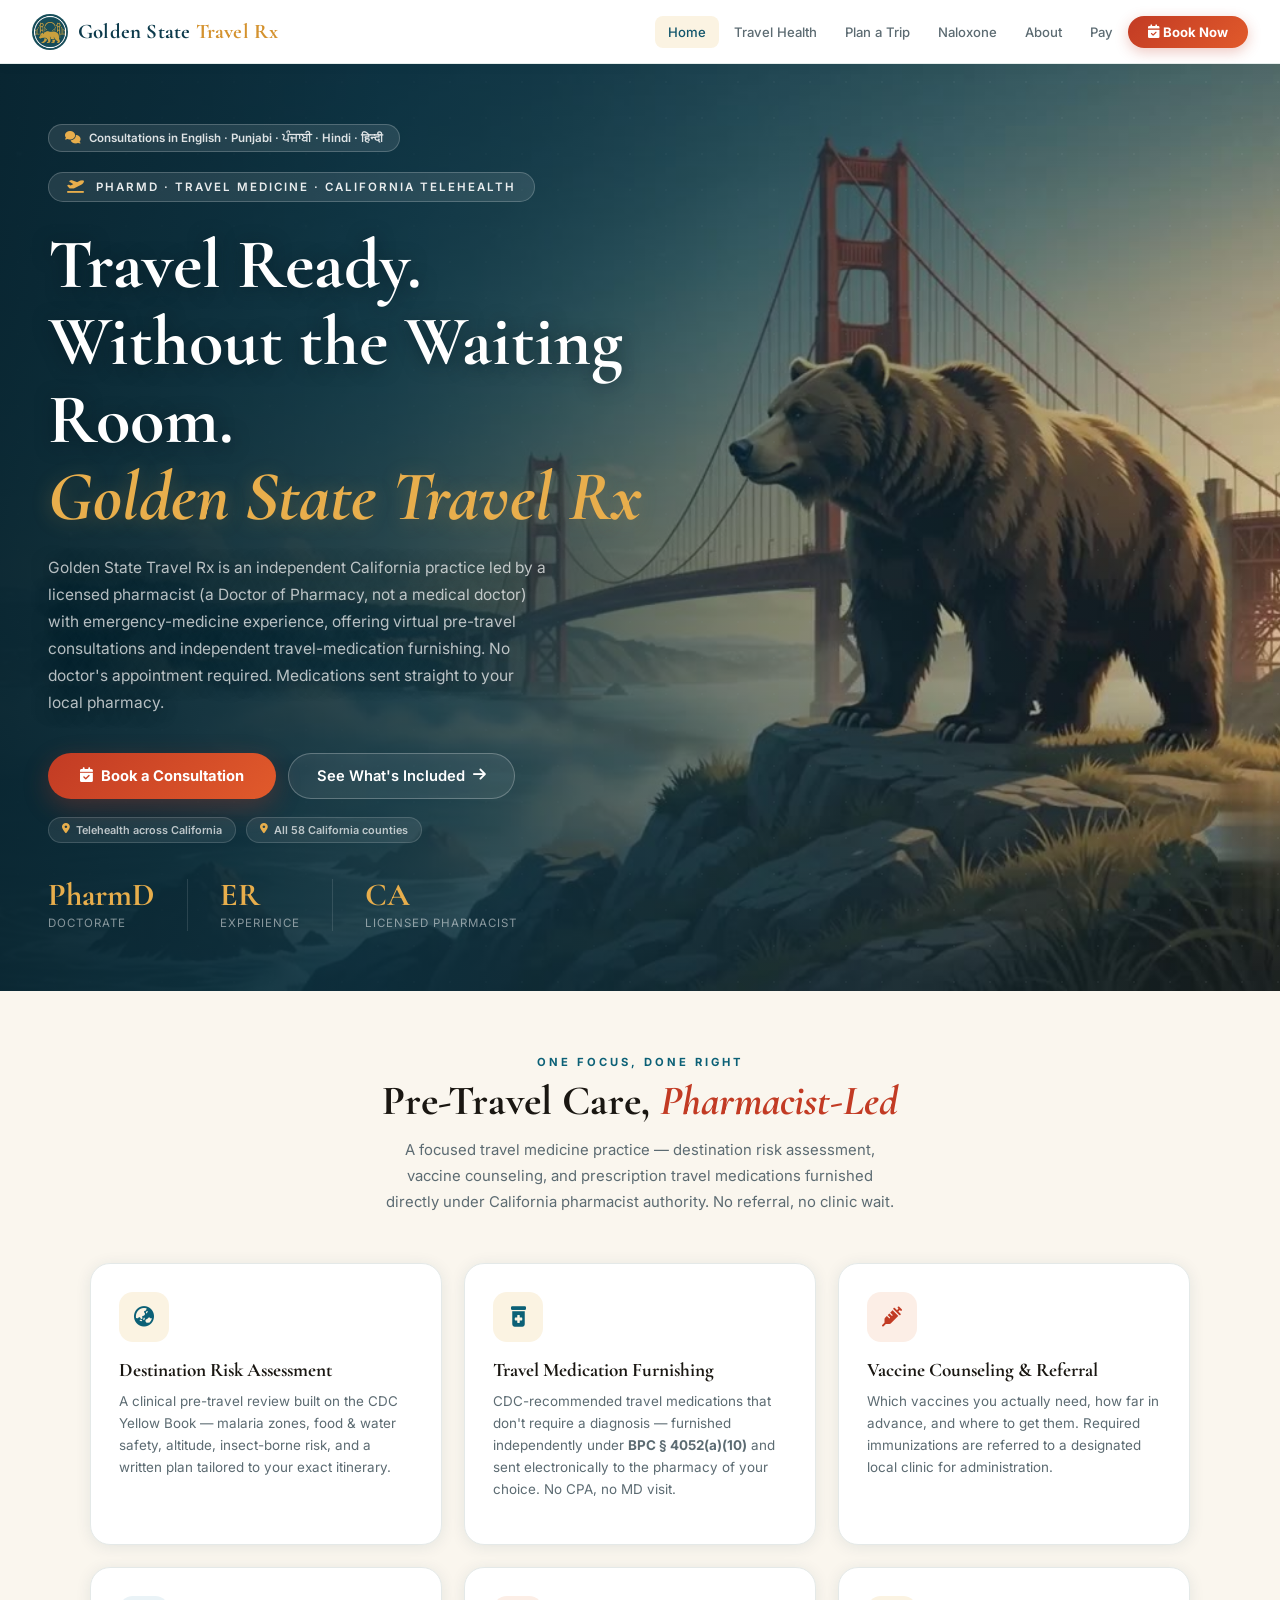
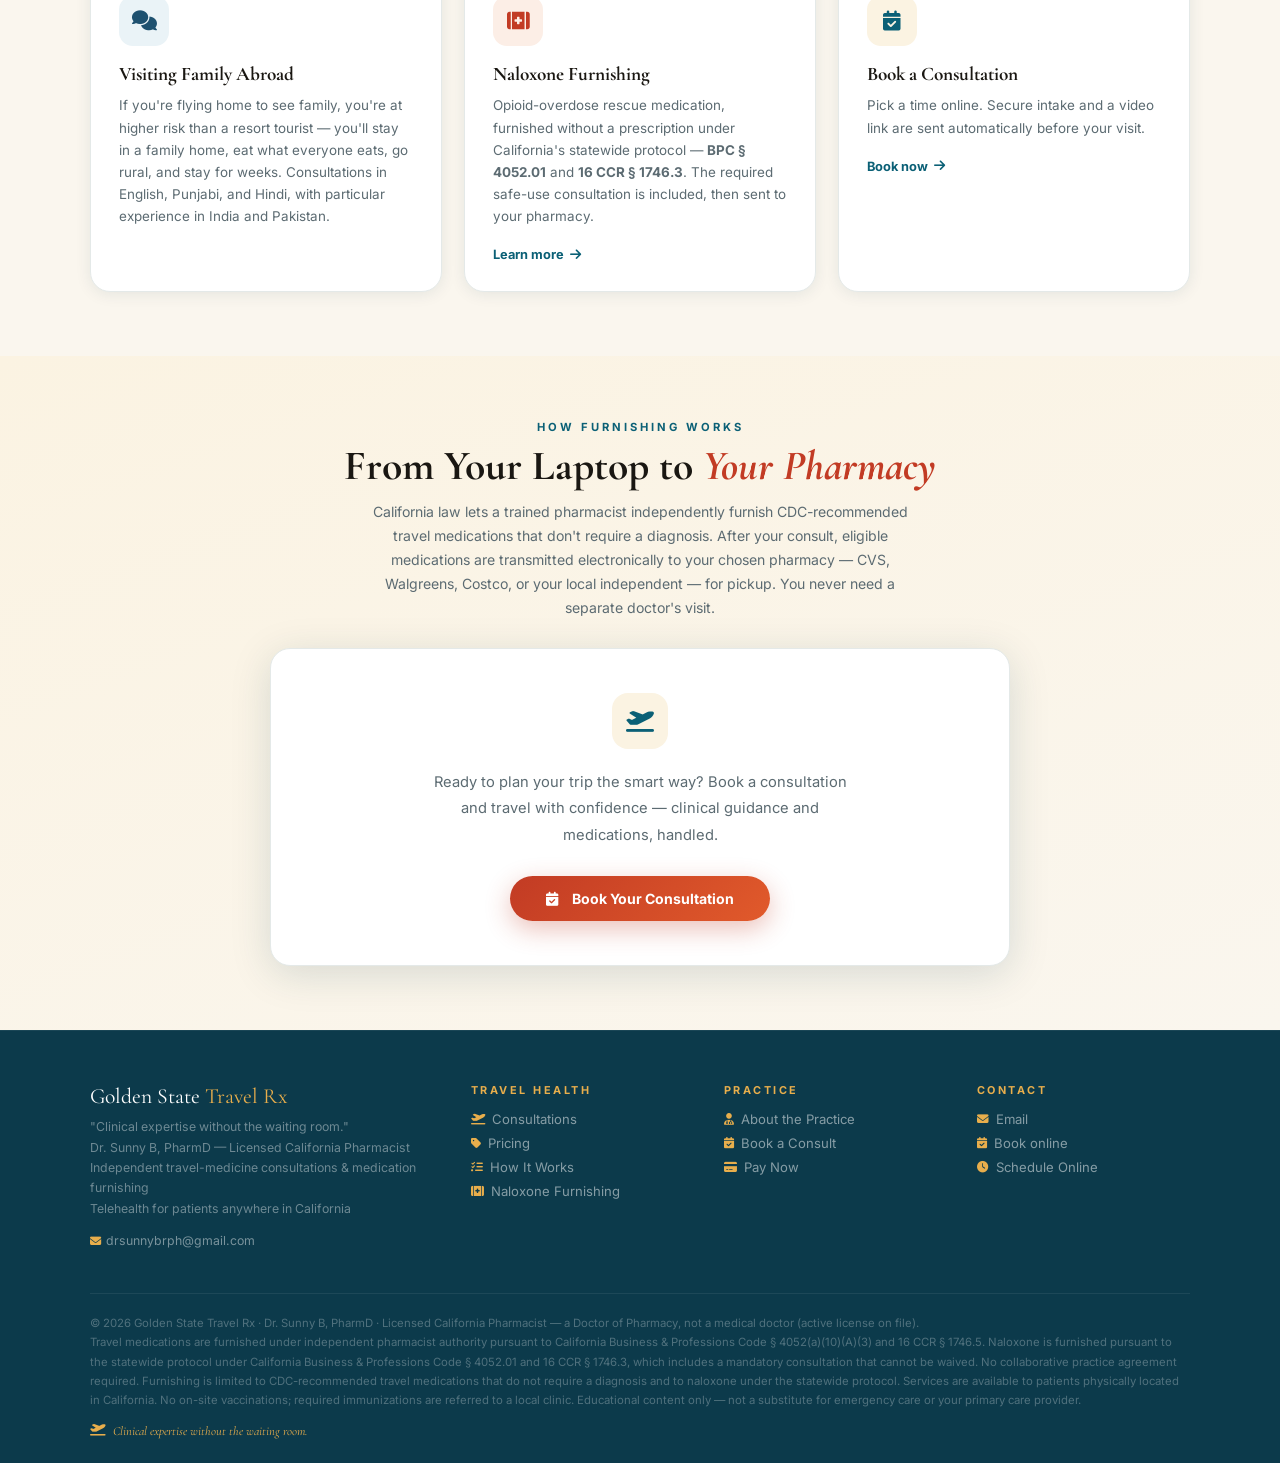
<file: index.html>
<!DOCTYPE html>
<html lang="en">
<head>
<meta charset="UTF-8"/>
<meta name="viewport" content="width=device-width, initial-scale=1.0"/>
<title>Golden State Travel Rx | PharmD Travel Medicine Consultations & Furnishing | California Telehealth</title>
<meta name="description" content="Golden State Travel Rx — independent California travel-health practice offering virtual pre-travel health consultations, independent travel-medication furnishing under BPC § 4052(a)(10), and naloxone furnishing under BPC § 4052.01. Telehealth for patients anywhere in California. English, Punjabi, Hindi."/>
<meta name="keywords" content="travel health pharmacist California, travel medicine consult California, malaria prophylaxis pharmacist, travel medication furnishing California, naloxone furnishing pharmacist California, Punjabi travel health pharmacist, Golden State Travel Rx"/>
<meta property="og:title" content="Golden State Travel Rx | California Travel Medicine Pharmacist"/>
<meta property="og:description" content="Virtual pre-travel consultations and independent travel-medication furnishing from a licensed California PharmD. Telehealth across California."/>
<meta property="og:type" content="website"/>
<meta property="og:url" content="https://goldenstatetravelrx.com/"/>
<link rel="canonical" href="https://goldenstatetravelrx.com/"/>
<link href="https://fonts.googleapis.com/css2?family=Cormorant+Garamond:ital,wght@0,400;0,600;0,700;1,400;1,600&family=Inter:wght@300;400;500;600;700&display=swap" rel="stylesheet"/>
<link href="https://cdnjs.cloudflare.com/ajax/libs/font-awesome/6.5.0/css/all.min.css" rel="stylesheet"/>
<link rel="icon" href="favicon.ico" sizes="any"/>
<link rel="icon" type="image/png" sizes="32x32" href="favicon-32.png"/>
<link rel="apple-touch-icon" href="apple-touch-icon.png"/>
<meta property="og:image" content="https://goldenstatetravelrx.com/og-card.jpg"/>
<meta name="twitter:card" content="summary_large_image"/>
<link rel="stylesheet" href="styles.css"/>
</head>
<body>

<nav class="navbar">
  <a class="nav-brand" href="index.html">
    <div class="nav-brand-icon"><img src="emblem-512.png" alt="Golden State Travel Rx emblem"/></div>
    <div class="nav-brand-text">Golden State <span>Travel Rx</span></div>
  </a>
  <ul class="nav-menu" id="navMenu">
    <li class="nav-item"><a class="nav-link" href="index.html" data-nav="home">Home</a></li>
    <li class="nav-item"><a class="nav-link" href="travel-health.html" data-nav="travel">Travel Health</a></li>
    <li class="nav-item"><a class="nav-link" href="plan.html" data-nav="plan">Plan a Trip</a></li>
    <li class="nav-item"><a class="nav-link" href="naloxone.html" data-nav="naloxone">Naloxone</a></li>
    <li class="nav-item"><a class="nav-link" href="about.html" data-nav="about">About</a></li>
    <li class="nav-item"><a class="nav-link" href="pay.html" data-nav="pay">Pay</a></li>
    <li class="nav-item"><a class="nav-link nav-cta" href="book.html" data-nav="book"><i class="fa-solid fa-calendar-check"></i> Book Now</a></li>
  </ul>
  <button class="hamburger" onclick="toggleMobileMenu()" id="hamburger" aria-label="Toggle menu">☰</button>
</nav>

<main>
  <div class="hero"><video class="hero-video" autoplay muted loop playsinline preload="auto" poster="hero-poster.jpg"><source src="hero.mp4" type="video/mp4"/></video><div class="hero-scrim"></div>
    <div class="hero-dots"></div><div class="hero-glow"></div><div class="hero-glow2"></div><div class="hero-fog" aria-hidden="true"></div><div class="hero-bridge" aria-hidden="true"><svg class="ggb" viewBox="0 0 1440 300" preserveAspectRatio="xMidYMax slice" xmlns="http://www.w3.org/2000/svg" aria-hidden="true">
<defs>
  <linearGradient id="ggo" x1="0" y1="0" x2="0" y2="1">
    <stop offset="0" stop-color="#E9663A"/><stop offset="1" stop-color="#B4331F"/>
  </linearGradient>
</defs>
<g stroke="url(#ggo)" fill="none" stroke-linecap="round">
  <!-- deck -->
  <line x1="0" y1="250" x2="1440" y2="250" stroke-width="5"/>
  <line x1="0" y1="258" x2="1440" y2="258" stroke-width="2" opacity=".55"/>
  <!-- main cables -->
  <path d="M0,250 Q210,150 380,52 Q720,300 1060,52 Q1230,150 1440,250" stroke-width="4"/>
  <!-- suspenders -->
  <g stroke-width="1.6" opacity=".8"><line x1="404" y1="70" x2="404" y2="250"/><line x1="438" y1="93" x2="438" y2="250"/><line x1="472" y1="113" x2="472" y2="250"/><line x1="506" y1="130" x2="506" y2="250"/><line x1="540" y1="146" x2="540" y2="250"/><line x1="574" y1="158" x2="574" y2="250"/><line x1="608" y1="168" x2="608" y2="250"/><line x1="642" y1="175" x2="642" y2="250"/><line x1="676" y1="180" x2="676" y2="250"/><line x1="710" y1="182" x2="710" y2="250"/><line x1="744" y1="181" x2="744" y2="250"/><line x1="778" y1="178" x2="778" y2="250"/><line x1="812" y1="172" x2="812" y2="250"/><line x1="846" y1="164" x2="846" y2="250"/><line x1="880" y1="153" x2="880" y2="250"/><line x1="914" y1="140" x2="914" y2="250"/><line x1="948" y1="124" x2="948" y2="250"/><line x1="982" y1="105" x2="982" y2="250"/><line x1="1016" y1="83" x2="1016" y2="250"/><line x1="40" y1="229" x2="40" y2="250"/><line x1="80" y1="208" x2="80" y2="250"/><line x1="120" y1="187" x2="120" y2="250"/><line x1="160" y1="167" x2="160" y2="250"/><line x1="200" y1="146" x2="200" y2="250"/><line x1="240" y1="125" x2="240" y2="250"/><line x1="280" y1="104" x2="280" y2="250"/><line x1="320" y1="83" x2="320" y2="250"/><line x1="360" y1="62" x2="360" y2="250"/><line x1="1068" y1="56" x2="1068" y2="250"/><line x1="1108" y1="77" x2="1108" y2="250"/><line x1="1148" y1="98" x2="1148" y2="250"/><line x1="1188" y1="119" x2="1188" y2="250"/><line x1="1228" y1="140" x2="1228" y2="250"/><line x1="1268" y1="160" x2="1268" y2="250"/><line x1="1308" y1="181" x2="1308" y2="250"/><line x1="1348" y1="202" x2="1348" y2="250"/><line x1="1388" y1="223" x2="1388" y2="250"/></g>
  <!-- towers -->
  <g stroke-width="7">
    <line x1="380" y1="8" x2="380" y2="300"/>
    <line x1="1060" y1="8" x2="1060" y2="300"/>
  </g>
  <g stroke-width="4" opacity=".9">
    <line x1="360" y1="8" x2="360" y2="300"/><line x1="400" y1="8" x2="400" y2="300"/>
    <line x1="1040" y1="8" x2="1040" y2="300"/><line x1="1080" y1="8" x2="1080" y2="300"/>
    <!-- tower crossbeams -->
    <line x1="356" y1="70" x2="404" y2="70"/><line x1="356" y1="130" x2="404" y2="130"/><line x1="356" y1="200" x2="404" y2="200"/>
    <line x1="1036" y1="70" x2="1084" y2="70"/><line x1="1036" y1="130" x2="1084" y2="130"/><line x1="1036" y1="200" x2="1084" y2="200"/>
  </g>
</g>
</svg></div>
    <div class="hero-content">
      <div class="lang-badge"><i class="fa-solid fa-comments"></i> Consultations in English · Punjabi · ਪੰਜਾਬੀ · Hindi · हिन्दी</div>
      <div class="hero-eyebrow"><i class="fa-solid fa-plane-departure"></i> PharmD · Travel Medicine · California Telehealth</div>
      <h1>Travel Ready.<br/>Without the Waiting Room.<br/><em>Golden State Travel Rx</em></h1>
      <p class="hero-desc">Golden State Travel Rx is an independent California practice led by a licensed pharmacist (a Doctor of Pharmacy, not a medical doctor) with emergency-medicine experience, offering virtual pre-travel consultations and independent travel-medication furnishing. No doctor's appointment required. Medications sent straight to your local pharmacy.</p>
      <div class="hero-btns">
        <a class="btn-orange" href="book.html"><i class="fa-solid fa-calendar-check"></i> Book a Consultation</a>
        <a class="btn-ghost-white" href="travel-health.html">See What's Included <i class="fa-solid fa-arrow-right"></i></a>
      </div>
      <div class="county-row">
        <span class="county-tag"><i class="fa-solid fa-location-dot"></i> Telehealth across California</span>
        <span class="county-tag"><i class="fa-solid fa-location-dot"></i> All 58 California counties</span>
      </div>
      <div class="hero-stats" style="margin-top:36px;">
        <div class="hero-stat"><span class="hero-stat-num">PharmD</span><span class="hero-stat-label">Doctorate</span></div>
        <div class="hero-divider"></div>
        <div class="hero-stat"><span class="hero-stat-num">ER</span><span class="hero-stat-label">Experience</span></div>
        <div class="hero-divider"></div>
        <div class="hero-stat"><span class="hero-stat-num">CA</span><span class="hero-stat-label">Licensed Pharmacist</span></div>
      </div>
    </div>
  </div>

  <section style="padding:64px 40px;">
    <div class="container">
      <div class="center">
        <span class="eyebrow">One Focus, Done Right</span>
        <h2 class="section-title">Pre-Travel Care, <em>Pharmacist-Led</em></h2>
        <p class="section-sub">A focused travel medicine practice — destination risk assessment, vaccine counseling, and prescription travel medications furnished directly under California pharmacist authority. No referral, no clinic wait.</p>
      </div>
      <div class="cards-grid">
        <div class="card">
          <div class="card-icon ci-green"><i class="fa-solid fa-earth-asia"></i></div>
          <h3>Destination Risk Assessment</h3>
          <p>A clinical pre-travel review built on the CDC Yellow Book — malaria zones, food &amp; water safety, altitude, insect-borne risk, and a written plan tailored to your exact itinerary.</p>
        </div>
        <div class="card">
          <div class="card-icon ci-green"><i class="fa-solid fa-prescription-bottle-medical"></i></div>
          <h3>Travel Medication Furnishing</h3>
          <p>CDC-recommended travel medications that don't require a diagnosis — furnished independently under <strong>BPC § 4052(a)(10)</strong> and sent electronically to the pharmacy of your choice. No CPA, no MD visit.</p>
        </div>
        <div class="card">
          <div class="card-icon ci-orange"><i class="fa-solid fa-syringe"></i></div>
          <h3>Vaccine Counseling &amp; Referral</h3>
          <p>Which vaccines you actually need, how far in advance, and where to get them. Required immunizations are referred to a designated local clinic for administration.</p>
        </div>
        <div class="card">
          <div class="card-icon ci-slate"><i class="fa-solid fa-comments"></i></div>
          <h3>Visiting Family Abroad</h3>
          <p>If you're flying home to see family, you're at higher risk than a resort tourist — you'll stay in a family home, eat what everyone eats, go rural, and stay for weeks. Consultations in English, Punjabi, and Hindi, with particular experience in India and Pakistan.</p>
        </div>
        <a class="card" href="naloxone.html" style="text-decoration:none;">
          <div class="card-icon ci-orange"><i class="fa-solid fa-kit-medical"></i></div>
          <h3>Naloxone Furnishing</h3>
          <p>Opioid-overdose rescue medication, furnished without a prescription under California's statewide protocol — <strong>BPC § 4052.01</strong> and <strong>16 CCR § 1746.3</strong>. The required safe-use consultation is included, then sent to your pharmacy.</p>
          <span class="card-link">Learn more <i class="fa-solid fa-arrow-right"></i></span>
        </a>
        <a class="card" href="book.html" style="text-decoration:none;">
          <div class="card-icon ci-green"><i class="fa-solid fa-calendar-check"></i></div>
          <h3>Book a Consultation</h3>
          <p>Pick a time online. Secure intake and a video link are sent automatically before your visit.</p>
          <span class="card-link">Book now <i class="fa-solid fa-arrow-right"></i></span>
        </a>
      </div>
    </div>
  </section>

  <div class="form-section">
    <div class="container-sm">
      <div style="text-align:center;margin-bottom:28px;">
        <span class="eyebrow">How Furnishing Works</span>
        <h2 class="section-title" style="margin-bottom:8px;">From Your Laptop to <em>Your Pharmacy</em></h2>
        <p style="font-size:.88rem;color:var(--gray);line-height:1.7;max-width:560px;margin:0 auto;">California law lets a trained pharmacist independently furnish CDC-recommended travel medications that don't require a diagnosis. After your consult, eligible medications are transmitted electronically to your chosen pharmacy — CVS, Walgreens, Costco, or your local independent — for pickup. You never need a separate doctor's visit.</p>
      </div>
      <div style="background:white;border-radius:20px;box-shadow:var(--shadow2);border:1.5px solid var(--gray4);padding:44px 32px;text-align:center;">
        <div style="width:56px;height:56px;background:var(--mint);border-radius:16px;display:flex;align-items:center;justify-content:center;margin:0 auto 20px;">
          <i class="fa-solid fa-plane-departure" style="font-size:1.4rem;color:var(--emerald2);"></i>
        </div>
        <p style="font-family:'Inter',sans-serif;font-size:.92rem;color:var(--gray);line-height:1.8;margin-bottom:28px;max-width:440px;margin-left:auto;margin-right:auto;">Ready to plan your trip the smart way? Book a consultation and travel with confidence — clinical guidance and medications, handled.</p>
        <a href="book.html" class="btn-orange" style="display:inline-flex;text-decoration:none;font-size:.88rem;padding:14px 36px;">
          <i class="fa-solid fa-calendar-check"></i>&nbsp; Book Your Consultation
        </a>
      </div>
    </div>
  </div>
</main>

<footer>
  <div class="footer-inner">
    <div class="footer-grid">
      <div>
        <div class="footer-brand">Golden State <span>Travel Rx</span></div>
        <div class="footer-tagline">"Clinical expertise without the waiting room."<br/>Dr. Sunny B, PharmD — Licensed California Pharmacist<br/>Independent travel-medicine consultations &amp; medication furnishing<br/>Telehealth for patients anywhere in California</div>
        <div style="margin-top:10px;"><a href="mailto:drsunnybrph@gmail.com" style="color:rgba(255,255,255,.45);font-size:.77rem;text-decoration:none;font-family:'Inter',sans-serif;"><i class="fa-solid fa-envelope" style="font-size:.7rem;color:var(--emerald4);margin-right:5px;"></i>drsunnybrph@gmail.com</a></div>
      </div>
      <div class="footer-col"><h4>Travel Health</h4><ul>
        <li><a href="travel-health.html"><i class="fa-solid fa-plane-departure"></i>Consultations</a></li>
        <li><a href="travel-health.html#pricing"><i class="fa-solid fa-tag"></i>Pricing</a></li>
        <li><a href="travel-health.html#how"><i class="fa-solid fa-list-check"></i>How It Works</a></li>
        <li><a href="naloxone.html"><i class="fa-solid fa-kit-medical"></i>Naloxone Furnishing</a></li>
      </ul></div>
      <div class="footer-col"><h4>Practice</h4><ul>
        <li><a href="about.html"><i class="fa-solid fa-user-doctor"></i>About the Practice</a></li>
        <li><a href="book.html"><i class="fa-solid fa-calendar-check"></i>Book a Consult</a></li>
        <li><a href="pay.html"><i class="fa-solid fa-credit-card"></i>Pay Now</a></li>
      </ul></div>
      <div class="footer-col"><h4>Contact</h4><ul>
        <li><a href="mailto:drsunnybrph@gmail.com"><i class="fa-solid fa-envelope"></i>Email</a></li>
        <li><a href="book.html"><i class="fa-solid fa-calendar-check"></i>Book online</a></li>
        <li><a href="book.html"><i class="fa-solid fa-clock"></i>Schedule Online</a></li>
      </ul></div>
    </div>
    <div class="footer-bottom">
      <div>
        <div class="footer-legal">© 2026 Golden State Travel Rx · Dr. Sunny B, PharmD · Licensed California Pharmacist — a Doctor of Pharmacy, not a medical doctor (active license on file).<br/>Travel medications are furnished under independent pharmacist authority pursuant to California Business &amp; Professions Code § 4052(a)(10)(A)(3) and 16 CCR § 1746.5. Naloxone is furnished pursuant to the statewide protocol under California Business &amp; Professions Code § 4052.01 and 16 CCR § 1746.3, which includes a mandatory consultation that cannot be waived. No collaborative practice agreement required. Furnishing is limited to CDC-recommended travel medications that do not require a diagnosis and to naloxone under the statewide protocol. Services are available to patients physically located in California. No on-site vaccinations; required immunizations are referred to a local clinic. Educational content only — not a substitute for emergency care or your primary care provider.</div>
      </div>
      <div class="footer-love"><i class="fa-solid fa-plane-departure"></i> Clinical expertise without the waiting room.</div>
    </div>
  </div>
</footer>

<script src="script.js"></script>
</body>
</html>
</file>
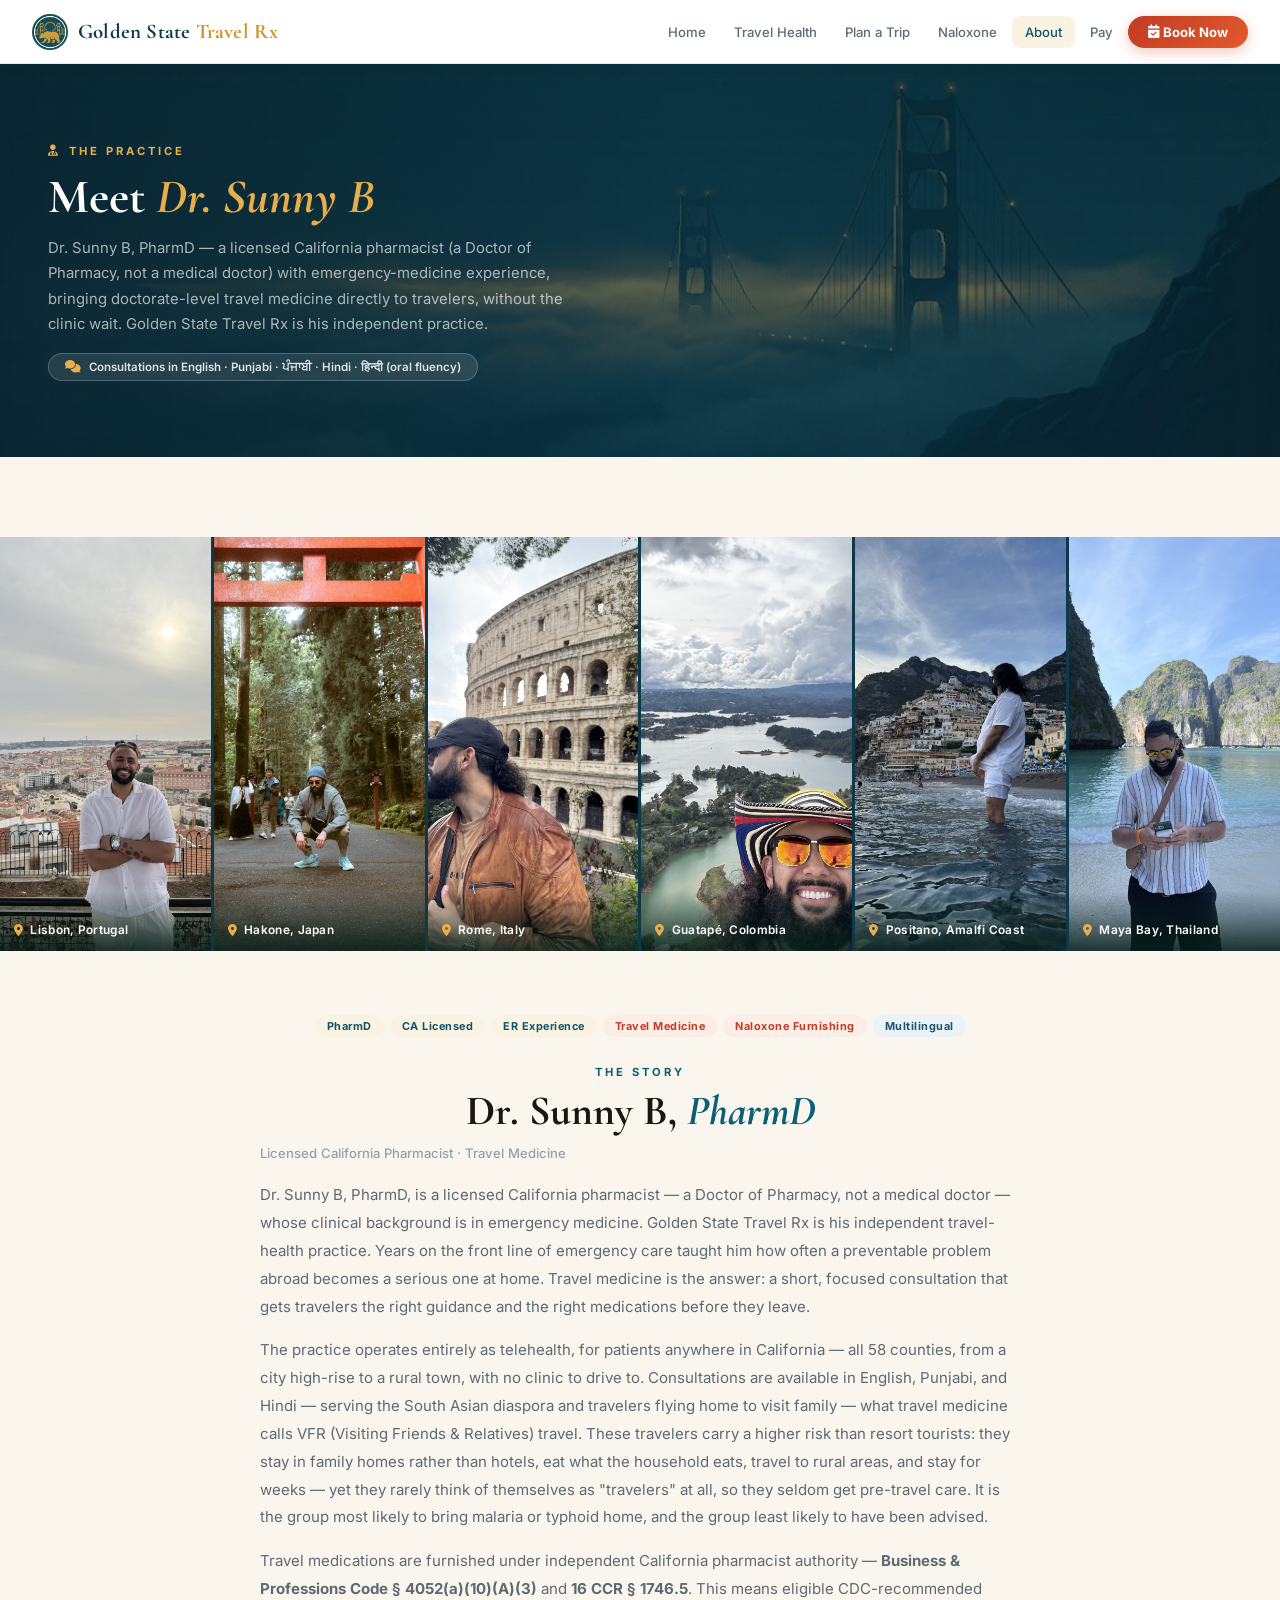
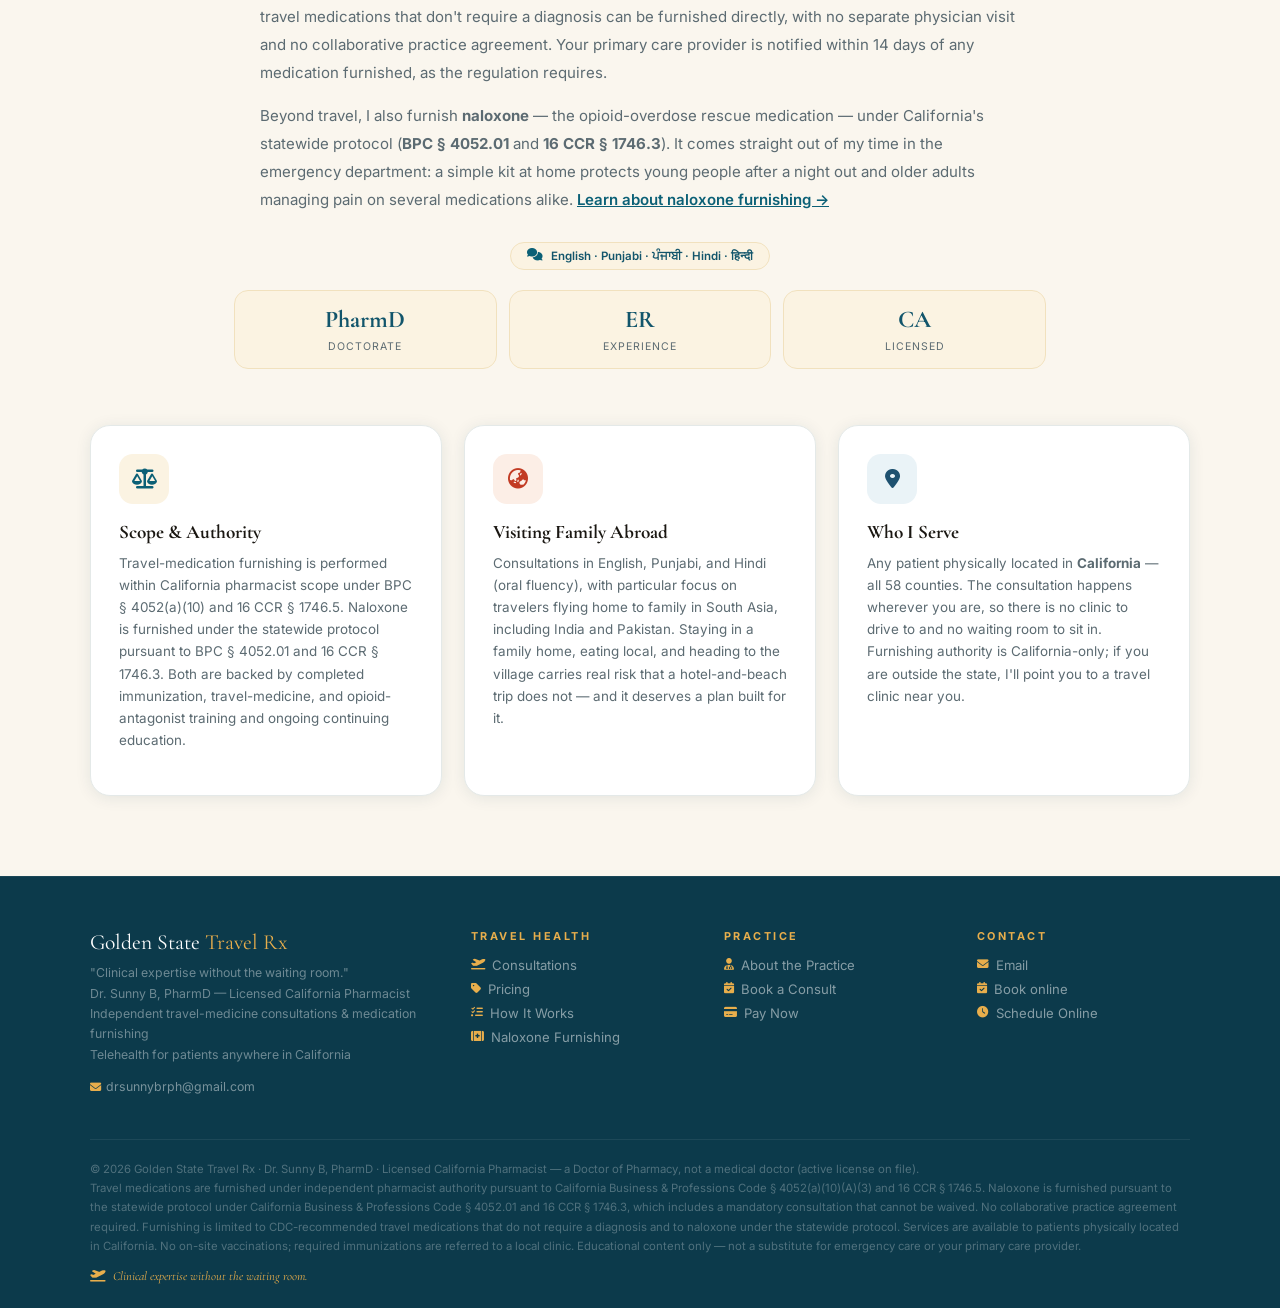
<file: about.html>
<!DOCTYPE html>
<html lang="en">
<head>
<meta charset="UTF-8"/>
<meta name="viewport" content="width=device-width, initial-scale=1.0"/>
<title>About | Golden State Travel Rx — California Travel Medicine Pharmacist</title>
<meta name="description" content="Golden State Travel Rx — an independent California travel-health practice led by Dr. Sunny B, PharmD, a licensed pharmacist with emergency-medicine experience, providing travel health consultations, travel-medication furnishing, and naloxone furnishing. Telehealth for patients anywhere in California. Consultations in English, Punjabi, and Hindi."/>
<meta name="keywords" content="Golden State Travel Rx, travel Rx California, travel medicine pharmacist California, naloxone furnishing pharmacist California, Punjabi pharmacist travel health, Hindi pharmacist telehealth, emergency medicine experience"/>
<meta property="og:title" content="About | Golden State Travel Rx"/>
<meta property="og:description" content="Licensed California pharmacist providing independent travel health consultations and medication furnishing under Golden State Travel Rx."/>
<meta property="og:type" content="website"/>
<meta property="og:url" content="https://goldenstatetravelrx.com/about.html"/>
<link rel="canonical" href="https://goldenstatetravelrx.com/about.html"/>
<link href="https://fonts.googleapis.com/css2?family=Cormorant+Garamond:ital,wght@0,400;0,600;0,700;1,400;1,600&family=Inter:wght@300;400;500;600;700&display=swap" rel="stylesheet"/>
<link href="https://cdnjs.cloudflare.com/ajax/libs/font-awesome/6.5.0/css/all.min.css" rel="stylesheet"/>
<link rel="icon" href="favicon.ico" sizes="any"/>
<link rel="icon" type="image/png" sizes="32x32" href="favicon-32.png"/>
<link rel="apple-touch-icon" href="apple-touch-icon.png"/>
<meta property="og:image" content="https://goldenstatetravelrx.com/og-card.jpg"/>
<meta name="twitter:card" content="summary_large_image"/>
<link rel="stylesheet" href="styles.css"/>
</head>
<body>

<nav class="navbar">
  <a class="nav-brand" href="index.html">
    <div class="nav-brand-icon"><img src="emblem-512.png" alt="Golden State Travel Rx emblem"/></div>
    <div class="nav-brand-text">Golden State <span>Travel Rx</span></div>
  </a>
  <ul class="nav-menu" id="navMenu">
    <li class="nav-item"><a class="nav-link" href="index.html" data-nav="home">Home</a></li>
    <li class="nav-item"><a class="nav-link" href="travel-health.html" data-nav="travel">Travel Health</a></li>
    <li class="nav-item"><a class="nav-link" href="plan.html" data-nav="plan">Plan a Trip</a></li>
    <li class="nav-item"><a class="nav-link" href="naloxone.html" data-nav="naloxone">Naloxone</a></li>
    <li class="nav-item"><a class="nav-link" href="about.html" data-nav="about">About</a></li>
    <li class="nav-item"><a class="nav-link" href="pay.html" data-nav="pay">Pay</a></li>
    <li class="nav-item"><a class="nav-link nav-cta" href="book.html" data-nav="book"><i class="fa-solid fa-calendar-check"></i> Book Now</a></li>
  </ul>
  <button class="hamburger" onclick="toggleMobileMenu()" id="hamburger" aria-label="Toggle menu">☰</button>
</nav>

<main>
  <div class="page-hero">
    <div class="page-hero-inner">
      <span class="eyebrow"><i class="fa-solid fa-user-doctor"></i> The Practice</span>
      <h1>Meet <em>Dr. Sunny B</em></h1>
      <p>Dr. Sunny B, PharmD — a licensed California pharmacist (a Doctor of Pharmacy, not a medical doctor) with emergency-medicine experience, bringing doctorate-level travel medicine directly to travelers, without the clinic wait. Golden State Travel Rx is his independent practice.</p>
      <div class="lang-badge" style="margin-top:16px;"><i class="fa-solid fa-comments"></i> Consultations in English · Punjabi · ਪੰਜਾਬੀ · Hindi · हिन्दी (oral fluency)</div>
    </div>
  </div>

  <section>
    <div class="container">
      <div class="about-gallery" id="aboutGallery"></div>
      <div class="about-story">
        <div class="about-story-inner">
          <div class="cred-badges">
            <span class="badge b-green">PharmD</span>
            <span class="badge b-green">CA Licensed</span>
            <span class="badge b-green">ER Experience</span>
            <span class="badge b-orange">Travel Medicine</span>
            <span class="badge b-orange">Naloxone Furnishing</span>
            <span class="badge b-slate">Multilingual</span>
          </div>
          <span class="eyebrow">The Story</span>
          <h2 class="section-title" style="margin-bottom:4px;">Dr. Sunny B, <em>PharmD</em></h2>
          <p style="font-size:.82rem;color:var(--gray2);margin-bottom:16px;font-weight:500;">Licensed California Pharmacist · Travel Medicine</p>
          <p>Dr. Sunny B, PharmD, is a licensed California pharmacist — a Doctor of Pharmacy, not a medical doctor — whose clinical background is in emergency medicine. Golden State Travel Rx is his independent travel-health practice. Years on the front line of emergency care taught him how often a preventable problem abroad becomes a serious one at home. Travel medicine is the answer: a short, focused consultation that gets travelers the right guidance and the right medications before they leave.</p>
          <p>The practice operates entirely as telehealth, for patients anywhere in California — all 58 counties, from a city high-rise to a rural town, with no clinic to drive to. Consultations are available in English, Punjabi, and Hindi — serving the South Asian diaspora and travelers flying home to visit family — what travel medicine calls VFR (Visiting Friends &amp; Relatives) travel. These travelers carry a higher risk than resort tourists: they stay in family homes rather than hotels, eat what the household eats, travel to rural areas, and stay for weeks — yet they rarely think of themselves as "travelers" at all, so they seldom get pre-travel care. It is the group most likely to bring malaria or typhoid home, and the group least likely to have been advised.</p>
          <p>Travel medications are furnished under independent California pharmacist authority — <strong>Business &amp; Professions Code § 4052(a)(10)(A)(3)</strong> and <strong>16 CCR § 1746.5</strong>. This means eligible CDC-recommended travel medications that don't require a diagnosis can be furnished directly, with no separate physician visit and no collaborative practice agreement. Your primary care provider is notified within 14 days of any medication furnished, as the regulation requires.</p>
          <p>Beyond travel, I also furnish <strong>naloxone</strong> &mdash; the opioid-overdose rescue medication &mdash; under California's statewide protocol (<strong>BPC § 4052.01</strong> and <strong>16 CCR § 1746.3</strong>). It comes straight out of my time in the emergency department: a simple kit at home protects young people after a night out and older adults managing pain on several medications alike. <a href="naloxone.html" style="color:var(--emerald2);font-weight:600;">Learn about naloxone furnishing &rarr;</a></p>
          <div class="lang-badge-light"><i class="fa-solid fa-comments"></i> English · Punjabi · ਪੰਜਾਬੀ · Hindi · हिन्दी</div>
          <div class="about-stats" style="margin-top:20px;">
            <div class="astat"><span class="astat-num">PharmD</span><span class="astat-label">Doctorate</span></div>
            <div class="astat"><span class="astat-num">ER</span><span class="astat-label">Experience</span></div>
            <div class="astat"><span class="astat-num">CA</span><span class="astat-label">Licensed</span></div>
          </div>
        </div>
      </div>

      <div style="margin-top:56px;">
        <div class="cards-grid">
          <div class="card"><div class="card-icon ci-green"><i class="fa-solid fa-scale-balanced"></i></div><h3>Scope &amp; Authority</h3><p>Travel-medication furnishing is performed within California pharmacist scope under BPC § 4052(a)(10) and 16 CCR § 1746.5. Naloxone is furnished under the statewide protocol pursuant to BPC § 4052.01 and 16 CCR § 1746.3. Both are backed by completed immunization, travel-medicine, and opioid-antagonist training and ongoing continuing education.</p></div>
          <div class="card"><div class="card-icon ci-orange"><i class="fa-solid fa-earth-asia"></i></div><h3>Visiting Family Abroad</h3><p>Consultations in English, Punjabi, and Hindi (oral fluency), with particular focus on travelers flying home to family in South Asia, including India and Pakistan. Staying in a family home, eating local, and heading to the village carries real risk that a hotel-and-beach trip does not — and it deserves a plan built for it.</p></div>
          <div class="card"><div class="card-icon ci-slate"><i class="fa-solid fa-location-dot"></i></div><h3>Who I Serve</h3><p>Any patient physically located in <strong>California</strong> — all 58 counties. The consultation happens wherever you are, so there is no clinic to drive to and no waiting room to sit in. Furnishing authority is California-only; if you are outside the state, I'll point you to a travel clinic near you.</p></div>
        </div>
      </div>
    </div>
  </section>
</main>

<footer>
  <div class="footer-inner">
    <div class="footer-grid">
      <div>
        <div class="footer-brand">Golden State <span>Travel Rx</span></div>
        <div class="footer-tagline">"Clinical expertise without the waiting room."<br/>Dr. Sunny B, PharmD — Licensed California Pharmacist<br/>Independent travel-medicine consultations &amp; medication furnishing<br/>Telehealth for patients anywhere in California</div>
        <div style="margin-top:10px;"><a href="mailto:drsunnybrph@gmail.com" style="color:rgba(255,255,255,.45);font-size:.77rem;text-decoration:none;font-family:'Inter',sans-serif;"><i class="fa-solid fa-envelope" style="font-size:.7rem;color:var(--emerald4);margin-right:5px;"></i>drsunnybrph@gmail.com</a></div>
      </div>
      <div class="footer-col"><h4>Travel Health</h4><ul>
        <li><a href="travel-health.html"><i class="fa-solid fa-plane-departure"></i>Consultations</a></li>
        <li><a href="travel-health.html#pricing"><i class="fa-solid fa-tag"></i>Pricing</a></li>
        <li><a href="travel-health.html#how"><i class="fa-solid fa-list-check"></i>How It Works</a></li>
        <li><a href="naloxone.html"><i class="fa-solid fa-kit-medical"></i>Naloxone Furnishing</a></li>
      </ul></div>
      <div class="footer-col"><h4>Practice</h4><ul>
        <li><a href="about.html"><i class="fa-solid fa-user-doctor"></i>About the Practice</a></li>
        <li><a href="book.html"><i class="fa-solid fa-calendar-check"></i>Book a Consult</a></li>
        <li><a href="pay.html"><i class="fa-solid fa-credit-card"></i>Pay Now</a></li>
      </ul></div>
      <div class="footer-col"><h4>Contact</h4><ul>
        <li><a href="mailto:drsunnybrph@gmail.com"><i class="fa-solid fa-envelope"></i>Email</a></li>
        <li><a href="book.html"><i class="fa-solid fa-calendar-check"></i>Book online</a></li>
        <li><a href="book.html"><i class="fa-solid fa-clock"></i>Schedule Online</a></li>
      </ul></div>
    </div>
    <div class="footer-bottom">
      <div>
        <div class="footer-legal">© 2026 Golden State Travel Rx · Dr. Sunny B, PharmD · Licensed California Pharmacist — a Doctor of Pharmacy, not a medical doctor (active license on file).<br/>Travel medications are furnished under independent pharmacist authority pursuant to California Business &amp; Professions Code § 4052(a)(10)(A)(3) and 16 CCR § 1746.5. Naloxone is furnished pursuant to the statewide protocol under California Business &amp; Professions Code § 4052.01 and 16 CCR § 1746.3, which includes a mandatory consultation that cannot be waived. No collaborative practice agreement required. Furnishing is limited to CDC-recommended travel medications that do not require a diagnosis and to naloxone under the statewide protocol. Services are available to patients physically located in California. No on-site vaccinations; required immunizations are referred to a local clinic. Educational content only — not a substitute for emergency care or your primary care provider.</div>
      </div>
      <div class="footer-love"><i class="fa-solid fa-plane-departure"></i> Clinical expertise without the waiting room.</div>
    </div>
  </div>
</footer>

<script src="script.js"></script>
</body>
</html>
</file>
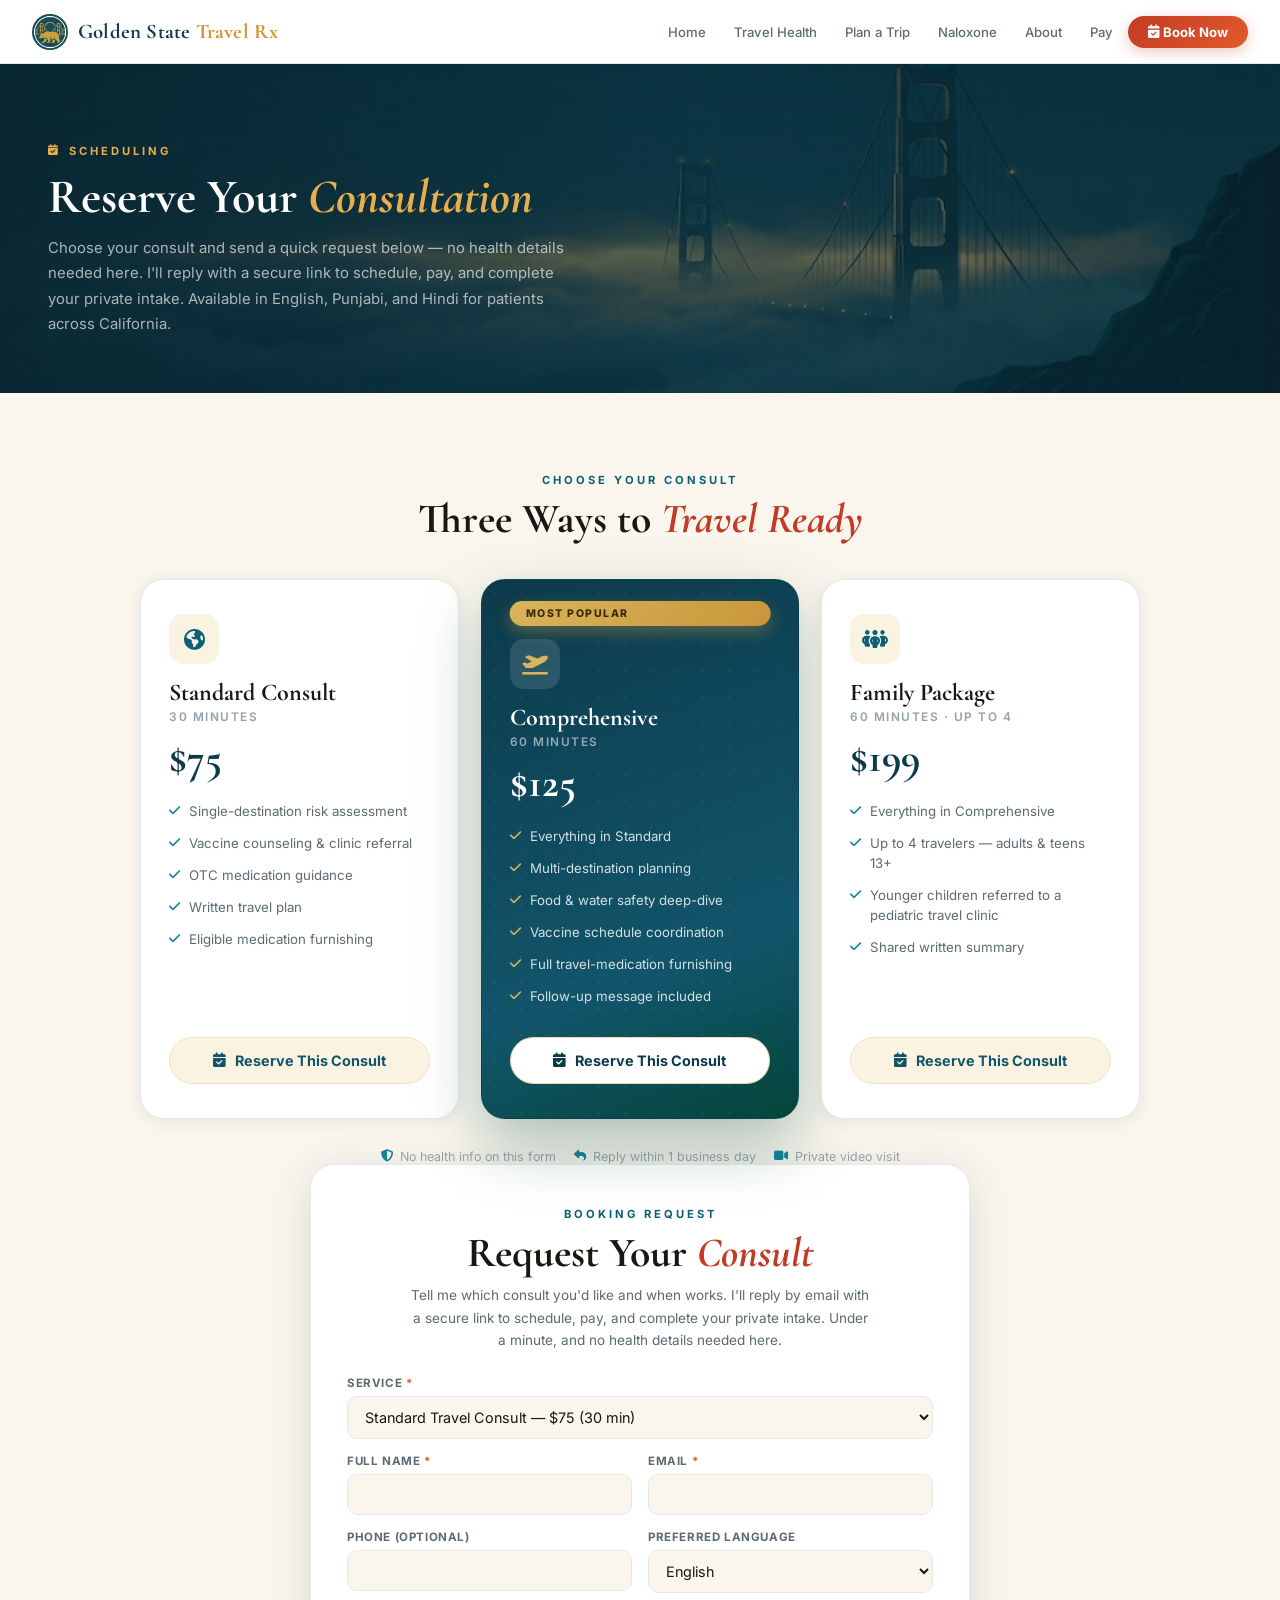
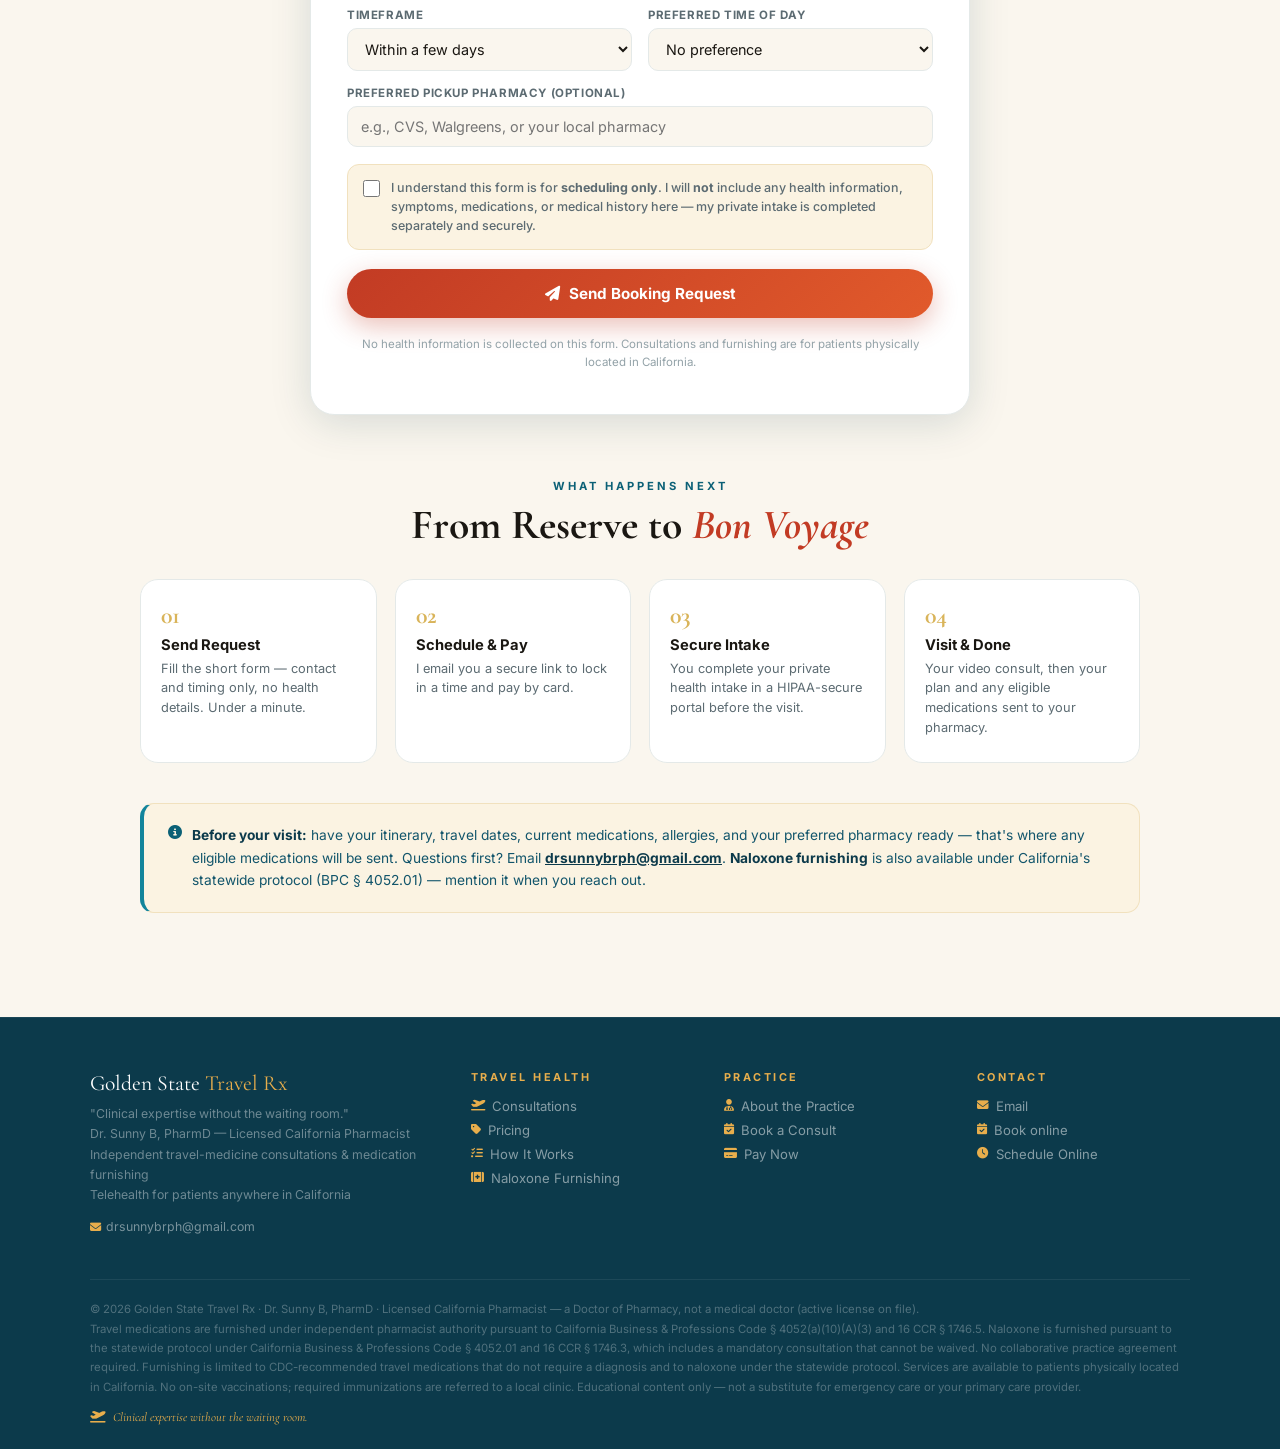
<file: book.html>
<!DOCTYPE html>
<html lang="en">
<head>
<meta charset="UTF-8"/>
<meta name="viewport" content="width=device-width, initial-scale=1.0"/>
<title>Book a Travel Health Consultation | a licensed California pharmacist | California</title>
<meta name="description" content="Request a virtual travel health or naloxone consultation with Golden State Travel Rx using a quick on-site form. Travel-medication and naloxone furnishing for patients across California."/>
<meta property="og:title" content="Book a Travel Health Consultation | a licensed California pharmacist"/>
<meta property="og:type" content="website"/>
<meta property="og:url" content="https://goldenstatetravelrx.com/book.html"/>
<link rel="canonical" href="https://goldenstatetravelrx.com/book.html"/>
<link href="https://fonts.googleapis.com/css2?family=Cormorant+Garamond:ital,wght@0,400;0,600;0,700;1,400;1,600&family=Inter:wght@300;400;500;600;700&display=swap" rel="stylesheet"/>
<link href="https://cdnjs.cloudflare.com/ajax/libs/font-awesome/6.5.0/css/all.min.css" rel="stylesheet"/>
<link rel="icon" href="favicon.ico" sizes="any"/>
<link rel="icon" type="image/png" sizes="32x32" href="favicon-32.png"/>
<link rel="apple-touch-icon" href="apple-touch-icon.png"/>
<meta property="og:image" content="https://goldenstatetravelrx.com/og-card.jpg"/>
<meta name="twitter:card" content="summary_large_image"/>
<link rel="stylesheet" href="styles.css"/>
<style>
/* ─── PREMIUM BOOKING (scoped: bk-) ─── */
.bk-wrap{max-width:1000px;margin:0 auto;}
.bk-grid{display:grid;grid-template-columns:repeat(3,1fr);gap:22px;margin-top:8px;}
@media(max-width:880px){.bk-grid{grid-template-columns:1fr;max-width:440px;margin-left:auto;margin-right:auto;}}
.bk-card{position:relative;background:#fff;border:1.5px solid var(--gray4);border-radius:24px;padding:34px 28px;
  display:flex;flex-direction:column;transition:transform .22s,box-shadow .22s,border-color .22s;box-shadow:var(--shadow);}
.bk-card:hover{transform:translateY(-5px);box-shadow:var(--shadow2);border-color:var(--mint2);}
.bk-card.feat{background:linear-gradient(160deg,var(--forest),var(--emerald) 70%,#04453a);color:#fff;border-color:transparent;box-shadow:0 26px 64px rgba(6,78,59,.32);}
.bk-card.feat::before{content:'';position:absolute;inset:0;border-radius:24px;background-image:radial-gradient(rgba(255,255,255,.05) 1px,transparent 1px);background-size:26px 26px;pointer-events:none;}
.bk-feat-badge{position:absolute;top:-13px;left:50%;transform:translateX(-50%);background:linear-gradient(135deg,#D9B45A,#C8973A);color:#3a2c08;font-size:.66rem;font-weight:800;letter-spacing:1.5px;text-transform:uppercase;padding:6px 16px;border-radius:50px;white-space:nowrap;box-shadow:0 6px 16px rgba(200,151,58,.4);z-index:3;}
.bk-card>*{position:relative;z-index:2;}
.bk-icon{width:50px;height:50px;border-radius:14px;display:flex;align-items:center;justify-content:center;font-size:1.3rem;margin-bottom:16px;background:var(--mint);color:var(--emerald2);}
.bk-card.feat .bk-icon{background:rgba(255,255,255,.12);color:#D9B45A;}
.bk-name{font-family:'Cormorant Garamond',serif;font-size:1.5rem;font-weight:700;line-height:1.1;margin-bottom:4px;}
.bk-dur{font-size:.74rem;text-transform:uppercase;letter-spacing:1.5px;color:var(--gray2);font-weight:600;margin-bottom:14px;}
.bk-card.feat .bk-dur{color:rgba(255,255,255,.55);}
.bk-price{font-family:'Cormorant Garamond',serif;font-size:2.6rem;font-weight:700;color:var(--forest);line-height:1;margin-bottom:16px;}
.bk-card.feat .bk-price{color:#fff;}
.bk-price small{font-size:.8rem;font-family:'Inter',sans-serif;color:var(--gray2);font-weight:500;}
.bk-card.feat .bk-price small{color:rgba(255,255,255,.5);}
.bk-feats{list-style:none;padding:0;margin:0 0 24px;flex:1;}
.bk-feats li{display:flex;gap:9px;align-items:flex-start;font-size:.83rem;line-height:1.5;padding:6px 0;color:var(--gray);}
.bk-card.feat .bk-feats li{color:rgba(255,255,255,.82);}
.bk-feats i{color:var(--emerald3);margin-top:3px;flex-shrink:0;font-size:.8rem;}
.bk-card.feat .bk-feats i{color:#D9B45A;}
.bk-btn{display:inline-flex;align-items:center;justify-content:center;gap:9px;width:100%;border-radius:50px;padding:14px;
  font-family:'Inter',sans-serif;font-size:.9rem;font-weight:700;text-decoration:none;cursor:pointer;transition:all .2s;
  background:var(--mint);color:var(--emerald);border:1.5px solid var(--mint2);}
.bk-btn:hover{background:var(--emerald);color:#fff;border-color:var(--emerald);}
.bk-card.feat .bk-btn{background:#fff;color:var(--forest);border:1.5px solid rgba(217,180,90,.5);}
.bk-card.feat .bk-btn:hover{background:#D9B45A;color:#3a2c08;border-color:#D9B45A;}

/* step rail */
.bk-rail{margin-top:64px;}
.bk-steps{display:grid;grid-template-columns:repeat(4,1fr);gap:18px;margin-top:28px;}
@media(max-width:780px){.bk-steps{grid-template-columns:1fr 1fr;}}
@media(max-width:460px){.bk-steps{grid-template-columns:1fr;}}
.bk-step{background:#fff;border:1.5px solid var(--gray4);border-radius:18px;padding:24px 20px;position:relative;}
.bk-step-n{font-family:'Cormorant Garamond',serif;font-size:1.5rem;font-weight:700;color:#D9B45A;line-height:1;}
.bk-step h4{font-size:.92rem;font-weight:700;color:var(--text);margin:8px 0 5px;}
.bk-step p{font-size:.8rem;color:var(--gray);line-height:1.55;}
.bk-secure{display:flex;align-items:center;justify-content:center;gap:18px;flex-wrap:wrap;margin-top:30px;color:var(--gray2);font-size:.78rem;}
.bk-secure span{display:flex;align-items:center;gap:7px;}
.bk-secure i{color:var(--emerald3);}
</style>
</head>
<body>
<nav class="navbar">
  <a class="nav-brand" href="index.html">
    <div class="nav-brand-icon"><img src="emblem-512.png" alt="Golden State Travel Rx emblem"/></div>
    <div class="nav-brand-text">Golden State <span>Travel Rx</span></div>
  </a>
  <ul class="nav-menu" id="navMenu">
    <li class="nav-item"><a class="nav-link" href="index.html" data-nav="home">Home</a></li>
    <li class="nav-item"><a class="nav-link" href="travel-health.html" data-nav="travel">Travel Health</a></li>
    <li class="nav-item"><a class="nav-link" href="plan.html" data-nav="plan">Plan a Trip</a></li>
    <li class="nav-item"><a class="nav-link" href="naloxone.html" data-nav="naloxone">Naloxone</a></li>
    <li class="nav-item"><a class="nav-link" href="about.html" data-nav="about">About</a></li>
    <li class="nav-item"><a class="nav-link" href="pay.html" data-nav="pay">Pay</a></li>
    <li class="nav-item"><a class="nav-link nav-cta" href="book.html" data-nav="book"><i class="fa-solid fa-calendar-check"></i> Book Now</a></li>
  </ul>
  <button class="hamburger" onclick="toggleMobileMenu()" id="hamburger" aria-label="Toggle menu">☰</button>
</nav>
<main>
  <div class="page-hero">
    <div class="page-hero-inner">
      <span class="eyebrow"><i class="fa-solid fa-calendar-check"></i> Scheduling</span>
      <h1>Reserve Your <em>Consultation</em></h1>
      <p>Choose your consult and send a quick request below — no health details needed here. I'll reply with a secure link to schedule, pay, and complete your private intake. Available in English, Punjabi, and Hindi for patients across California.</p>
    </div>
  </div>

  <section>
    <div class="bk-wrap">

      <div class="center" style="margin-bottom:34px;">
        <span class="eyebrow">Choose Your Consult</span>
        <h2 class="section-title">Three Ways to <em>Travel Ready</em></h2>
      </div>

      <!-- The pricing cards below jump to the on-site booking-request form (selectService).
           The form submits to your Google Sheet (set BOOKING_ENDPOINT in script.js). -->
      <div class="bk-grid">
        <div class="bk-card">
          <div class="bk-icon"><i class="fa-solid fa-earth-americas"></i></div>
          <div class="bk-name">Standard Consult</div>
          <div class="bk-dur">30 minutes</div>
          <div class="bk-price">$75</div>
          <ul class="bk-feats">
            <li><i class="fa-solid fa-check"></i>Single-destination risk assessment</li>
            <li><i class="fa-solid fa-check"></i>Vaccine counseling &amp; clinic referral</li>
            <li><i class="fa-solid fa-check"></i>OTC medication guidance</li>
            <li><i class="fa-solid fa-check"></i>Written travel plan</li>
            <li><i class="fa-solid fa-check"></i>Eligible medication furnishing</li>
          </ul>
          <a class="bk-btn" href="#bookForm" onclick="selectService('Standard Travel Consult');return false;"><i class="fa-solid fa-calendar-check"></i> Reserve This Consult</a>
        </div>

        <div class="bk-card feat">
          <div class="bk-feat-badge">Most Popular</div>
          <div class="bk-icon"><i class="fa-solid fa-plane-departure"></i></div>
          <div class="bk-name">Comprehensive</div>
          <div class="bk-dur">60 minutes</div>
          <div class="bk-price">$125</div>
          <ul class="bk-feats">
            <li><i class="fa-solid fa-check"></i>Everything in Standard</li>
            <li><i class="fa-solid fa-check"></i>Multi-destination planning</li>
            <li><i class="fa-solid fa-check"></i>Food &amp; water safety deep-dive</li>
            <li><i class="fa-solid fa-check"></i>Vaccine schedule coordination</li>
            <li><i class="fa-solid fa-check"></i>Full travel-medication furnishing</li>
            <li><i class="fa-solid fa-check"></i>Follow-up message included</li>
          </ul>
          <a class="bk-btn" href="#bookForm" onclick="selectService('Comprehensive Travel Consult');return false;"><i class="fa-solid fa-calendar-check"></i> Reserve This Consult</a>
        </div>

        <div class="bk-card">
          <div class="bk-icon"><i class="fa-solid fa-people-group"></i></div>
          <div class="bk-name">Family Package</div>
          <div class="bk-dur">60 minutes · up to 4</div>
          <div class="bk-price">$199</div>
          <ul class="bk-feats">
            <li><i class="fa-solid fa-check"></i>Everything in Comprehensive</li>
            <li><i class="fa-solid fa-check"></i>Up to 4 travelers — adults &amp; teens 13+</li>
            <li><i class="fa-solid fa-check"></i>Younger children referred to a pediatric travel clinic</li>
            <li><i class="fa-solid fa-check"></i>Shared written summary</li>
          </ul>
          <a class="bk-btn" href="#bookForm" onclick="selectService('Family Travel Package');return false;"><i class="fa-solid fa-calendar-check"></i> Reserve This Consult</a>
        </div>
      </div>

      <div class="bk-secure">
        <span><i class="fa-solid fa-shield-halved"></i> No health info on this form</span>
        <span><i class="fa-solid fa-reply"></i> Reply within 1 business day</span>
        <span><i class="fa-solid fa-video"></i> Private video visit</span>
      </div>

      <div class="bf-wrap" id="bookForm">
        <div class="bf-head">
          <span class="eyebrow">Booking Request</span>
          <h2 class="section-title" style="margin-bottom:6px;">Request Your <em>Consult</em></h2>
          <p style="font-size:.85rem;color:var(--gray);line-height:1.65;max-width:460px;margin:0 auto;">Tell me which consult you'd like and when works. I'll reply by email with a secure link to schedule, pay, and complete your private intake. Under a minute, and no health details needed here.</p>
        </div>
        <div class="bf-grid">
          <div class="bf-field full">
            <label for="bf-service">Service <span class="req">*</span></label>
            <select class="bf-select" id="bf-service" name="service" required>
              <optgroup label="Travel Health">
                <option value="Standard Travel Consult ($75, 30 min)" selected>Standard Travel Consult — $75 (30 min)</option>
                <option value="Comprehensive Travel Consult ($125, 60 min)">Comprehensive Travel Consult — $125 (60 min)</option>
                <option value="Family Travel Package ($199, up to 4)">Family Travel Package — $199 (up to 4)</option>
              </optgroup>
              <optgroup label="Naloxone Furnishing">
                <option value="Naloxone — Individual ($29, 15 min)">Naloxone — Individual — $29 (15 min)</option>
                <option value="Naloxone — Household / Caregiver ($49, up to 4)">Naloxone — Household / Caregiver — $49 (up to 4)</option>
              </optgroup>
            </select>
          </div>
          <div class="bf-field"><label for="bf-name">Full name <span class="req">*</span></label><input class="bf-input" id="bf-name" name="name" type="text" autocomplete="name" required/></div>
          <div class="bf-field"><label for="bf-email">Email <span class="req">*</span></label><input class="bf-input" id="bf-email" name="email" type="email" autocomplete="email" required/></div>
          <div class="bf-field"><label for="bf-phone">Phone (optional)</label><input class="bf-input" id="bf-phone" name="phone" type="tel" autocomplete="tel"/></div>
          <div class="bf-field"><label for="bf-lang">Preferred language</label><select class="bf-select" id="bf-lang" name="language"><option>English</option><option>Punjabi</option><option>Hindi</option></select></div>
          <div class="bf-field"><label for="bf-when">Timeframe</label><select class="bf-select" id="bf-when" name="timeframe"><option>Within a few days</option><option>Within 1 week</option><option>Within 2 weeks</option><option>Just exploring</option></select></div>
          <div class="bf-field"><label for="bf-tod">Preferred time of day</label><select class="bf-select" id="bf-tod" name="time_of_day"><option>No preference</option><option>Morning</option><option>Afternoon</option><option>Evening</option></select></div>
          <div class="bf-field full"><label for="bf-pharm">Preferred pickup pharmacy (optional)</label><input class="bf-input" id="bf-pharm" name="pharmacy" type="text" placeholder="e.g., CVS, Walgreens, or your local pharmacy"/></div>
          <div class="bf-ack">
            <input type="checkbox" id="bf-ack" name="ack"/>
            <label for="bf-ack">I understand this form is for <strong>scheduling only</strong>. I will <strong>not</strong> include any health information, symptoms, medications, or medical history here — my private intake is completed separately and securely.</label>
          </div>
          <div class="bf-status" id="bf-status"></div>
          <button class="bf-submit" type="button" onclick="submitBooking()"><i class="fa-solid fa-paper-plane"></i> Send Booking Request</button>
          <p class="bf-priv">No health information is collected on this form. Consultations and furnishing are for patients physically located in California.</p>
        </div>
      </div>

      <div class="bk-rail">
        <div class="center">
          <span class="eyebrow">What Happens Next</span>
          <h2 class="section-title">From Reserve to <em>Bon Voyage</em></h2>
        </div>
        <div class="bk-steps">
          <div class="bk-step"><div class="bk-step-n">01</div><h4>Send Request</h4><p>Fill the short form — contact and timing only, no health details. Under a minute.</p></div>
          <div class="bk-step"><div class="bk-step-n">02</div><h4>Schedule &amp; Pay</h4><p>I email you a secure link to lock in a time and pay by card.</p></div>
          <div class="bk-step"><div class="bk-step-n">03</div><h4>Secure Intake</h4><p>You complete your private health intake in a HIPAA-secure portal before the visit.</p></div>
          <div class="bk-step"><div class="bk-step-n">04</div><h4>Visit &amp; Done</h4><p>Your video consult, then your plan and any eligible medications sent to your pharmacy.</p></div>
        </div>
      </div>

      <div class="highlight-box" style="margin-top:40px;">
        <p><i class="fa-solid fa-circle-info"></i><span><strong>Before your visit:</strong> have your itinerary, travel dates, current medications, allergies, and your preferred pharmacy ready — that's where any eligible medications will be sent. Questions first? Email <a href="mailto:drsunnybrph@gmail.com" style="color:var(--forest);font-weight:700;">drsunnybrph@gmail.com</a>. <strong>Naloxone furnishing</strong> is also available under California's statewide protocol (BPC § 4052.01) — mention it when you reach out.</span></p>
      </div>

    </div>
  </section>
</main>

<footer>
  <div class="footer-inner">
    <div class="footer-grid">
      <div>
        <div class="footer-brand">Golden State <span>Travel Rx</span></div>
        <div class="footer-tagline">"Clinical expertise without the waiting room."<br/>Dr. Sunny B, PharmD — Licensed California Pharmacist<br/>Independent travel-medicine consultations &amp; medication furnishing<br/>Telehealth for patients anywhere in California</div>
        <div style="margin-top:10px;"><a href="mailto:drsunnybrph@gmail.com" style="color:rgba(255,255,255,.45);font-size:.77rem;text-decoration:none;font-family:'Inter',sans-serif;"><i class="fa-solid fa-envelope" style="font-size:.7rem;color:var(--emerald4);margin-right:5px;"></i>drsunnybrph@gmail.com</a></div>
      </div>
      <div class="footer-col"><h4>Travel Health</h4><ul>
        <li><a href="travel-health.html"><i class="fa-solid fa-plane-departure"></i>Consultations</a></li>
        <li><a href="travel-health.html#pricing"><i class="fa-solid fa-tag"></i>Pricing</a></li>
        <li><a href="travel-health.html#how"><i class="fa-solid fa-list-check"></i>How It Works</a></li>
        <li><a href="naloxone.html"><i class="fa-solid fa-kit-medical"></i>Naloxone Furnishing</a></li>
      </ul></div>
      <div class="footer-col"><h4>Practice</h4><ul>
        <li><a href="about.html"><i class="fa-solid fa-user-doctor"></i>About the Practice</a></li>
        <li><a href="book.html"><i class="fa-solid fa-calendar-check"></i>Book a Consult</a></li>
        <li><a href="pay.html"><i class="fa-solid fa-credit-card"></i>Pay Now</a></li>
      </ul></div>
      <div class="footer-col"><h4>Contact</h4><ul>
        <li><a href="mailto:drsunnybrph@gmail.com"><i class="fa-solid fa-envelope"></i>Email</a></li>
        <li><a href="book.html"><i class="fa-solid fa-calendar-check"></i>Book online</a></li>
        <li><a href="book.html"><i class="fa-solid fa-clock"></i>Schedule Online</a></li>
      </ul></div>
    </div>
    <div class="footer-bottom">
      <div>
        <div class="footer-legal">© 2026 Golden State Travel Rx · Dr. Sunny B, PharmD · Licensed California Pharmacist — a Doctor of Pharmacy, not a medical doctor (active license on file).<br/>Travel medications are furnished under independent pharmacist authority pursuant to California Business &amp; Professions Code § 4052(a)(10)(A)(3) and 16 CCR § 1746.5. Naloxone is furnished pursuant to the statewide protocol under California Business &amp; Professions Code § 4052.01 and 16 CCR § 1746.3, which includes a mandatory consultation that cannot be waived. No collaborative practice agreement required. Furnishing is limited to CDC-recommended travel medications that do not require a diagnosis and to naloxone under the statewide protocol. Services are available to patients physically located in California. No on-site vaccinations; required immunizations are referred to a local clinic. Educational content only — not a substitute for emergency care or your primary care provider.</div>
      </div>
      <div class="footer-love"><i class="fa-solid fa-plane-departure"></i> Clinical expertise without the waiting room.</div>
    </div>
  </div>
</footer>
<script src="script.js"></script>
</body>
</html>
</file>
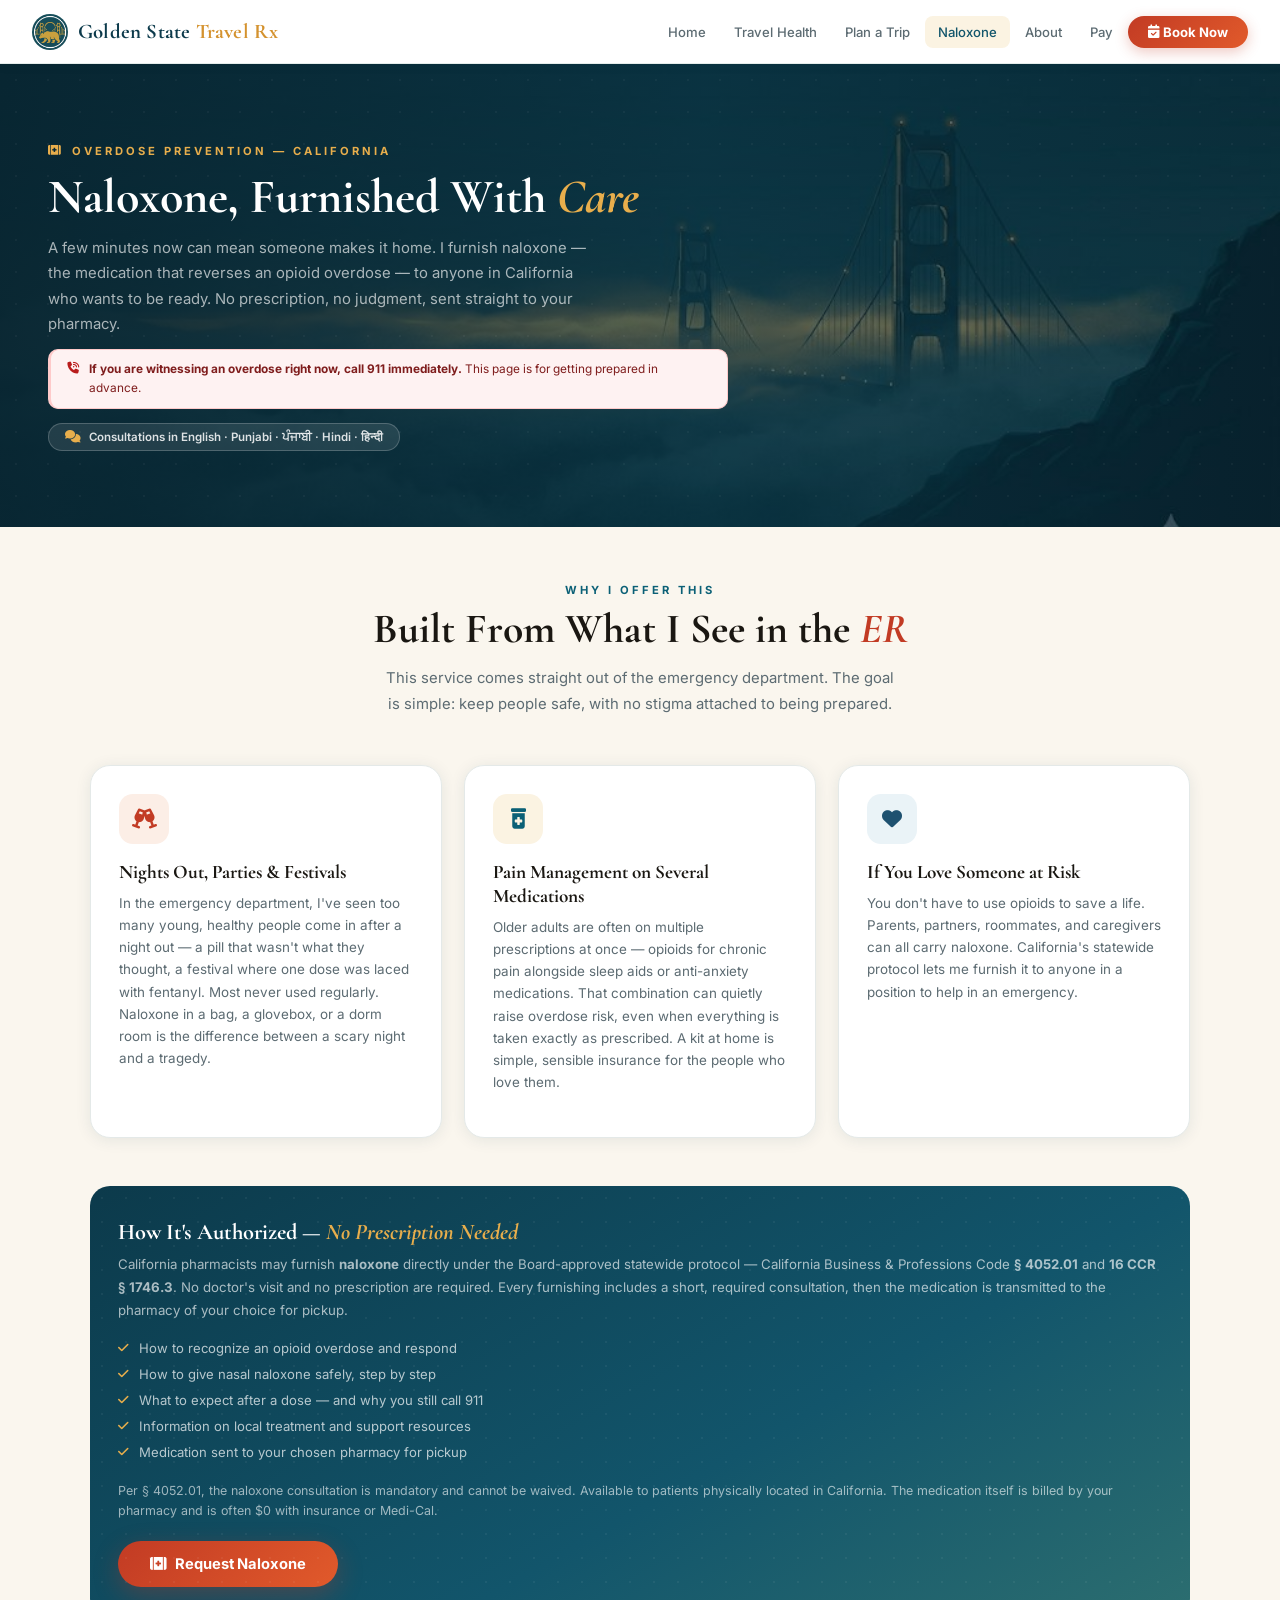
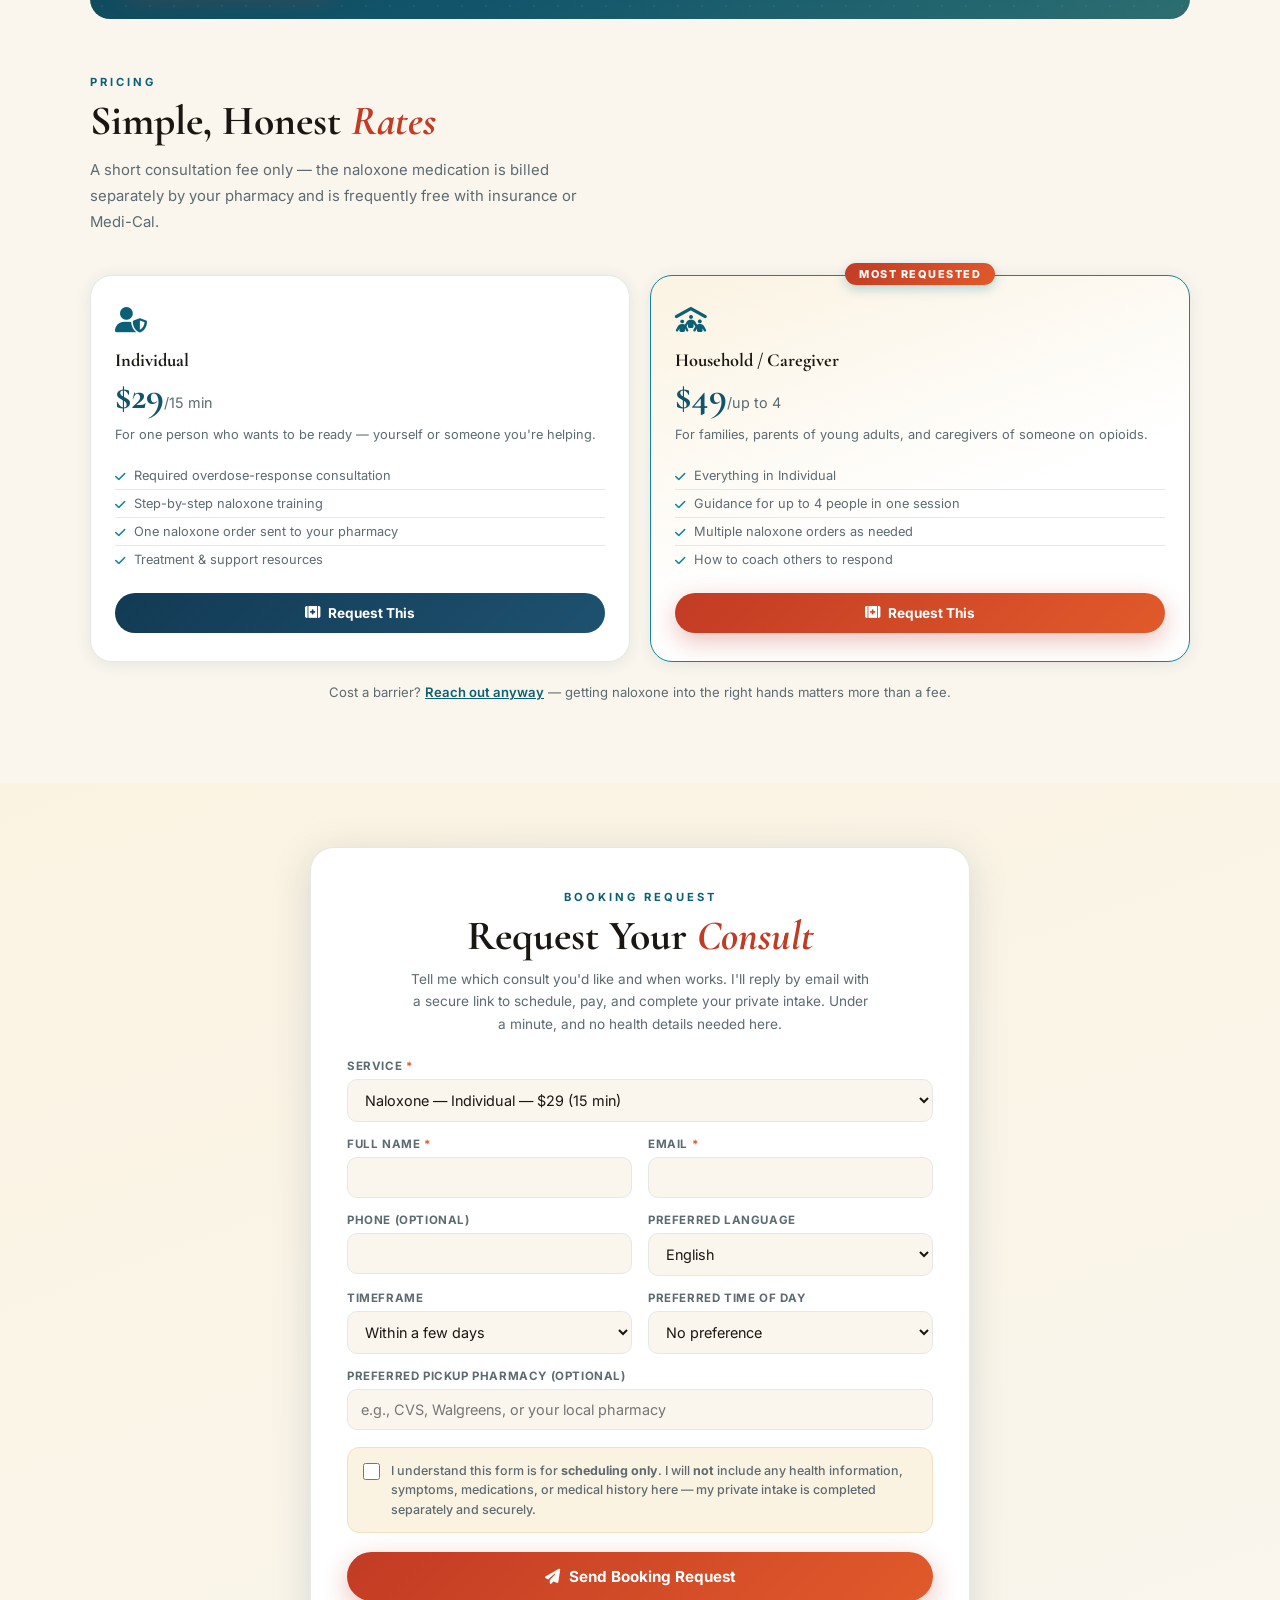
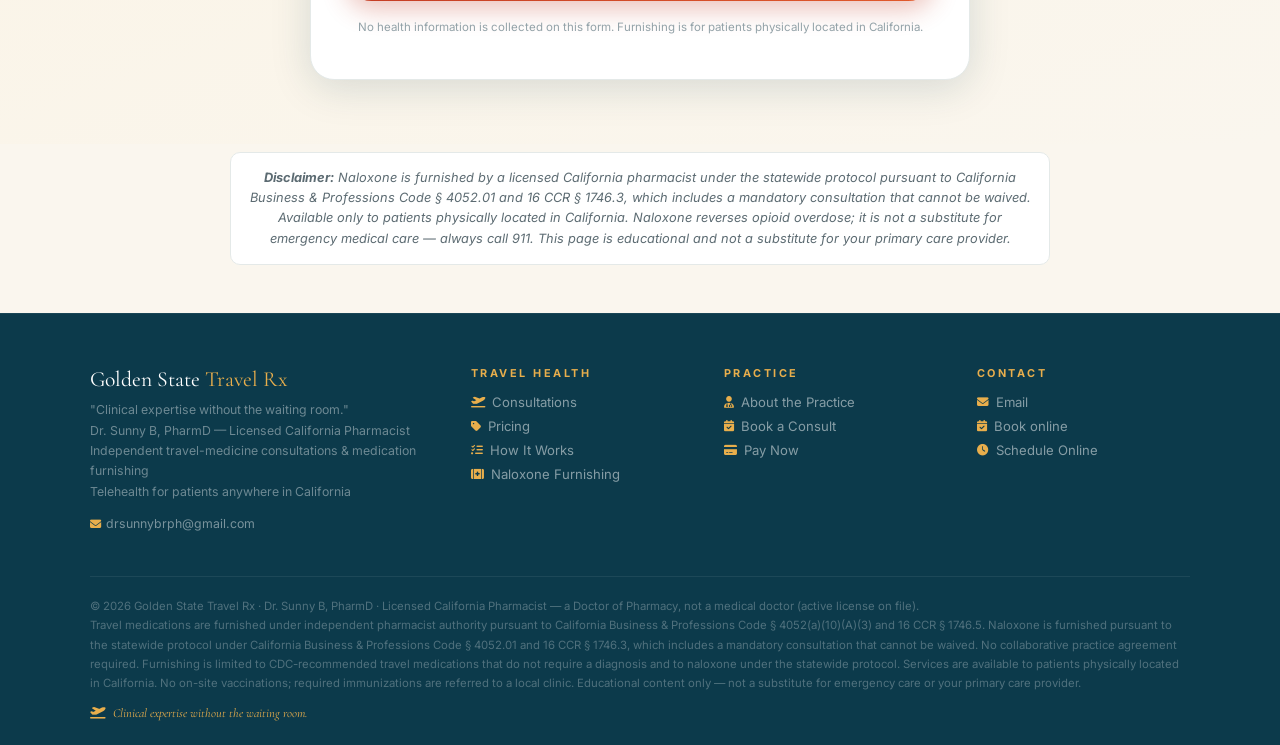
<file: naloxone.html>
<!DOCTYPE html>
<html lang="en">
<head>
<meta charset="UTF-8"/>
<meta name="viewport" content="width=device-width, initial-scale=1.0"/>
<title>Naloxone Furnishing | Opioid Overdose Rescue | a licensed California pharmacist | California</title>
<meta name="description" content="Naloxone furnished without a prescription by a licensed California pharmacist, under California's statewide protocol (BPC § 4052.01, 16 CCR § 1746.3). Opioid-overdose rescue for young adults, families, caregivers, and older adults on multiple medications. Telehealth across California. English, Punjabi, Hindi."/>
<meta name="keywords" content="naloxone furnishing California, naloxone without prescription pharmacist, Narcan pharmacist California, opioid overdose rescue, naloxone telehealth California, Golden State Travel Rx"/>
<meta property="og:title" content="Naloxone Furnishing | a licensed California pharmacist | California"/>
<meta property="og:description" content="Opioid-overdose rescue medication furnished without a prescription under California's statewide protocol. Telehealth across California."/>
<meta property="og:type" content="website"/>
<meta property="og:url" content="https://goldenstatetravelrx.com/naloxone.html"/>
<link rel="canonical" href="https://goldenstatetravelrx.com/naloxone.html"/>
<link href="https://fonts.googleapis.com/css2?family=Cormorant+Garamond:ital,wght@0,400;0,600;0,700;1,400;1,600&family=Inter:wght@300;400;500;600;700&display=swap" rel="stylesheet"/>
<link href="https://cdnjs.cloudflare.com/ajax/libs/font-awesome/6.5.0/css/all.min.css" rel="stylesheet"/>
<link rel="icon" href="favicon.ico" sizes="any"/>
<link rel="icon" type="image/png" sizes="32x32" href="favicon-32.png"/>
<link rel="apple-touch-icon" href="apple-touch-icon.png"/>
<meta property="og:image" content="https://goldenstatetravelrx.com/og-card.jpg"/>
<meta name="twitter:card" content="summary_large_image"/>
<link rel="stylesheet" href="styles.css"/>
</head>
<body>

<nav class="navbar">
  <a class="nav-brand" href="index.html">
    <div class="nav-brand-icon"><img src="emblem-512.png" alt="Golden State Travel Rx emblem"/></div>
    <div class="nav-brand-text">Golden State <span>Travel Rx</span></div>
  </a>
  <ul class="nav-menu" id="navMenu">
    <li class="nav-item"><a class="nav-link" href="index.html" data-nav="home">Home</a></li>
    <li class="nav-item"><a class="nav-link" href="travel-health.html" data-nav="travel">Travel Health</a></li>
    <li class="nav-item"><a class="nav-link" href="plan.html" data-nav="plan">Plan a Trip</a></li>
    <li class="nav-item"><a class="nav-link" href="naloxone.html" data-nav="naloxone">Naloxone</a></li>
    <li class="nav-item"><a class="nav-link" href="about.html" data-nav="about">About</a></li>
    <li class="nav-item"><a class="nav-link" href="pay.html" data-nav="pay">Pay</a></li>
    <li class="nav-item"><a class="nav-link nav-cta" href="book.html" data-nav="book"><i class="fa-solid fa-calendar-check"></i> Book Now</a></li>
  </ul>
  <button class="hamburger" onclick="toggleMobileMenu()" id="hamburger" aria-label="Toggle menu">☰</button>
</nav>

<main>
  <div class="page-hero">
    <div class="page-hero-inner">
      <span class="eyebrow"><i class="fa-solid fa-kit-medical"></i> Overdose Prevention — California</span>
      <h1>Naloxone, Furnished With <em>Care</em></h1>
      <p>A few minutes now can mean someone makes it home. I furnish naloxone — the medication that reverses an opioid overdose — to anyone in California who wants to be ready. No prescription, no judgment, sent straight to your pharmacy.</p>
      <div class="no-shots-notice" style="background:#FEF2F2;border-color:#FECACA;"><i class="fa-solid fa-phone-volume" style="color:#B91C1C;"></i><span style="color:#7f1d1d;"><strong>If you are witnessing an overdose right now, call 911 immediately.</strong> This page is for getting prepared in advance.</span></div>
      <div class="lang-badge" style="margin-top:14px;"><i class="fa-solid fa-comments"></i> Consultations in English · Punjabi · ਪੰਜਾਬੀ · Hindi · हिन्दी</div>
    </div>
  </div>

  <section style="padding-top:56px;">
    <div class="container">
      <div class="center">
        <span class="eyebrow">Why I Offer This</span>
        <h2 class="section-title">Built From What I See in the <em>ER</em></h2>
        <p class="section-sub">This service comes straight out of the emergency department. The goal is simple: keep people safe, with no stigma attached to being prepared.</p>
      </div>
      <div class="cards-grid">
        <div class="card">
          <div class="card-icon ci-orange"><i class="fa-solid fa-champagne-glasses"></i></div>
          <h3>Nights Out, Parties &amp; Festivals</h3>
          <p>In the emergency department, I've seen too many young, healthy people come in after a night out — a pill that wasn't what they thought, a festival where one dose was laced with fentanyl. Most never used regularly. Naloxone in a bag, a glovebox, or a dorm room is the difference between a scary night and a tragedy.</p>
        </div>
        <div class="card">
          <div class="card-icon ci-green"><i class="fa-solid fa-prescription-bottle-medical"></i></div>
          <h3>Pain Management on Several Medications</h3>
          <p>Older adults are often on multiple prescriptions at once — opioids for chronic pain alongside sleep aids or anti-anxiety medications. That combination can quietly raise overdose risk, even when everything is taken exactly as prescribed. A kit at home is simple, sensible insurance for the people who love them.</p>
        </div>
        <div class="card">
          <div class="card-icon ci-slate"><i class="fa-solid fa-heart"></i></div>
          <h3>If You Love Someone at Risk</h3>
          <p>You don't have to use opioids to save a life. Parents, partners, roommates, and caregivers can all carry naloxone. California's statewide protocol lets me furnish it to anyone in a position to help in an emergency.</p>
        </div>
      </div>

      <div class="rx-future-box" style="margin-top:48px;">
        <h3>How It's Authorized — <em>No Prescription Needed</em></h3>
        <p>California pharmacists may furnish <strong>naloxone</strong> directly under the Board-approved statewide protocol — California Business &amp; Professions Code <strong>§ 4052.01</strong> and <strong>16 CCR § 1746.3</strong>. No doctor's visit and no prescription are required. Every furnishing includes a short, required consultation, then the medication is transmitted to the pharmacy of your choice for pickup.</p>
        <ul class="rx-future-list">
          <li><i class="fa-solid fa-check"></i>How to recognize an opioid overdose and respond</li>
          <li><i class="fa-solid fa-check"></i>How to give nasal naloxone safely, step by step</li>
          <li><i class="fa-solid fa-check"></i>What to expect after a dose — and why you still call 911</li>
          <li><i class="fa-solid fa-check"></i>Information on local treatment and support resources</li>
          <li><i class="fa-solid fa-check"></i>Medication sent to your chosen pharmacy for pickup</li>
        </ul>
        <p style="font-size:.78rem;color:rgba(255,255,255,.6);margin-top:16px;line-height:1.6;">Per § 4052.01, the naloxone consultation is mandatory and cannot be waived. Available to patients physically located in California. The medication itself is billed by your pharmacy and is often $0 with insurance or Medi-Cal.</p>
        <a class="btn-orange" style="margin-top:20px;max-width:320px;" href="#bookForm" onclick="selectService('Naloxone — Individual');return false;"><i class="fa-solid fa-kit-medical"></i> Request Naloxone</a>
      </div>

      <div id="pricing" style="margin-top:56px;">
        <span class="eyebrow">Pricing</span>
        <h2 class="section-title">Simple, Honest <em>Rates</em></h2>
        <p class="section-sub">A short consultation fee only — the naloxone medication is billed separately by your pharmacy and is frequently free with insurance or Medi-Cal.</p>
        <div class="pricing-grid">
          <div class="price-card">
            <div class="price-icon"><i class="fa-solid fa-user-shield"></i></div>
            <h3>Individual</h3><div class="price-amount">$29<span>/15 min</span></div>
            <p class="price-desc">For one person who wants to be ready — yourself or someone you're helping.</p>
            <ul class="price-features">
              <li><i class="fa-solid fa-check"></i>Required overdose-response consultation</li>
              <li><i class="fa-solid fa-check"></i>Step-by-step naloxone training</li>
              <li><i class="fa-solid fa-check"></i>One naloxone order sent to your pharmacy</li>
              <li><i class="fa-solid fa-check"></i>Treatment &amp; support resources</li>
            </ul>
            <a class="btn-slate" href="#bookForm" onclick="selectService('Naloxone — Individual');return false;"><i class="fa-solid fa-kit-medical"></i> Request This</a>
          </div>
          <div class="price-card featured">
            <div class="featured-badge">Most Requested</div>
            <div class="price-icon"><i class="fa-solid fa-people-roof"></i></div>
            <h3>Household / Caregiver</h3><div class="price-amount">$49<span>/up to 4</span></div>
            <p class="price-desc">For families, parents of young adults, and caregivers of someone on opioids.</p>
            <ul class="price-features">
              <li><i class="fa-solid fa-check"></i>Everything in Individual</li>
              <li><i class="fa-solid fa-check"></i>Guidance for up to 4 people in one session</li>
              <li><i class="fa-solid fa-check"></i>Multiple naloxone orders as needed</li>
              <li><i class="fa-solid fa-check"></i>How to coach others to respond</li>
            </ul>
            <a class="btn-cta" href="#bookForm" onclick="selectService('Naloxone — Household');return false;"><i class="fa-solid fa-kit-medical"></i> Request This</a>
          </div>
        </div>
        <p style="text-align:center;font-size:.82rem;color:var(--gray);margin-top:20px;line-height:1.6;">Cost a barrier? <a href="#bookForm" onclick="selectService('Naloxone — Individual');return false;" style="color:var(--emerald2);font-weight:600;">Reach out anyway</a> — getting naloxone into the right hands matters more than a fee.</p>
      </div>
    </div>
  </section>

  <div class="form-section">
    <div class="container-sm">
      <div class="bf-wrap" id="bookForm">
        <div class="bf-head">
          <span class="eyebrow">Booking Request</span>
          <h2 class="section-title" style="margin-bottom:6px;">Request Your <em>Consult</em></h2>
          <p style="font-size:.85rem;color:var(--gray);line-height:1.65;max-width:460px;margin:0 auto;">Tell me which consult you'd like and when works. I'll reply by email with a secure link to schedule, pay, and complete your private intake. Under a minute, and no health details needed here.</p>
        </div>
        <div class="bf-grid">
          <div class="bf-field full">
            <label for="bf-service">Service <span class="req">*</span></label>
            <select class="bf-select" id="bf-service" name="service" required>
              <optgroup label="Naloxone Furnishing">
                <option value="Naloxone — Individual ($29, 15 min)" selected>Naloxone — Individual — $29 (15 min)</option>
                <option value="Naloxone — Household / Caregiver ($49, up to 4)">Naloxone — Household / Caregiver — $49 (up to 4)</option>
              </optgroup>
              <optgroup label="Travel Health">
                <option value="Standard Travel Consult ($75, 30 min)">Standard Travel Consult — $75 (30 min)</option>
                <option value="Comprehensive Travel Consult ($125, 60 min)">Comprehensive Travel Consult — $125 (60 min)</option>
                <option value="Family Travel Package ($199, up to 4)">Family Travel Package — $199 (up to 4)</option>
              </optgroup>
            </select>
          </div>
          <div class="bf-field"><label for="bf-name">Full name <span class="req">*</span></label><input class="bf-input" id="bf-name" name="name" type="text" autocomplete="name" required/></div>
          <div class="bf-field"><label for="bf-email">Email <span class="req">*</span></label><input class="bf-input" id="bf-email" name="email" type="email" autocomplete="email" required/></div>
          <div class="bf-field"><label for="bf-phone">Phone (optional)</label><input class="bf-input" id="bf-phone" name="phone" type="tel" autocomplete="tel"/></div>
          <div class="bf-field"><label for="bf-lang">Preferred language</label><select class="bf-select" id="bf-lang" name="language"><option>English</option><option>Punjabi</option><option>Hindi</option></select></div>
          <div class="bf-field"><label for="bf-when">Timeframe</label><select class="bf-select" id="bf-when" name="timeframe"><option>Within a few days</option><option>Within 1 week</option><option>Within 2 weeks</option><option>Just exploring</option></select></div>
          <div class="bf-field"><label for="bf-tod">Preferred time of day</label><select class="bf-select" id="bf-tod" name="time_of_day"><option>No preference</option><option>Morning</option><option>Afternoon</option><option>Evening</option></select></div>
          <div class="bf-field full"><label for="bf-pharm">Preferred pickup pharmacy (optional)</label><input class="bf-input" id="bf-pharm" name="pharmacy" type="text" placeholder="e.g., CVS, Walgreens, or your local pharmacy"/></div>
          <div class="bf-ack">
            <input type="checkbox" id="bf-ack" name="ack"/>
            <label for="bf-ack">I understand this form is for <strong>scheduling only</strong>. I will <strong>not</strong> include any health information, symptoms, medications, or medical history here — my private intake is completed separately and securely.</label>
          </div>
          <div class="bf-status" id="bf-status"></div>
          <button class="bf-submit" type="button" onclick="submitBooking()"><i class="fa-solid fa-paper-plane"></i> Send Booking Request</button>
          <p class="bf-priv">No health information is collected on this form. Furnishing is for patients physically located in California.</p>
        </div>
      </div>
    </div>
  </div>

  <div class="container" style="margin-top:8px;margin-bottom:48px;text-align:center;">
    <p style="font-size:.8rem;color:var(--gray);line-height:1.6;max-width:820px;margin:0 auto;padding:15px;border:1px solid var(--gray4);border-radius:10px;background:white;">
      <em><strong>Disclaimer:</strong> Naloxone is furnished by a licensed California pharmacist under the statewide protocol pursuant to California Business &amp; Professions Code § 4052.01 and 16 CCR § 1746.3, which includes a mandatory consultation that cannot be waived. Available only to patients physically located in California. Naloxone reverses opioid overdose; it is not a substitute for emergency medical care — always call 911. This page is educational and not a substitute for your primary care provider.</em>
    </p>
  </div>
</main>

<footer>
  <div class="footer-inner">
    <div class="footer-grid">
      <div>
        <div class="footer-brand">Golden State <span>Travel Rx</span></div>
        <div class="footer-tagline">"Clinical expertise without the waiting room."<br/>Dr. Sunny B, PharmD — Licensed California Pharmacist<br/>Independent travel-medicine consultations &amp; medication furnishing<br/>Telehealth for patients anywhere in California</div>
        <div style="margin-top:10px;"><a href="mailto:drsunnybrph@gmail.com" style="color:rgba(255,255,255,.45);font-size:.77rem;text-decoration:none;font-family:'Inter',sans-serif;"><i class="fa-solid fa-envelope" style="font-size:.7rem;color:var(--emerald4);margin-right:5px;"></i>drsunnybrph@gmail.com</a></div>
      </div>
      <div class="footer-col"><h4>Travel Health</h4><ul>
        <li><a href="travel-health.html"><i class="fa-solid fa-plane-departure"></i>Consultations</a></li>
        <li><a href="travel-health.html#pricing"><i class="fa-solid fa-tag"></i>Pricing</a></li>
        <li><a href="travel-health.html#how"><i class="fa-solid fa-list-check"></i>How It Works</a></li>
        <li><a href="naloxone.html"><i class="fa-solid fa-kit-medical"></i>Naloxone Furnishing</a></li>
      </ul></div>
      <div class="footer-col"><h4>Practice</h4><ul>
        <li><a href="about.html"><i class="fa-solid fa-user-doctor"></i>About the Practice</a></li>
        <li><a href="book.html"><i class="fa-solid fa-calendar-check"></i>Book a Consult</a></li>
        <li><a href="pay.html"><i class="fa-solid fa-credit-card"></i>Pay Now</a></li>
      </ul></div>
      <div class="footer-col"><h4>Contact</h4><ul>
        <li><a href="mailto:drsunnybrph@gmail.com"><i class="fa-solid fa-envelope"></i>Email</a></li>
        <li><a href="book.html"><i class="fa-solid fa-calendar-check"></i>Book online</a></li>
        <li><a href="book.html"><i class="fa-solid fa-clock"></i>Schedule Online</a></li>
      </ul></div>
    </div>
    <div class="footer-bottom">
      <div>
        <div class="footer-legal">© 2026 Golden State Travel Rx · Dr. Sunny B, PharmD · Licensed California Pharmacist — a Doctor of Pharmacy, not a medical doctor (active license on file).<br/>Travel medications are furnished under independent pharmacist authority pursuant to California Business &amp; Professions Code § 4052(a)(10)(A)(3) and 16 CCR § 1746.5. Naloxone is furnished pursuant to the statewide protocol under California Business &amp; Professions Code § 4052.01 and 16 CCR § 1746.3, which includes a mandatory consultation that cannot be waived. No collaborative practice agreement required. Furnishing is limited to CDC-recommended travel medications that do not require a diagnosis and to naloxone under the statewide protocol. Services are available to patients physically located in California. No on-site vaccinations; required immunizations are referred to a local clinic. Educational content only — not a substitute for emergency care or your primary care provider.</div>
      </div>
      <div class="footer-love"><i class="fa-solid fa-plane-departure"></i> Clinical expertise without the waiting room.</div>
    </div>
  </div>
</footer>

<script src="script.js"></script>
</body>
</html>
</file>
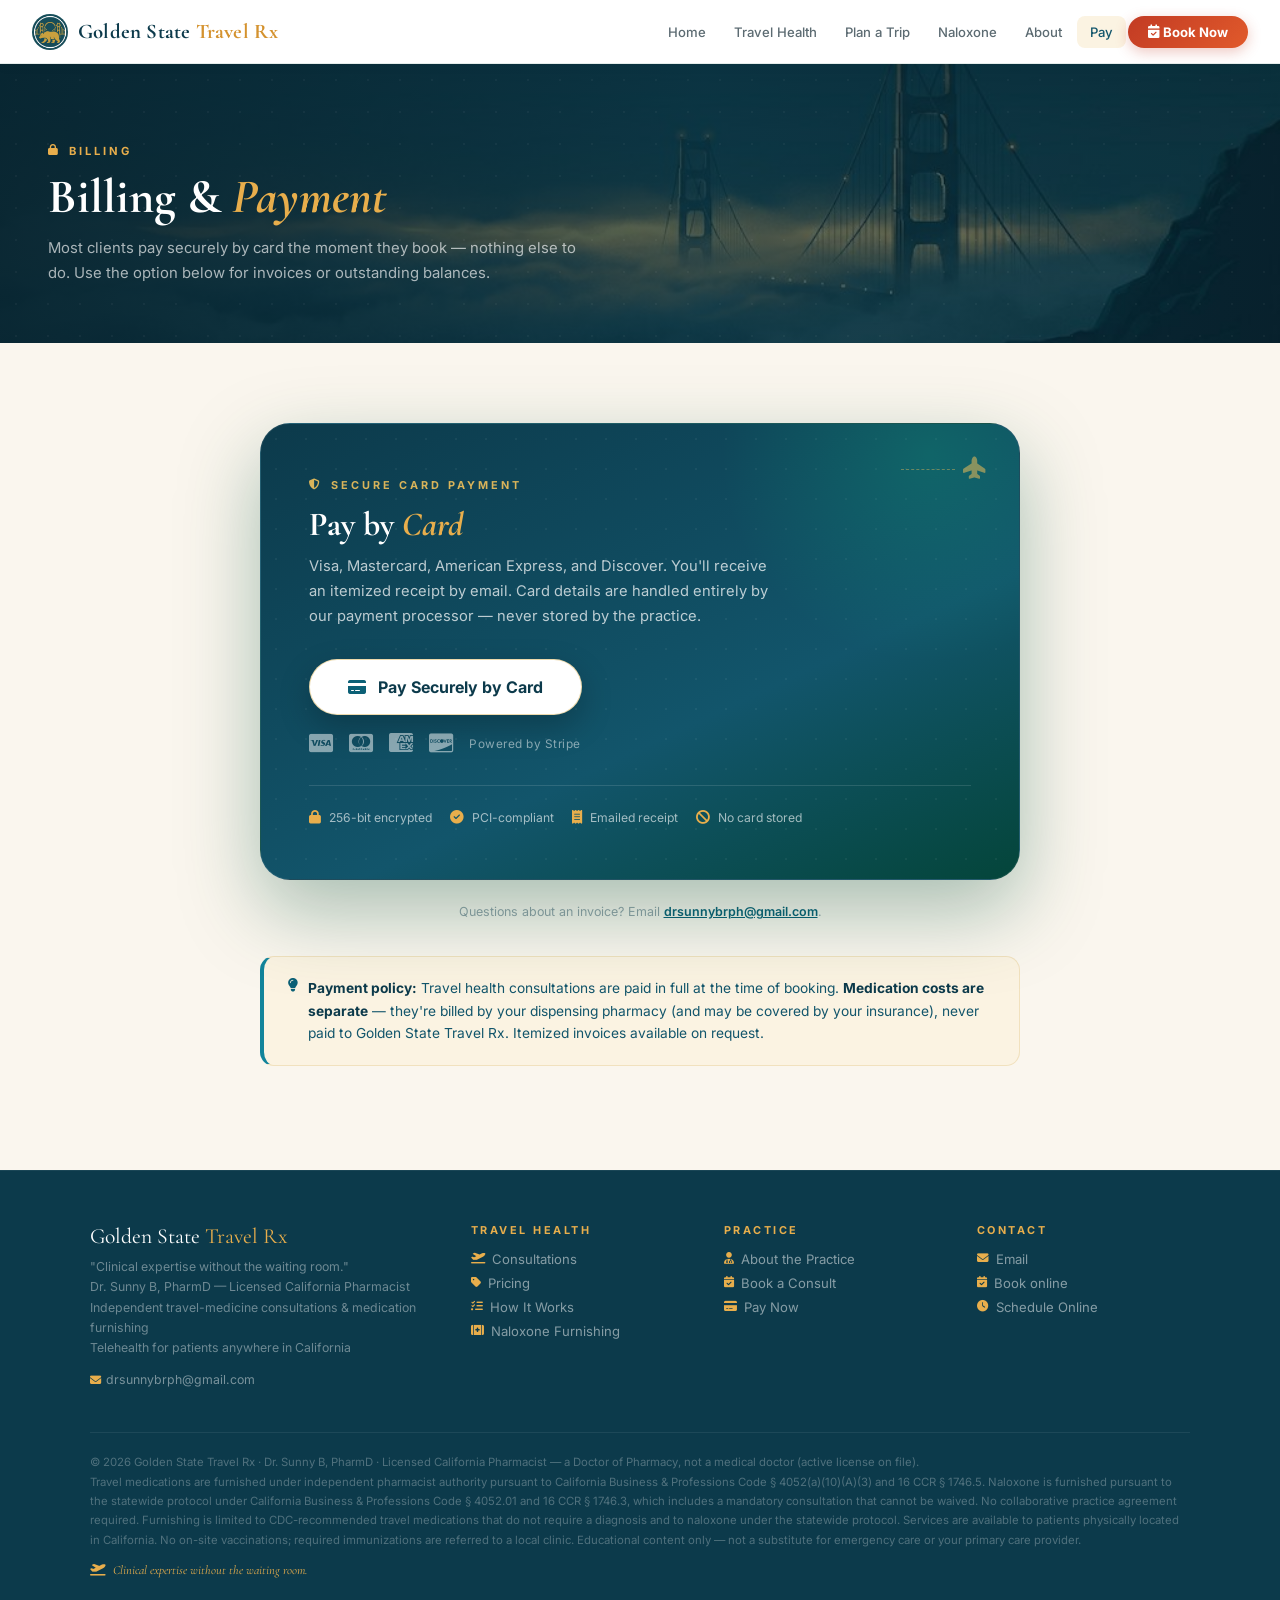
<file: pay.html>
<!DOCTYPE html>
<html lang="en">
<head>
<meta charset="UTF-8"/>
<meta name="viewport" content="width=device-width, initial-scale=1.0"/>
<title>Billing & Payment | Golden State Travel Rx | California</title>
<meta name="description" content="Secure card payment for Golden State Travel Rx consultations. Pay securely by card at booking. Contact: drsunnybrph@gmail.com"/>
<meta property="og:title" content="Billing & Payment | Golden State Travel Rx"/>
<meta property="og:type" content="website"/>
<meta property="og:url" content="https://goldenstatetravelrx.com/pay.html"/>
<link rel="canonical" href="https://goldenstatetravelrx.com/pay.html"/>
<link href="https://fonts.googleapis.com/css2?family=Cormorant+Garamond:ital,wght@0,400;0,600;0,700;1,400;1,600&family=Inter:wght@300;400;500;600;700&display=swap" rel="stylesheet"/>
<link href="https://cdnjs.cloudflare.com/ajax/libs/font-awesome/6.5.0/css/all.min.css" rel="stylesheet"/>
<link rel="icon" href="favicon.ico" sizes="any"/>
<link rel="icon" type="image/png" sizes="32x32" href="favicon-32.png"/>
<link rel="apple-touch-icon" href="apple-touch-icon.png"/>
<meta property="og:image" content="https://goldenstatetravelrx.com/og-card.jpg"/>
<meta name="twitter:card" content="summary_large_image"/>
<link rel="stylesheet" href="styles.css"/>
<style>
/* ─── PREMIUM PAYMENT (scoped: pp-) ─── */
.pp-wrap{max-width:760px;margin:0 auto;}
.pp-panel{position:relative;overflow:hidden;border-radius:30px;padding:54px 48px;color:#fff;
  background:linear-gradient(155deg,var(--forest) 0%,var(--emerald) 62%,#04453a 100%);
  box-shadow:0 30px 80px rgba(6,78,59,.34);border:1px solid rgba(255,255,255,.08);}
.pp-panel::before{content:'';position:absolute;inset:0;background-image:radial-gradient(rgba(255,255,255,.05) 1px,transparent 1px);background-size:30px 30px;pointer-events:none;}
.pp-panel::after{content:'';position:absolute;width:420px;height:420px;border-radius:50%;top:-180px;right:-120px;background:radial-gradient(circle,rgba(16,185,129,.22),transparent 70%);pointer-events:none;}
.pp-plane{position:absolute;top:30px;right:34px;font-size:1.4rem;color:rgba(217,180,90,.6);z-index:1;}
.pp-plane .dash{display:inline-block;width:54px;border-top:1.5px dashed rgba(217,180,90,.45);vertical-align:middle;margin-right:8px;}
.pp-inner{position:relative;z-index:2;}
.pp-kicker{font-size:.68rem;font-weight:700;letter-spacing:3px;text-transform:uppercase;color:#D9B45A;margin-bottom:14px;display:flex;align-items:center;gap:8px;}
.pp-title{font-family:'Cormorant Garamond',serif;font-size:2.1rem;font-weight:700;line-height:1.15;margin-bottom:10px;}
.pp-title em{color:var(--emerald4);font-style:italic;}
.pp-sub{color:rgba(255,255,255,.72);font-size:.92rem;line-height:1.7;max-width:460px;margin-bottom:30px;}
.pp-card-cta{display:inline-flex;align-items:center;gap:12px;background:#fff;color:var(--forest);
  border-radius:50px;padding:17px 38px;font-family:'Inter',sans-serif;font-size:1rem;font-weight:700;
  text-decoration:none;cursor:pointer;transition:transform .2s,box-shadow .2s;box-shadow:0 12px 32px rgba(0,0,0,.22);
  border:1.5px solid rgba(217,180,90,.5);}
.pp-card-cta:hover{transform:translateY(-2px);box-shadow:0 18px 44px rgba(0,0,0,.3);}
.pp-card-cta i{color:var(--emerald2);}
.pp-cards-accepted{display:flex;align-items:center;gap:16px;margin-top:18px;color:rgba(255,255,255,.5);font-size:1.35rem;}
.pp-cards-accepted span{font-size:.74rem;font-family:'Inter',sans-serif;letter-spacing:.5px;}
.pp-trust{display:flex;flex-wrap:wrap;gap:18px;margin-top:30px;padding-top:24px;border-top:1px solid rgba(255,255,255,.12);}
.pp-trust-item{display:flex;align-items:center;gap:8px;font-size:.76rem;color:rgba(255,255,255,.62);}
.pp-trust-item i{color:var(--emerald4);font-size:.85rem;}
.pp-alt{margin-top:28px;background:#fff;border:1.5px solid var(--gray4);border-radius:20px;padding:26px 30px;
  display:flex;align-items:center;justify-content:space-between;gap:20px;flex-wrap:wrap;box-shadow:var(--shadow);}
.pp-alt-left{display:flex;align-items:center;gap:16px;}
.pp-alt-icon{width:46px;height:46px;border-radius:12px;background:var(--mint);display:flex;align-items:center;justify-content:center;color:var(--emerald2);font-size:1.2rem;flex-shrink:0;}
.pp-alt-text h4{font-size:.95rem;font-weight:700;color:var(--text);margin-bottom:2px;}
.pp-alt-text p{font-size:.8rem;color:var(--gray);line-height:1.5;}
.pp-alt-text strong{color:var(--forest);}
.copy-btn.pp-copy{white-space:nowrap;}
.pp-note{text-align:center;font-size:.78rem;color:var(--gray2);margin-top:22px;line-height:1.6;}
@media(max-width:600px){.pp-panel{padding:42px 26px;}.pp-title{font-size:1.7rem;}.pp-plane .dash{width:30px;}.pp-alt{flex-direction:column;align-items:flex-start;}}
</style>
</head>
<body>
<nav class="navbar">
  <a class="nav-brand" href="index.html">
    <div class="nav-brand-icon"><img src="emblem-512.png" alt="Golden State Travel Rx emblem"/></div>
    <div class="nav-brand-text">Golden State <span>Travel Rx</span></div>
  </a>
  <ul class="nav-menu" id="navMenu">
    <li class="nav-item"><a class="nav-link" href="index.html" data-nav="home">Home</a></li>
    <li class="nav-item"><a class="nav-link" href="travel-health.html" data-nav="travel">Travel Health</a></li>
    <li class="nav-item"><a class="nav-link" href="plan.html" data-nav="plan">Plan a Trip</a></li>
    <li class="nav-item"><a class="nav-link" href="naloxone.html" data-nav="naloxone">Naloxone</a></li>
    <li class="nav-item"><a class="nav-link" href="about.html" data-nav="about">About</a></li>
    <li class="nav-item"><a class="nav-link" href="pay.html" data-nav="pay">Pay</a></li>
    <li class="nav-item"><a class="nav-link nav-cta" href="book.html" data-nav="book"><i class="fa-solid fa-calendar-check"></i> Book Now</a></li>
  </ul>
  <button class="hamburger" onclick="toggleMobileMenu()" id="hamburger" aria-label="Toggle menu">☰</button>
</nav>
<main>
  <div class="page-hero">
    <div class="page-hero-inner">
      <span class="eyebrow"><i class="fa-solid fa-lock"></i> Billing</span>
      <h1>Billing &amp; <em>Payment</em></h1>
      <p>Most clients pay securely by card the moment they book — nothing else to do. Use the option below for invoices or outstanding balances.</p>
    </div>
  </div>

  <section>
    <div class="pp-wrap">

      <div class="pp-panel">
        <div class="pp-plane"><span class="dash"></span><i class="fa-solid fa-plane-up"></i></div>
        <div class="pp-inner">
          <div class="pp-kicker"><i class="fa-solid fa-shield-halved"></i> Secure Card Payment</div>
          <h2 class="pp-title">Pay by <em>Card</em></h2>
          <p class="pp-sub">Visa, Mastercard, American Express, and Discover. You'll receive an itemized receipt by email. Card details are handled entirely by our payment processor — never stored by the practice.</p>
          <!-- CARD PAYMENT: replace this mailto href with your live Stripe Payment Link when ready,
               e.g. href="https://buy.stripe.com/YOUR-REAL-LINK" target="_blank" rel="noopener" -->
          <a class="pp-card-cta" href="mailto:drsunnybrph@gmail.com?subject=Payment%20%2F%20Invoice%20Request%20%E2%80%94%20Dr.%20Sunny%20B%20Travel%20Health&body=Hi%20Dr.%20Sunny%20B%2C%0A%0AI%27d%20like%20to%20pay%20for%20my%20consult%20or%20request%20an%20invoice.%0A%0AName%3A%0AConsult%20date%3A%0AAmount%2Ftier%3A%0A">
            <i class="fa-solid fa-credit-card"></i> Pay Securely by Card
          </a>
          <div class="pp-cards-accepted">
            <i class="fa-brands fa-cc-visa"></i><i class="fa-brands fa-cc-mastercard"></i><i class="fa-brands fa-cc-amex"></i><i class="fa-brands fa-cc-discover"></i>
            <span>Powered by Stripe</span>
          </div>
          <div class="pp-trust">
            <div class="pp-trust-item"><i class="fa-solid fa-lock"></i> 256-bit encrypted</div>
            <div class="pp-trust-item"><i class="fa-solid fa-circle-check"></i> PCI-compliant</div>
            <div class="pp-trust-item"><i class="fa-solid fa-receipt"></i> Emailed receipt</div>
            <div class="pp-trust-item"><i class="fa-solid fa-ban"></i> No card stored</div>
          </div>
        </div>
      </div>

      <p class="pp-note">
        Questions about an invoice? Email <a href="mailto:drsunnybrph@gmail.com" style="color:var(--emerald2);font-weight:600;">drsunnybrph@gmail.com</a>.
      </p>

      <div class="highlight-box" style="margin-top:34px;">
        <p><i class="fa-solid fa-lightbulb"></i><span><strong>Payment policy:</strong> Travel health consultations are paid in full at the time of booking. <strong>Medication costs are separate</strong> — they're billed by your dispensing pharmacy (and may be covered by your insurance), never paid to Golden State Travel Rx. Itemized invoices available on request.</span></p>
      </div>

    </div>
  </section>
</main>
<footer>
  <div class="footer-inner">
    <div class="footer-grid">
      <div>
        <div class="footer-brand">Golden State <span>Travel Rx</span></div>
        <div class="footer-tagline">"Clinical expertise without the waiting room."<br/>Dr. Sunny B, PharmD — Licensed California Pharmacist<br/>Independent travel-medicine consultations &amp; medication furnishing<br/>Telehealth for patients anywhere in California</div>
        <div style="margin-top:10px;"><a href="mailto:drsunnybrph@gmail.com" style="color:rgba(255,255,255,.45);font-size:.77rem;text-decoration:none;font-family:'Inter',sans-serif;"><i class="fa-solid fa-envelope" style="font-size:.7rem;color:var(--emerald4);margin-right:5px;"></i>drsunnybrph@gmail.com</a></div>
      </div>
      <div class="footer-col"><h4>Travel Health</h4><ul>
        <li><a href="travel-health.html"><i class="fa-solid fa-plane-departure"></i>Consultations</a></li>
        <li><a href="travel-health.html#pricing"><i class="fa-solid fa-tag"></i>Pricing</a></li>
        <li><a href="travel-health.html#how"><i class="fa-solid fa-list-check"></i>How It Works</a></li>
        <li><a href="naloxone.html"><i class="fa-solid fa-kit-medical"></i>Naloxone Furnishing</a></li>
      </ul></div>
      <div class="footer-col"><h4>Practice</h4><ul>
        <li><a href="about.html"><i class="fa-solid fa-user-doctor"></i>About the Practice</a></li>
        <li><a href="book.html"><i class="fa-solid fa-calendar-check"></i>Book a Consult</a></li>
        <li><a href="pay.html"><i class="fa-solid fa-credit-card"></i>Pay Now</a></li>
      </ul></div>
      <div class="footer-col"><h4>Contact</h4><ul>
        <li><a href="mailto:drsunnybrph@gmail.com"><i class="fa-solid fa-envelope"></i>Email</a></li>
        <li><a href="book.html"><i class="fa-solid fa-calendar-check"></i>Book online</a></li>
        <li><a href="book.html"><i class="fa-solid fa-clock"></i>Schedule Online</a></li>
      </ul></div>
    </div>
    <div class="footer-bottom">
      <div>
        <div class="footer-legal">© 2026 Golden State Travel Rx · Dr. Sunny B, PharmD · Licensed California Pharmacist — a Doctor of Pharmacy, not a medical doctor (active license on file).<br/>Travel medications are furnished under independent pharmacist authority pursuant to California Business &amp; Professions Code § 4052(a)(10)(A)(3) and 16 CCR § 1746.5. Naloxone is furnished pursuant to the statewide protocol under California Business &amp; Professions Code § 4052.01 and 16 CCR § 1746.3, which includes a mandatory consultation that cannot be waived. No collaborative practice agreement required. Furnishing is limited to CDC-recommended travel medications that do not require a diagnosis and to naloxone under the statewide protocol. Services are available to patients physically located in California. No on-site vaccinations; required immunizations are referred to a local clinic. Educational content only — not a substitute for emergency care or your primary care provider.</div>
      </div>
      <div class="footer-love"><i class="fa-solid fa-plane-departure"></i> Clinical expertise without the waiting room.</div>
    </div>
  </div>
</footer>
<script src="script.js"></script>
</body>
</html>
</file>
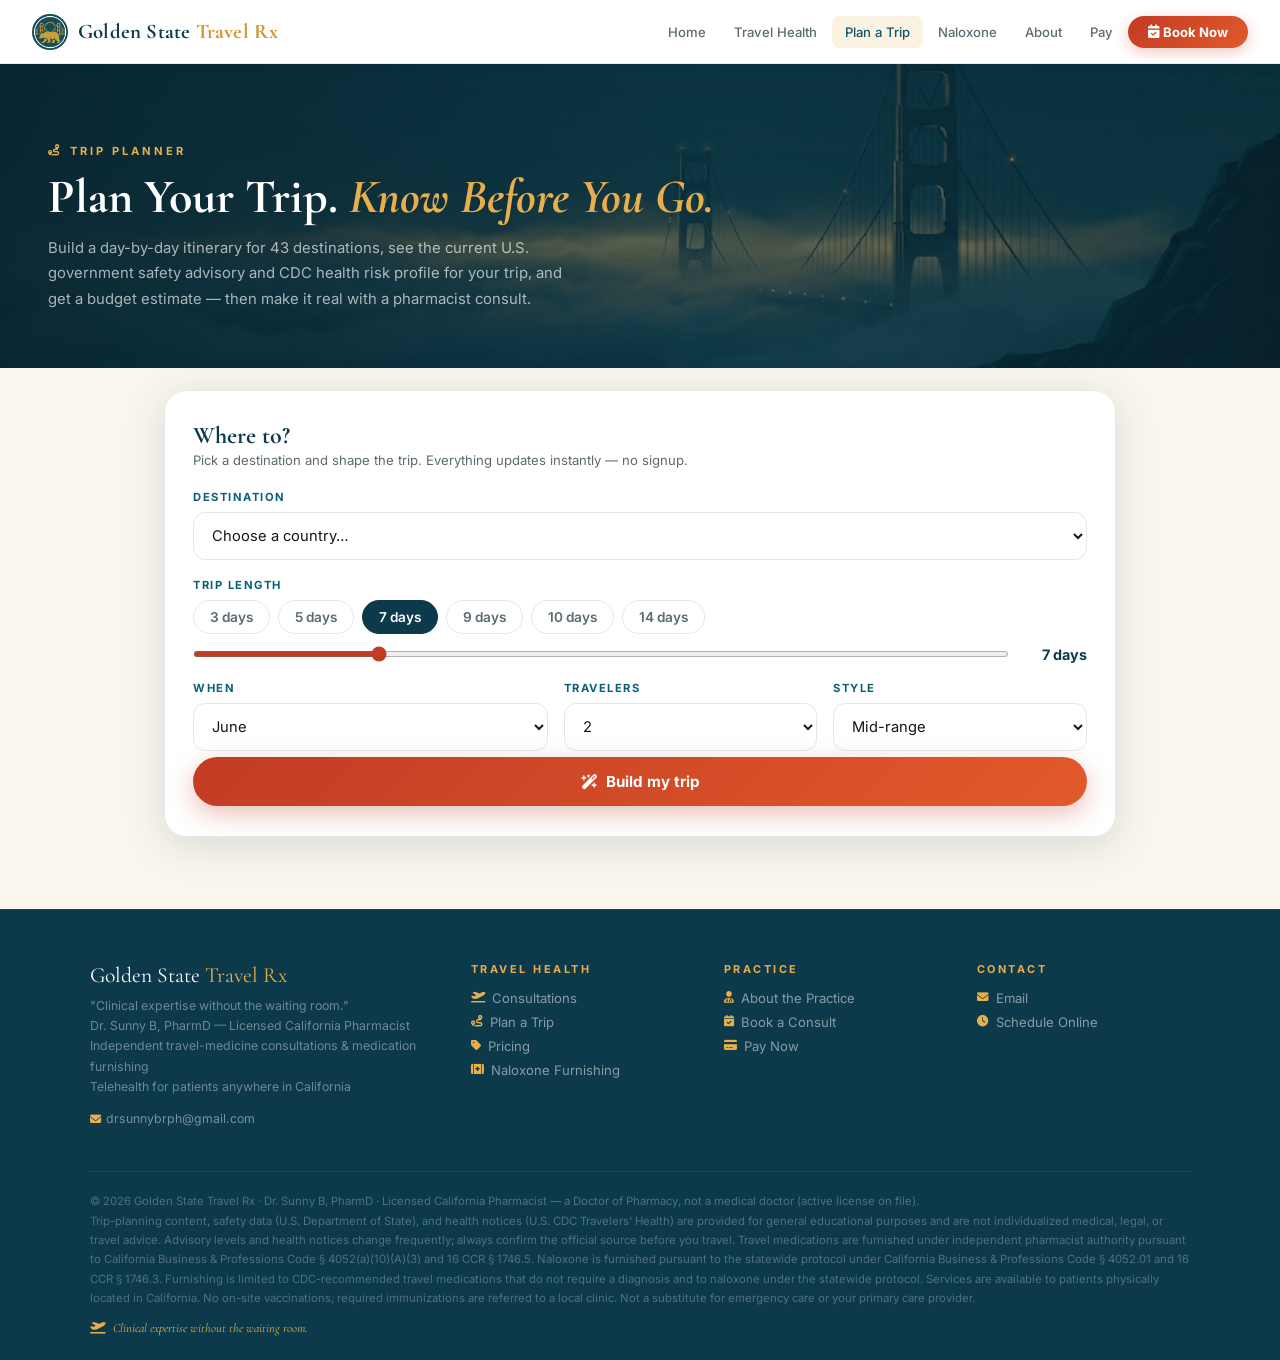
<file: plan.html>
<!DOCTYPE html>
<html lang="en">
<head>
<meta charset="UTF-8"/>
<meta name="viewport" content="width=device-width, initial-scale=1.0"/>
<title>Plan Your Trip | Golden State Travel Rx — Itinerary, Safety & Budget</title>
<meta name="description" content="Build a day-by-day travel itinerary for 40+ top destinations, see live U.S. State Department safety advisories and CDC health notices, and estimate your budget — from Golden State Travel Rx, California travel-medicine telehealth."/>
<meta name="keywords" content="travel itinerary planner, travel safety advisory, CDC travel health notices, travel budget calculator, travel medicine California"/>
<meta property="og:title" content="Plan Your Trip | Golden State Travel Rx"/>
<meta property="og:description" content="Day-by-day itineraries, live government safety & health data, and a budget estimate — then get travel-ready with a pharmacist consult."/>
<meta property="og:type" content="website"/>
<meta property="og:url" content="https://goldenstatetravelrx.com/plan.html"/>
<link rel="canonical" href="https://goldenstatetravelrx.com/plan.html"/>
<link rel="icon" href="favicon.ico" sizes="any"/>
<link rel="icon" type="image/png" sizes="32x32" href="favicon-32.png"/>
<link rel="apple-touch-icon" href="apple-touch-icon.png"/>
<meta property="og:image" content="https://goldenstatetravelrx.com/og-card.jpg"/>
<meta name="twitter:card" content="summary_large_image"/>
<link href="https://fonts.googleapis.com/css2?family=Cormorant+Garamond:ital,wght@0,400;0,600;0,700;1,400;1,600&family=Inter:wght@300;400;500;600;700&display=swap" rel="stylesheet"/>
<link href="https://cdnjs.cloudflare.com/ajax/libs/font-awesome/6.5.0/css/all.min.css" rel="stylesheet"/>
<link rel="stylesheet" href="styles.css"/>
<style>
/* ───── Trip planner (scoped: pl-) ───── */
.pl-wrap{max-width:1000px;margin:0 auto;padding:0 24px;}
.pl-form{background:#fff;border:1.5px solid var(--gray4);border-radius:22px;box-shadow:var(--shadow2);padding:30px 28px;margin-top:-58px;position:relative;z-index:5;}
.pl-form h2{font-family:'Cormorant Garamond',serif;font-size:1.5rem;color:var(--forest);margin-bottom:2px;}
.pl-form .sub{font-size:.82rem;color:var(--gray);margin-bottom:22px;}
.pl-field{margin-bottom:18px;}
.pl-field>label{display:block;font-family:'Inter',sans-serif;font-size:.7rem;font-weight:700;letter-spacing:1.5px;text-transform:uppercase;color:var(--emerald2);margin-bottom:8px;}
.pl-row{display:grid;grid-template-columns:1.4fr 1fr 1fr;gap:16px;}
select,.pl-num{width:100%;padding:13px 14px;border:1.5px solid var(--gray4);border-radius:12px;font-family:'Inter',sans-serif;font-size:.92rem;color:var(--text);background:#fff;cursor:pointer;}
select:focus,.pl-num:focus{outline:none;border-color:var(--emerald3);box-shadow:0 0 0 3px rgba(18,132,155,.14);}
.chips{display:flex;flex-wrap:wrap;gap:8px;margin-bottom:12px;}
.chip{border:1.5px solid var(--gray4);background:#fff;border-radius:40px;padding:8px 16px;font-family:'Inter',sans-serif;font-size:.85rem;font-weight:600;color:var(--gray);cursor:pointer;transition:.15s;}
.chip:hover{border-color:var(--emerald3);color:var(--emerald2);}
.chip.on{background:var(--forest);border-color:var(--forest);color:#fff;}
.sliderrow{display:flex;align-items:center;gap:14px;}
input[type=range]{flex:1;accent-color:var(--orange);height:6px;}
#pDaysLabel{font-weight:700;color:var(--forest);font-family:'Inter',sans-serif;font-size:.9rem;min-width:64px;text-align:right;}
.pl-build{width:100%;margin-top:6px;justify-content:center;font-size:.95rem;padding:15px;}

.pl-results{display:none;margin-top:40px;}
.res-head{text-align:center;margin-bottom:26px;}
.res-head h2{font-family:'Cormorant Garamond',serif;font-size:2rem;color:var(--forest);}
.res-head h2 span{color:var(--orange);font-style:italic;}
.res-head .rsub{font-size:.82rem;color:var(--gray);text-transform:uppercase;letter-spacing:1.5px;font-weight:600;margin-top:4px;}

.res-grid{display:grid;grid-template-columns:1.55fr 1fr;gap:26px;align-items:start;}
.panel{background:#fff;border:1.5px solid var(--gray4);border-radius:20px;box-shadow:var(--shadow);padding:24px 22px;}
.panel>h3{font-family:'Cormorant Garamond',serif;font-size:1.3rem;color:var(--forest);margin-bottom:16px;display:flex;align-items:center;gap:9px;}
.panel>h3 i{color:var(--orange);font-size:1rem;}

/* itinerary timeline */
.dayrow{display:grid;grid-template-columns:96px 1fr;gap:14px;padding:14px 0;border-top:1px solid var(--gray4);}
.dayrow:first-child{border-top:none;padding-top:0;}
.daynum{font-family:'Inter',sans-serif;font-weight:700;color:var(--forest);font-size:.9rem;}
.daynum em{display:block;font-style:normal;font-weight:500;font-size:.72rem;color:var(--emerald2);margin-top:3px;}
.slot{display:flex;gap:10px;align-items:flex-start;padding:7px 0;}
.slot i{color:var(--emerald3);font-size:.85rem;width:18px;text-align:center;margin-top:3px;flex-shrink:0;}
.slot strong{display:block;font-family:'Inter',sans-serif;font-size:.86rem;color:var(--text);font-weight:600;}
.slot span{font-size:.76rem;color:var(--gray);}
.slot.dine i{color:var(--gold2);}

/* budget */
.brow{display:flex;justify-content:space-between;gap:12px;padding:10px 0;border-bottom:1px dashed var(--gray4);font-size:.86rem;color:var(--gray);}
.brow b{color:var(--text);font-family:'Inter',sans-serif;}
.btot{display:flex;justify-content:space-between;align-items:center;margin-top:12px;padding-top:12px;}
.btot span{font-family:'Cormorant Garamond',serif;font-size:1.1rem;color:var(--forest);font-weight:600;}
.btot b{font-family:'Cormorant Garamond',serif;font-size:1.7rem;color:var(--orange);}
.bnote{font-size:.72rem;color:var(--gray2);line-height:1.5;margin-top:12px;}

/* safety full-width */
.safety-panel{grid-column:1/-1;}
.loadingline{color:var(--gray);font-size:.86rem;padding:8px 0;}
.advbanner{border-radius:14px;padding:18px 20px;margin-bottom:16px;border:1.5px solid;}
.advlvl{font-family:'Inter',sans-serif;font-weight:800;font-size:1.02rem;display:flex;align-items:center;gap:9px;}
.advcats{display:flex;flex-wrap:wrap;gap:7px;margin-top:10px;}
.advcats span{background:rgba(255,255,255,.6);border:1px solid rgba(0,0,0,.08);border-radius:20px;padding:3px 11px;font-size:.72rem;font-weight:600;font-family:'Inter',sans-serif;}
.advmeta{font-size:.76rem;margin-top:10px;opacity:.9;line-height:1.6;}
.advmeta a{font-weight:700;color:inherit;}
.lv1{background:#EAF6EE;border-color:#8FCBA3;color:#1C6B3A;}
.lv2{background:#FBF1DA;border-color:#E6C878;color:#8A6314;}
.lv3{background:#FBE6DC;border-color:#E9A483;color:#A5461F;}
.lv4{background:#F7DCDC;border-color:#E08B8B;color:#9E2A2A;}
.notices{margin-bottom:16px;}
.notices h4{font-family:'Inter',sans-serif;font-size:.82rem;font-weight:700;color:var(--forest);margin-bottom:8px;display:flex;align-items:center;gap:7px;}
.notices h4 i{color:var(--orange);}
.notice{display:block;background:var(--orange4);border:1px solid var(--orange3);border-radius:10px;padding:9px 13px;margin-bottom:6px;font-size:.82rem;color:var(--forest);text-decoration:none;font-weight:500;}
.notice:hover{background:#fbe3d5;}
.notices.muted{font-size:.8rem;color:var(--gray);background:var(--gray3);border-radius:10px;padding:12px 14px;}
.notices.muted i{color:var(--emerald3);margin-right:6px;}
.notices.muted a{color:var(--emerald2);font-weight:600;}

.healthcard{background:var(--mint);border:1.5px solid var(--mint2);border-radius:16px;padding:20px;margin-top:4px;}
.healthcard h4{font-family:'Cormorant Garamond',serif;font-size:1.15rem;color:var(--forest);margin-bottom:14px;display:flex;align-items:center;gap:8px;}
.healthcard h4 i{color:var(--orange);}
.hgrid{display:grid;grid-template-columns:1fr 1fr;gap:18px;}
.hlabel{font-family:'Inter',sans-serif;font-size:.68rem;font-weight:700;letter-spacing:1px;text-transform:uppercase;color:var(--emerald2);}
.hgrid ul{list-style:none;margin-top:8px;}
.hgrid li{font-size:.83rem;color:var(--text);padding:4px 0 4px 18px;position:relative;}
.hgrid li:before{content:"";position:absolute;left:0;top:11px;width:6px;height:6px;border-radius:50%;background:var(--emerald3);}
.hnote{font-size:.83rem;color:var(--gray);font-style:italic;margin-top:14px;}
.hcta{display:flex;align-items:center;justify-content:space-between;gap:16px;margin-top:16px;padding-top:16px;border-top:1px solid var(--mint2);flex-wrap:wrap;}
.hcta strong{display:block;font-family:'Inter',sans-serif;font-size:.88rem;color:var(--forest);}
.hcta span{font-size:.8rem;color:var(--gray);}
.hcta .btn-orange{white-space:nowrap;}
.srcline{font-size:.72rem;color:var(--gray2);line-height:1.5;margin-top:16px;}



.pacenote{background:var(--mint);border:1.5px solid var(--mint2);border-radius:11px;padding:12px 14px;margin-bottom:14px;font-size:.79rem;color:var(--gray);line-height:1.6;}
.pacenote i{color:var(--orange);margin-right:5px;}
.pacenote strong{color:var(--forest);}
/* route legs */
.legbar{display:flex;align-items:center;gap:8px;margin:20px 0 4px;padding:8px 13px;border-radius:10px;
  background:var(--forest);color:#fff;font-family:'Inter',sans-serif;font-weight:700;font-size:.83rem;letter-spacing:.3px;}
.legbar i{color:var(--gold);}
.legbar em{margin-left:auto;font-style:normal;font-weight:500;font-size:.74rem;color:rgba(255,255,255,.66);}
.dayrow:first-child{border-top:none;padding-top:0;}
.legbar + .dayrow{border-top:none;}
.slot.move{background:var(--slate3);border-radius:9px;padding:8px 10px;margin:2px 0;}
.slot.move i{color:var(--orange)!important;}
.slot.move strong{color:var(--forest);}

/* risk profile cards */
.riskgrid{display:grid;grid-template-columns:repeat(auto-fit,minmax(240px,1fr));gap:12px;margin-bottom:16px;}
.rcard{border-radius:13px;padding:14px 16px;border:1.5px solid;}
.rhead{font-family:'Inter',sans-serif;font-weight:700;font-size:.84rem;display:flex;align-items:center;gap:8px;margin-bottom:6px;}
.rcard p{font-size:.79rem;line-height:1.55;opacity:.92;}
.r-ok{background:#EAF6EE;border-color:#9ED3B0;color:#1C6B3A;}
.r-warn{background:#FBF1DA;border-color:#E6C878;color:#7E5A12;}
.r-hi{background:#FBE6DC;border-color:#E9A483;color:#9C4220;}
.r-note{background:var(--gray3);border-color:var(--gray4);color:var(--gray);}
.r-note .rhead{color:var(--forest);}
.cdcline{font-size:.79rem;color:var(--gray);background:var(--slate3);border:1px solid #CFE3EC;border-radius:11px;padding:11px 14px;margin-bottom:18px;}
.cdcline i{color:var(--emerald2);margin-right:6px;}
.cdcline a{color:var(--emerald2);font-weight:700;}
.healthcard h4 em{color:var(--orange);font-style:italic;}
.healthcard p{font-size:.85rem;color:var(--gray);line-height:1.7;margin-bottom:10px;}
.healthcard p strong{color:var(--forest);}

@media(max-width:820px){ .pl-row{grid-template-columns:1fr;} .res-grid{grid-template-columns:1fr;} .hgrid{grid-template-columns:1fr;} .dayrow{grid-template-columns:74px 1fr;} }
</style>
</head>
<body>

<nav class="navbar">
  <a class="nav-brand" href="index.html">
    <div class="nav-brand-icon"><img src="emblem-512.png" alt="Golden State Travel Rx emblem"/></div>
    <div class="nav-brand-text">Golden State <span>Travel Rx</span></div>
  </a>
  <ul class="nav-menu" id="navMenu">
    <li class="nav-item"><a class="nav-link" href="index.html" data-nav="home">Home</a></li>
    <li class="nav-item"><a class="nav-link" href="travel-health.html" data-nav="travel">Travel Health</a></li>
    <li class="nav-item"><a class="nav-link active" href="plan.html" data-nav="plan">Plan a Trip</a></li>
    <li class="nav-item"><a class="nav-link" href="naloxone.html" data-nav="naloxone">Naloxone</a></li>
    <li class="nav-item"><a class="nav-link" href="about.html" data-nav="about">About</a></li>
    <li class="nav-item"><a class="nav-link" href="pay.html" data-nav="pay">Pay</a></li>
    <li class="nav-item"><a class="nav-link nav-cta" href="book.html" data-nav="book"><i class="fa-solid fa-calendar-check"></i> Book Now</a></li>
  </ul>
  <button class="hamburger" onclick="toggleMobileMenu()" id="hamburger" aria-label="Toggle menu">☰</button>
</nav>

<main>
  <div class="page-hero">
    <div class="page-hero-inner">
      <span class="eyebrow"><i class="fa-solid fa-route"></i> Trip Planner</span>
      <h1>Plan Your Trip. <em>Know Before You Go.</em></h1>
      <p>Build a day-by-day itinerary for <span id="destCount">40+</span> destinations, see the current U.S. government safety advisory and CDC health risk profile for your trip, and get a budget estimate — then make it real with a pharmacist consult.</p>
    </div>
  </div>

  <section style="padding-bottom:72px;">
    <div class="pl-wrap">
      <div class="pl-form">
        <h2>Where to?</h2>
        <p class="sub">Pick a destination and shape the trip. Everything updates instantly — no signup.</p>

        <div class="pl-field">
          <label for="pDest">Destination</label>
          <select id="pDest"><option value="">Choose a country…</option></select>
        </div>

        <div class="pl-field">
          <label>Trip length</label>
          <div class="chips">
            <button class="chip" data-d="3">3 days</button>
            <button class="chip" data-d="5">5 days</button>
            <button class="chip" data-d="7">7 days</button>
            <button class="chip" data-d="9">9 days</button>
            <button class="chip" data-d="10">10 days</button>
            <button class="chip" data-d="14">14 days</button>
          </div>
          <div class="sliderrow">
            <input type="range" id="pDays" min="3" max="21" step="1" value="7"/>
            <span id="pDaysLabel">7 days</span>
          </div>
        </div>

        <div class="pl-row">
          <div class="pl-field" style="margin:0;">
            <label for="pMonth">When</label>
            <select id="pMonth" class="pl-num">
              <option value="1">January</option><option value="2">February</option><option value="3">March</option>
              <option value="4">April</option><option value="5">May</option><option value="6" selected>June</option>
              <option value="7">July</option><option value="8">August</option><option value="9">September</option>
              <option value="10">October</option><option value="11">November</option><option value="12">December</option>
            </select>
          </div>
          <div class="pl-field" style="margin:0;">
            <label for="pTravelers">Travelers</label>
            <select id="pTravelers" class="pl-num">
              <option value="1">1</option><option value="2" selected>2</option><option value="3">3</option>
              <option value="4">4</option><option value="5">5</option><option value="6">6</option>
            </select>
          </div>
          <div class="pl-field" style="margin:0;">
            <label for="pTier">Style</label>
            <select id="pTier" class="pl-num">
              <option value="budget">Budget</option><option value="mid" selected>Mid-range</option><option value="luxury">Luxury</option>
            </select>
          </div>
        </div>

        <button class="btn-orange pl-build" id="pBuild"><i class="fa-solid fa-wand-magic-sparkles"></i> Build my trip</button>
      </div>

      <!-- results -->
      <div class="pl-results" id="planResults">
        <div class="res-head">
          <h2 id="resTitle"></h2>
          <div class="rsub" id="resSub"></div>
        </div>

        <div class="res-grid">
          <div class="panel">
            <h3><i class="fa-solid fa-map-location-dot"></i> Your itinerary</h3>
            <div class="pacenote" id="paceNote" style="display:none;"></div>
            <div id="itinerary"></div>
          </div>
          <div class="panel">
            <h3><i class="fa-solid fa-wallet"></i> Budget estimate</h3>
            <div id="budget"></div>
          </div>
          <div class="panel safety-panel">
            <h3><i class="fa-solid fa-shield-heart"></i> Safety &amp; health risk profile</h3>
            <div id="safety"></div>
          </div>
        </div>
      </div>

    </div>
  </section>
</main>

<footer>
  <div class="footer-inner">
    <div class="footer-grid">
      <div>
        <div class="footer-brand">Golden State <span>Travel Rx</span></div>
        <div class="footer-tagline">"Clinical expertise without the waiting room."<br/>Dr. Sunny B, PharmD — Licensed California Pharmacist<br/>Independent travel-medicine consultations &amp; medication furnishing<br/>Telehealth for patients anywhere in California</div>
        <div style="margin-top:10px;"><a href="mailto:drsunnybrph@gmail.com" style="color:rgba(255,255,255,.45);font-size:.77rem;text-decoration:none;font-family:'Inter',sans-serif;"><i class="fa-solid fa-envelope" style="font-size:.7rem;color:var(--emerald4);margin-right:5px;"></i>drsunnybrph@gmail.com</a></div>
      </div>
      <div class="footer-col"><h4>Travel Health</h4><ul>
        <li><a href="travel-health.html"><i class="fa-solid fa-plane-departure"></i>Consultations</a></li>
        <li><a href="plan.html"><i class="fa-solid fa-route"></i>Plan a Trip</a></li>
        <li><a href="travel-health.html#pricing"><i class="fa-solid fa-tag"></i>Pricing</a></li>
        <li><a href="naloxone.html"><i class="fa-solid fa-kit-medical"></i>Naloxone Furnishing</a></li>
      </ul></div>
      <div class="footer-col"><h4>Practice</h4><ul>
        <li><a href="about.html"><i class="fa-solid fa-user-doctor"></i>About the Practice</a></li>
        <li><a href="book.html"><i class="fa-solid fa-calendar-check"></i>Book a Consult</a></li>
        <li><a href="pay.html"><i class="fa-solid fa-credit-card"></i>Pay Now</a></li>
      </ul></div>
      <div class="footer-col"><h4>Contact</h4><ul>
        <li><a href="mailto:drsunnybrph@gmail.com"><i class="fa-solid fa-envelope"></i>Email</a></li>
        <li><a href="book.html"><i class="fa-solid fa-clock"></i>Schedule Online</a></li>
      </ul></div>
    </div>
    <div class="footer-bottom">
      <div>
        <div class="footer-legal">© 2026 Golden State Travel Rx · Dr. Sunny B, PharmD · Licensed California Pharmacist — a Doctor of Pharmacy, not a medical doctor (active license on file).<br/>Trip-planning content, safety data (U.S. Department of State), and health notices (U.S. CDC Travelers' Health) are provided for general educational purposes and are not individualized medical, legal, or travel advice. Advisory levels and health notices change frequently; always confirm the official source before you travel. Travel medications are furnished under independent pharmacist authority pursuant to California Business &amp; Professions Code § 4052(a)(10)(A)(3) and 16 CCR § 1746.5. Naloxone is furnished pursuant to the statewide protocol under California Business &amp; Professions Code § 4052.01 and 16 CCR § 1746.3. Furnishing is limited to CDC-recommended travel medications that do not require a diagnosis and to naloxone under the statewide protocol. Services are available to patients physically located in California. No on-site vaccinations; required immunizations are referred to a local clinic. Not a substitute for emergency care or your primary care provider.</div>
      </div>
      <div class="footer-love"><i class="fa-solid fa-plane-departure"></i> Clinical expertise without the waiting room.</div>
    </div>
  </div>
</footer>

<script src="script.js"></script>
<script src="plan-data.js"></script>
<script src="plan-legs.js"></script>
<script src="plan.js"></script>
</body>
</html>
</file>
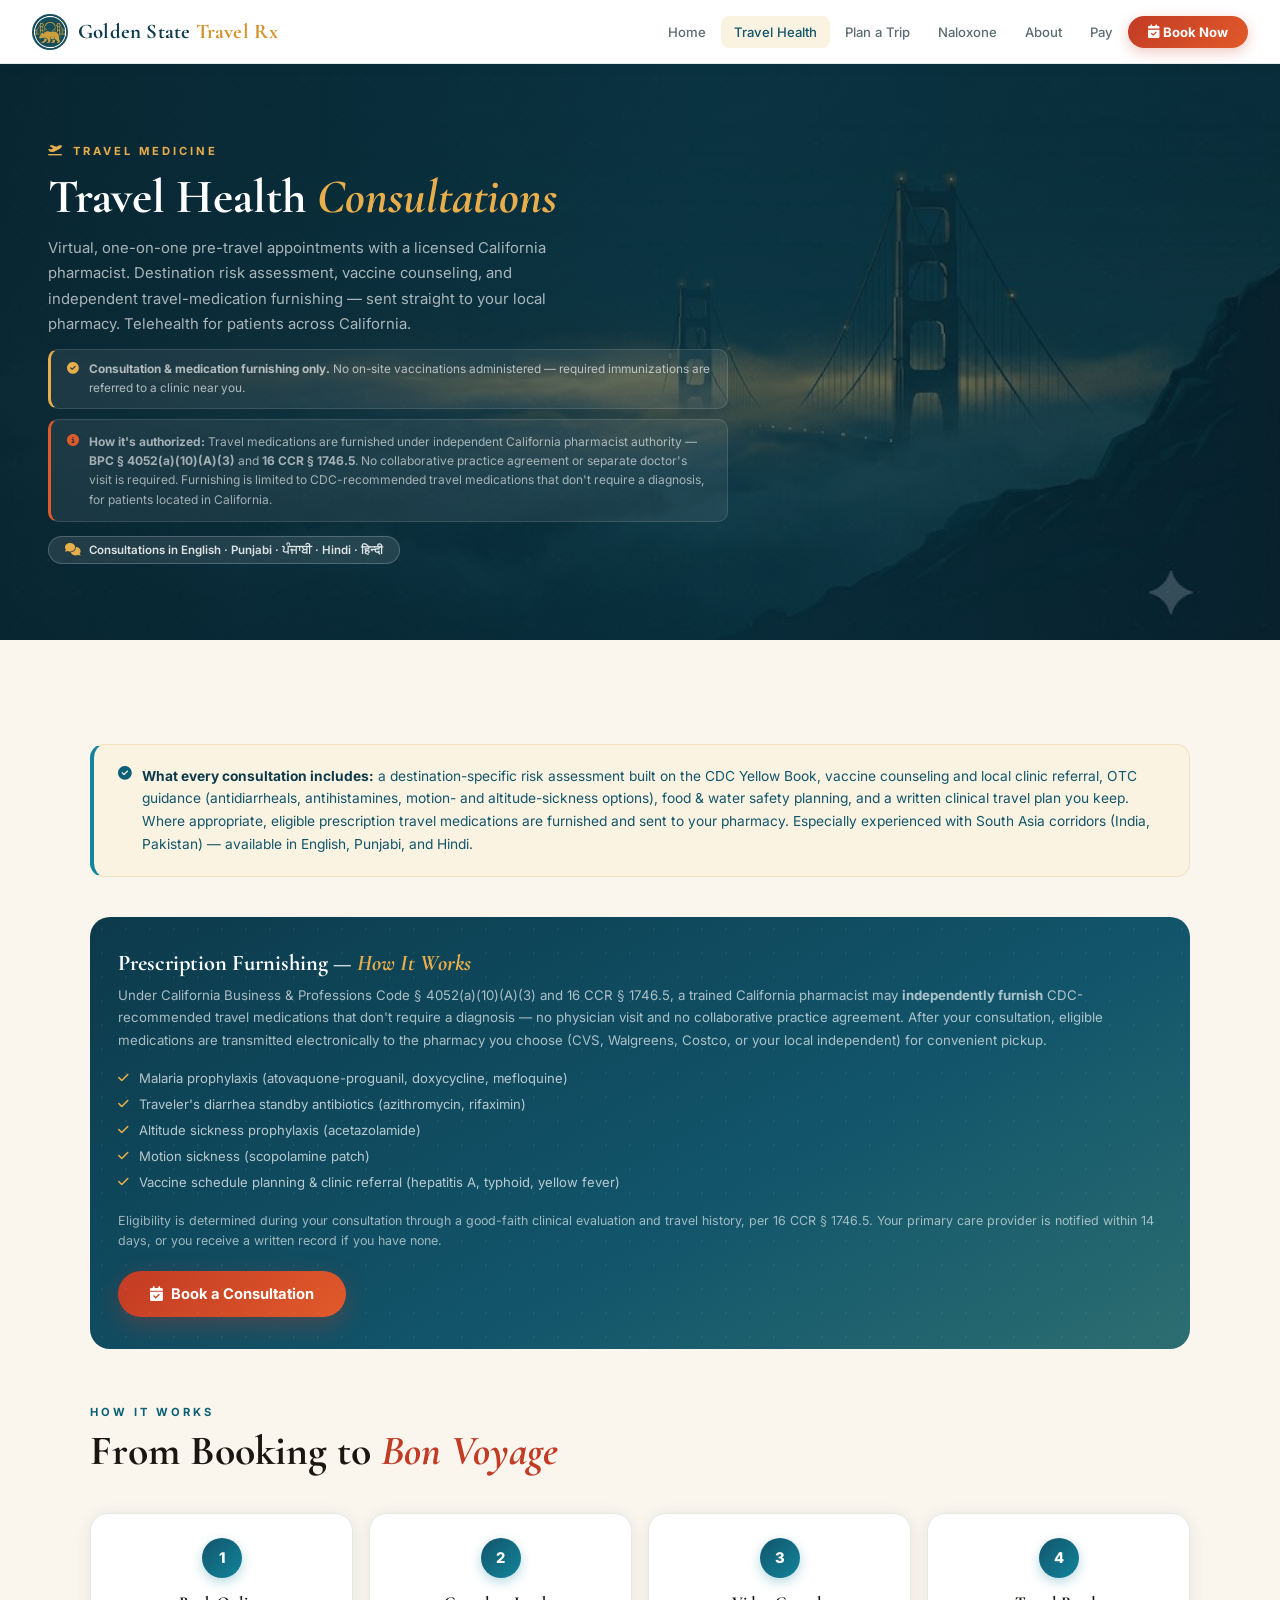
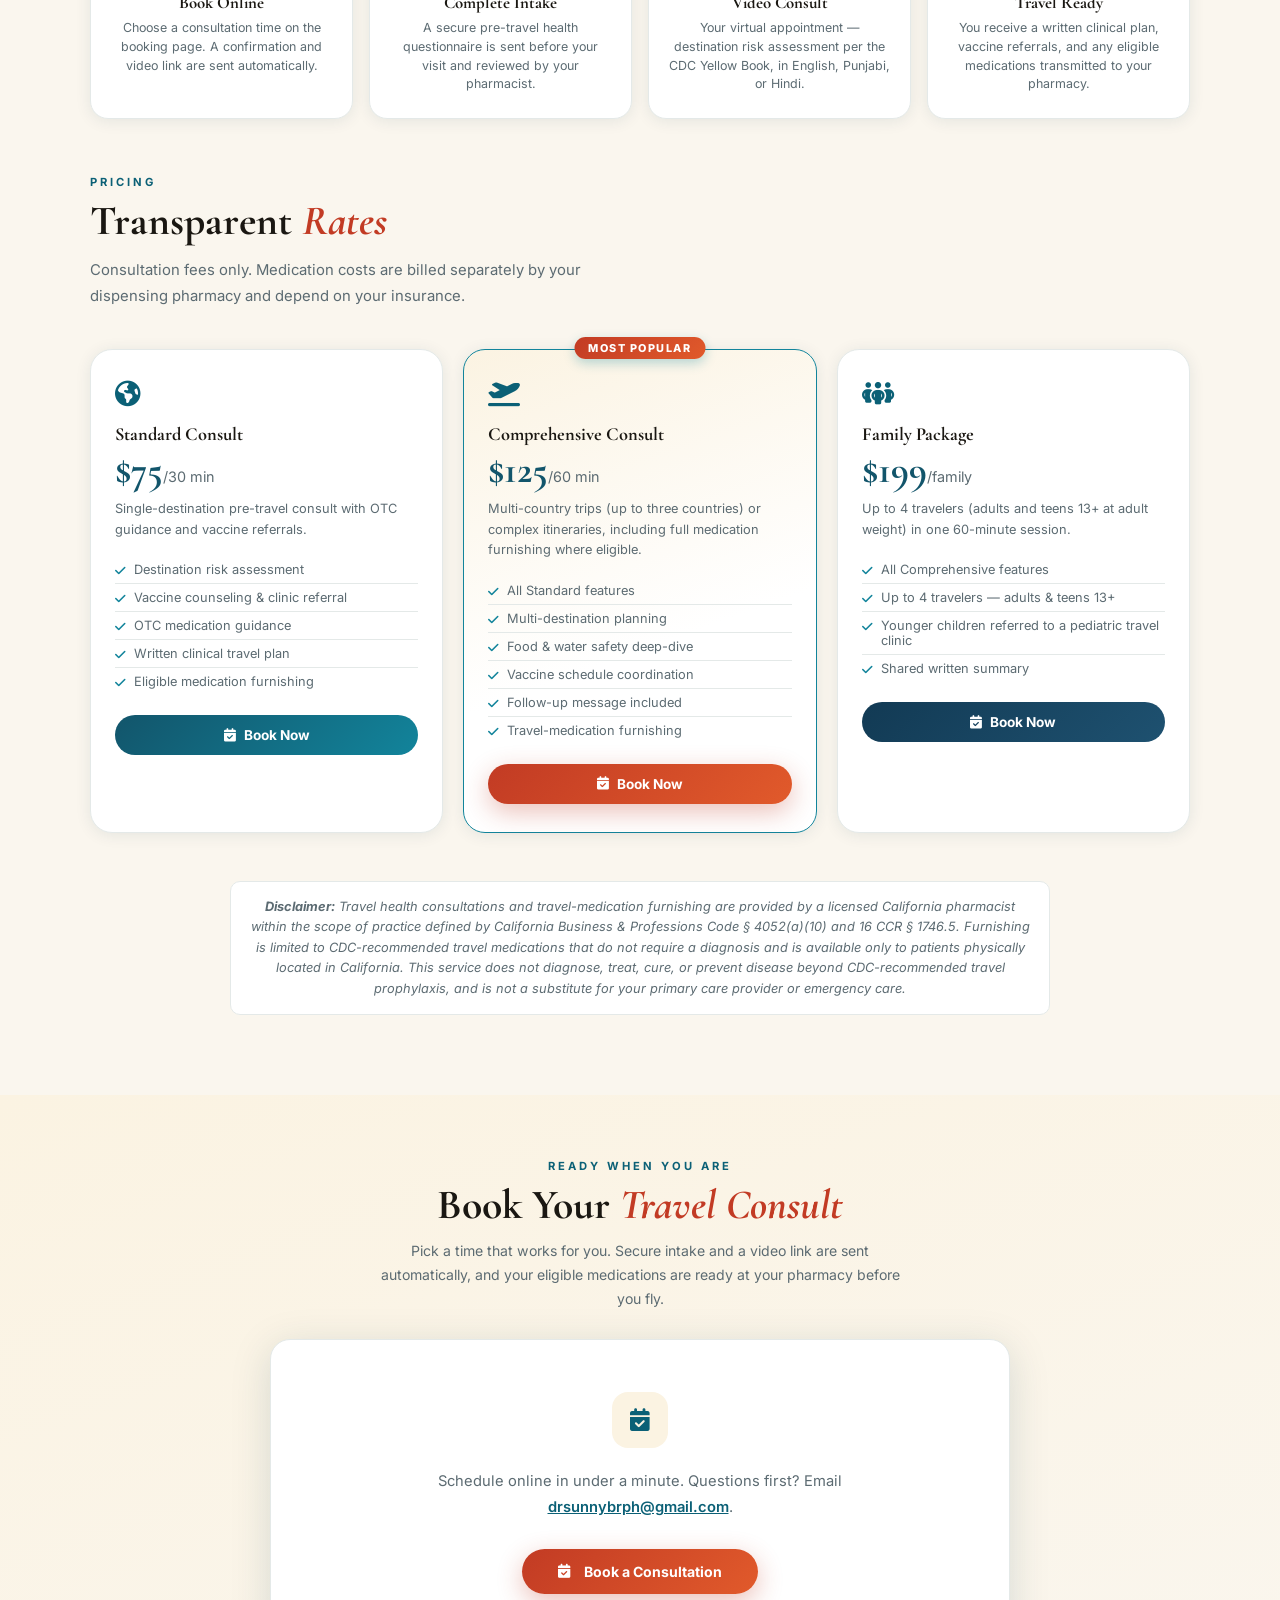
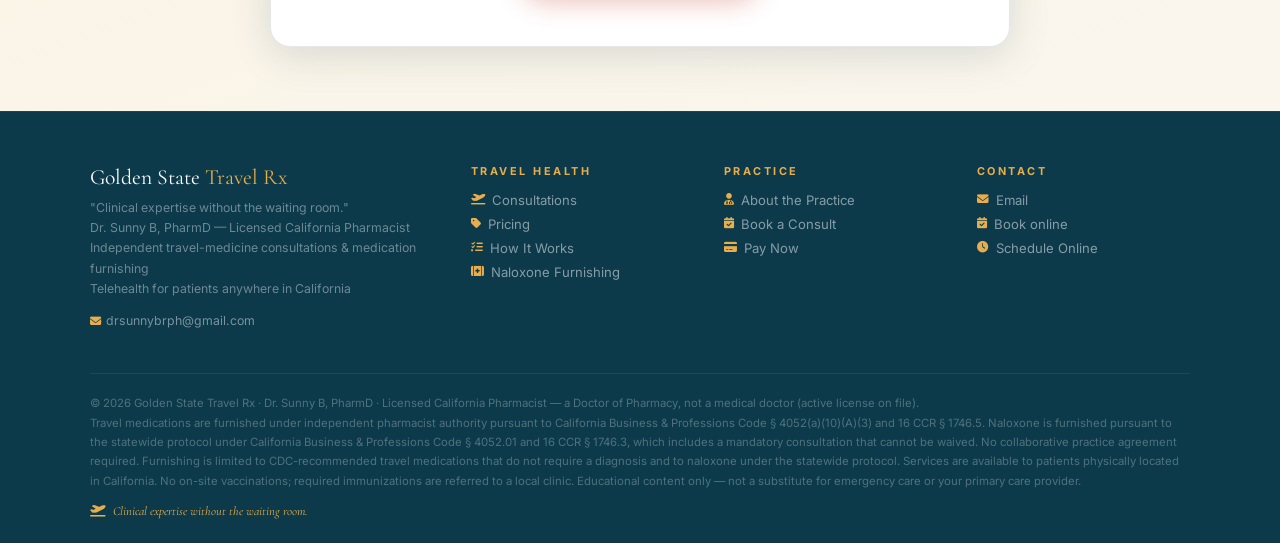
<file: travel-health.html>
<!DOCTYPE html>
<html lang="en">
<head>
<meta charset="UTF-8"/>
<meta name="viewport" content="width=device-width, initial-scale=1.0"/>
<title>Travel Health Consultations & Medication Furnishing | a licensed California pharmacist | California</title>
<meta name="description" content="Virtual pre-travel consultations and independent travel-medication furnishing from Golden State Travel Rx. Malaria prophylaxis, traveler's diarrhea antibiotics, altitude and motion-sickness medications — furnished under California BPC § 4052(a)(10) and sent to your local pharmacy. Telehealth across California. English, Punjabi, Hindi."/>
<meta name="keywords" content="travel health consultation California, malaria prophylaxis pharmacist California, travelers diarrhea antibiotic furnishing, altitude sickness acetazolamide pharmacist, Punjabi Hindi travel health, CDC travel medication pharmacist"/>
<meta property="og:title" content="Travel Health Consultations & Medication Furnishing | a licensed California pharmacist"/>
<meta property="og:description" content="Pre-travel consultations and independent travel-medication furnishing from a licensed California PharmD. Telehealth across California."/>
<meta property="og:type" content="website"/>
<meta property="og:url" content="https://goldenstatetravelrx.com/travel-health.html"/>
<link rel="canonical" href="https://goldenstatetravelrx.com/travel-health.html"/>
<link href="https://fonts.googleapis.com/css2?family=Cormorant+Garamond:ital,wght@0,400;0,600;0,700;1,400;1,600&family=Inter:wght@300;400;500;600;700&display=swap" rel="stylesheet"/>
<link href="https://cdnjs.cloudflare.com/ajax/libs/font-awesome/6.5.0/css/all.min.css" rel="stylesheet"/>
<link rel="icon" href="favicon.ico" sizes="any"/>
<link rel="icon" type="image/png" sizes="32x32" href="favicon-32.png"/>
<link rel="apple-touch-icon" href="apple-touch-icon.png"/>
<meta property="og:image" content="https://goldenstatetravelrx.com/og-card.jpg"/>
<meta name="twitter:card" content="summary_large_image"/>
<link rel="stylesheet" href="styles.css"/>
</head>
<body>

<nav class="navbar">
  <a class="nav-brand" href="index.html">
    <div class="nav-brand-icon"><img src="emblem-512.png" alt="Golden State Travel Rx emblem"/></div>
    <div class="nav-brand-text">Golden State <span>Travel Rx</span></div>
  </a>
  <ul class="nav-menu" id="navMenu">
    <li class="nav-item"><a class="nav-link" href="index.html" data-nav="home">Home</a></li>
    <li class="nav-item"><a class="nav-link" href="travel-health.html" data-nav="travel">Travel Health</a></li>
    <li class="nav-item"><a class="nav-link" href="plan.html" data-nav="plan">Plan a Trip</a></li>
    <li class="nav-item"><a class="nav-link" href="naloxone.html" data-nav="naloxone">Naloxone</a></li>
    <li class="nav-item"><a class="nav-link" href="about.html" data-nav="about">About</a></li>
    <li class="nav-item"><a class="nav-link" href="pay.html" data-nav="pay">Pay</a></li>
    <li class="nav-item"><a class="nav-link nav-cta" href="book.html" data-nav="book"><i class="fa-solid fa-calendar-check"></i> Book Now</a></li>
  </ul>
  <button class="hamburger" onclick="toggleMobileMenu()" id="hamburger" aria-label="Toggle menu">☰</button>
</nav>

<main>
  <div class="page-hero">
    <div class="page-hero-inner">
      <span class="eyebrow"><i class="fa-solid fa-plane-departure"></i> Travel Medicine</span>
      <h1>Travel Health <em>Consultations</em></h1>
      <p>Virtual, one-on-one pre-travel appointments with a licensed California pharmacist. Destination risk assessment, vaccine counseling, and independent travel-medication furnishing — sent straight to your local pharmacy. Telehealth for patients across California.</p>
      <div class="no-shots-notice"><i class="fa-solid fa-circle-check"></i><span><strong>Consultation &amp; medication furnishing only.</strong> No on-site vaccinations administered — required immunizations are referred to a clinic near you.</span></div>
      <div class="disclaimer" style="margin-top:10px;"><i class="fa-solid fa-circle-info"></i><span><strong>How it's authorized:</strong> Travel medications are furnished under independent California pharmacist authority — <strong>BPC § 4052(a)(10)(A)(3)</strong> and <strong>16 CCR § 1746.5</strong>. No collaborative practice agreement or separate doctor's visit is required. Furnishing is limited to CDC-recommended travel medications that don't require a diagnosis, for patients located in California.</span></div>
      <div class="lang-badge" style="margin-top:14px;"><i class="fa-solid fa-comments"></i> Consultations in English · Punjabi · ਪੰਜਾਬੀ · Hindi · हिन्दी</div>
    </div>
  </div>

  <section>
    <div class="container">

      <div class="highlight-box">
        <p><i class="fa-solid fa-circle-check"></i><span><strong>What every consultation includes:</strong> a destination-specific risk assessment built on the CDC Yellow Book, vaccine counseling and local clinic referral, OTC guidance (antidiarrheals, antihistamines, motion- and altitude-sickness options), food &amp; water safety planning, and a written clinical travel plan you keep. Where appropriate, eligible prescription travel medications are furnished and sent to your pharmacy. Especially experienced with South Asia corridors (India, Pakistan) — available in English, Punjabi, and Hindi.</span></p>
      </div>

      <div class="rx-future-box">
        <h3>Prescription Furnishing — <em>How It Works</em></h3>
        <p>Under California Business &amp; Professions Code § 4052(a)(10)(A)(3) and 16 CCR § 1746.5, a trained California pharmacist may <strong>independently furnish</strong> CDC-recommended travel medications that don't require a diagnosis — no physician visit and no collaborative practice agreement. After your consultation, eligible medications are transmitted electronically to the pharmacy you choose (CVS, Walgreens, Costco, or your local independent) for convenient pickup.</p>
        <ul class="rx-future-list">
          <li><i class="fa-solid fa-check"></i>Malaria prophylaxis (atovaquone-proguanil, doxycycline, mefloquine)</li>
          <li><i class="fa-solid fa-check"></i>Traveler's diarrhea standby antibiotics (azithromycin, rifaximin)</li>
          <li><i class="fa-solid fa-check"></i>Altitude sickness prophylaxis (acetazolamide)</li>
          <li><i class="fa-solid fa-check"></i>Motion sickness (scopolamine patch)</li>
          <li><i class="fa-solid fa-check"></i>Vaccine schedule planning &amp; clinic referral (hepatitis A, typhoid, yellow fever)</li>
        </ul>
        <p style="font-size:.78rem;color:rgba(255,255,255,.6);margin-top:16px;line-height:1.6;">Eligibility is determined during your consultation through a good-faith clinical evaluation and travel history, per 16 CCR § 1746.5. Your primary care provider is notified within 14 days, or you receive a written record if you have none.</p>
        <a class="btn-orange" style="margin-top:20px;max-width:320px;" href="book.html"><i class="fa-solid fa-calendar-check"></i> Book a Consultation</a>
      </div>

      <div id="how" style="margin-top:56px;">
        <span class="eyebrow">How It Works</span>
        <h2 class="section-title">From Booking to <em>Bon Voyage</em></h2>
        <div class="steps-grid">
          <div class="step-card"><div class="step-num">1</div><h4>Book Online</h4><p>Choose a consultation time on the booking page. A confirmation and video link are sent automatically.</p></div>
          <div class="step-card"><div class="step-num">2</div><h4>Complete Intake</h4><p>A secure pre-travel health questionnaire is sent before your visit and reviewed by your pharmacist.</p></div>
          <div class="step-card"><div class="step-num">3</div><h4>Video Consult</h4><p>Your virtual appointment — destination risk assessment per the CDC Yellow Book, in English, Punjabi, or Hindi.</p></div>
          <div class="step-card"><div class="step-num">4</div><h4>Travel Ready</h4><p>You receive a written clinical plan, vaccine referrals, and any eligible medications transmitted to your pharmacy.</p></div>
        </div>
      </div>

      <div id="pricing" style="margin-top:56px;">
        <span class="eyebrow">Pricing</span>
        <h2 class="section-title">Transparent <em>Rates</em></h2>
        <p class="section-sub">Consultation fees only. Medication costs are billed separately by your dispensing pharmacy and depend on your insurance.</p>
        <div class="pricing-grid">
          <div class="price-card">
            <div class="price-icon"><i class="fa-solid fa-earth-americas"></i></div>
            <h3>Standard Consult</h3><div class="price-amount">$75<span>/30 min</span></div>
            <p class="price-desc">Single-destination pre-travel consult with OTC guidance and vaccine referrals.</p>
            <ul class="price-features">
              <li><i class="fa-solid fa-check"></i>Destination risk assessment</li>
              <li><i class="fa-solid fa-check"></i>Vaccine counseling &amp; clinic referral</li>
              <li><i class="fa-solid fa-check"></i>OTC medication guidance</li>
              <li><i class="fa-solid fa-check"></i>Written clinical travel plan</li>
              <li><i class="fa-solid fa-check"></i>Eligible medication furnishing</li>
            </ul>
            <a class="btn-green" href="book.html"><i class="fa-solid fa-calendar-check"></i> Book Now</a>
          </div>
          <div class="price-card featured">
            <div class="featured-badge">Most Popular</div>
            <div class="price-icon"><i class="fa-solid fa-plane-departure"></i></div>
            <h3>Comprehensive Consult</h3><div class="price-amount">$125<span>/60 min</span></div>
            <p class="price-desc">Multi-country trips (up to three countries) or complex itineraries, including full medication furnishing where eligible.</p>
            <ul class="price-features">
              <li><i class="fa-solid fa-check"></i>All Standard features</li>
              <li><i class="fa-solid fa-check"></i>Multi-destination planning</li>
              <li><i class="fa-solid fa-check"></i>Food &amp; water safety deep-dive</li>
              <li><i class="fa-solid fa-check"></i>Vaccine schedule coordination</li>
              <li><i class="fa-solid fa-check"></i>Follow-up message included</li>
              <li><i class="fa-solid fa-check"></i>Travel-medication furnishing</li>
            </ul>
            <a class="btn-cta" href="book.html"><i class="fa-solid fa-calendar-check"></i> Book Now</a>
          </div>
          <div class="price-card">
            <div class="price-icon"><i class="fa-solid fa-people-group"></i></div>
            <h3>Family Package</h3><div class="price-amount">$199<span>/family</span></div>
            <p class="price-desc">Up to 4 travelers (adults and teens 13+ at adult weight) in one 60-minute session.</p>
            <ul class="price-features">
              <li><i class="fa-solid fa-check"></i>All Comprehensive features</li>
              <li><i class="fa-solid fa-check"></i>Up to 4 travelers — adults &amp; teens 13+</li>
              <li><i class="fa-solid fa-check"></i>Younger children referred to a pediatric travel clinic</li>
              <li><i class="fa-solid fa-check"></i>Shared written summary</li>
            </ul>
            <a class="btn-slate" href="book.html"><i class="fa-solid fa-calendar-check"></i> Book Now</a>
          </div>
        </div>
      </div>

      <div class="container" style="margin-top:48px;text-align:center;padding:0;">
        <p style="font-size:.8rem;color:var(--gray);line-height:1.6;max-width:820px;margin:0 auto;padding:15px;border:1px solid var(--gray4);border-radius:10px;background:white;">
          <em><strong>Disclaimer:</strong> Travel health consultations and travel-medication furnishing are provided by a licensed California pharmacist within the scope of practice defined by California Business &amp; Professions Code § 4052(a)(10) and 16 CCR § 1746.5. Furnishing is limited to CDC-recommended travel medications that do not require a diagnosis and is available only to patients physically located in California. This service does not diagnose, treat, cure, or prevent disease beyond CDC-recommended travel prophylaxis, and is not a substitute for your primary care provider or emergency care.</em>
        </p>
      </div>

    </div>
  </section>

  <div class="form-section">
    <div class="container-sm">
      <div style="text-align:center;margin-bottom:28px;">
        <span class="eyebrow">Ready When You Are</span>
        <h2 class="section-title" style="margin-bottom:8px;">Book Your <em>Travel Consult</em></h2>
        <p style="font-size:.88rem;color:var(--gray);line-height:1.7;max-width:540px;margin:0 auto;">Pick a time that works for you. Secure intake and a video link are sent automatically, and your eligible medications are ready at your pharmacy before you fly.</p>
      </div>
      <div style="background:white;border-radius:20px;box-shadow:var(--shadow2);border:1.5px solid var(--gray4);padding:52px 32px;text-align:center;">
        <div style="width:56px;height:56px;background:var(--mint);border-radius:16px;display:flex;align-items:center;justify-content:center;margin:0 auto 20px;">
          <i class="fa-solid fa-calendar-check" style="font-size:1.4rem;color:var(--emerald2);"></i>
        </div>
        <p style="font-family:'Inter',sans-serif;font-size:.92rem;color:var(--gray);line-height:1.8;margin-bottom:28px;max-width:420px;margin-left:auto;margin-right:auto;">Schedule online in under a minute. Questions first? Email <a href="mailto:drsunnybrph@gmail.com" style="color:var(--emerald2);font-weight:600;">drsunnybrph@gmail.com</a>.</p>
        <a href="book.html" class="btn-orange" style="display:inline-flex;text-decoration:none;font-size:.88rem;padding:14px 36px;">
          <i class="fa-solid fa-calendar-check"></i>&nbsp; Book a Consultation
        </a>
      </div>
    </div>
  </div>
</main>

<footer>
  <div class="footer-inner">
    <div class="footer-grid">
      <div>
        <div class="footer-brand">Golden State <span>Travel Rx</span></div>
        <div class="footer-tagline">"Clinical expertise without the waiting room."<br/>Dr. Sunny B, PharmD — Licensed California Pharmacist<br/>Independent travel-medicine consultations &amp; medication furnishing<br/>Telehealth for patients anywhere in California</div>
        <div style="margin-top:10px;"><a href="mailto:drsunnybrph@gmail.com" style="color:rgba(255,255,255,.45);font-size:.77rem;text-decoration:none;font-family:'Inter',sans-serif;"><i class="fa-solid fa-envelope" style="font-size:.7rem;color:var(--emerald4);margin-right:5px;"></i>drsunnybrph@gmail.com</a></div>
      </div>
      <div class="footer-col"><h4>Travel Health</h4><ul>
        <li><a href="travel-health.html"><i class="fa-solid fa-plane-departure"></i>Consultations</a></li>
        <li><a href="travel-health.html#pricing"><i class="fa-solid fa-tag"></i>Pricing</a></li>
        <li><a href="travel-health.html#how"><i class="fa-solid fa-list-check"></i>How It Works</a></li>
        <li><a href="naloxone.html"><i class="fa-solid fa-kit-medical"></i>Naloxone Furnishing</a></li>
      </ul></div>
      <div class="footer-col"><h4>Practice</h4><ul>
        <li><a href="about.html"><i class="fa-solid fa-user-doctor"></i>About the Practice</a></li>
        <li><a href="book.html"><i class="fa-solid fa-calendar-check"></i>Book a Consult</a></li>
        <li><a href="pay.html"><i class="fa-solid fa-credit-card"></i>Pay Now</a></li>
      </ul></div>
      <div class="footer-col"><h4>Contact</h4><ul>
        <li><a href="mailto:drsunnybrph@gmail.com"><i class="fa-solid fa-envelope"></i>Email</a></li>
        <li><a href="book.html"><i class="fa-solid fa-calendar-check"></i>Book online</a></li>
        <li><a href="book.html"><i class="fa-solid fa-clock"></i>Schedule Online</a></li>
      </ul></div>
    </div>
    <div class="footer-bottom">
      <div>
        <div class="footer-legal">© 2026 Golden State Travel Rx · Dr. Sunny B, PharmD · Licensed California Pharmacist — a Doctor of Pharmacy, not a medical doctor (active license on file).<br/>Travel medications are furnished under independent pharmacist authority pursuant to California Business &amp; Professions Code § 4052(a)(10)(A)(3) and 16 CCR § 1746.5. Naloxone is furnished pursuant to the statewide protocol under California Business &amp; Professions Code § 4052.01 and 16 CCR § 1746.3, which includes a mandatory consultation that cannot be waived. No collaborative practice agreement required. Furnishing is limited to CDC-recommended travel medications that do not require a diagnosis and to naloxone under the statewide protocol. Services are available to patients physically located in California. No on-site vaccinations; required immunizations are referred to a local clinic. Educational content only — not a substitute for emergency care or your primary care provider.</div>
      </div>
      <div class="footer-love"><i class="fa-solid fa-plane-departure"></i> Clinical expertise without the waiting room.</div>
    </div>
  </div>
</footer>

<script src="script.js"></script>
</body>
</html>
</file>
<file: styles.css>
:root{
  /* ===== Golden State / Golden Gate palette =====
     deep Pacific teal base · California gold · Golden Gate international orange · warm sand */
  --forest:#0C3A4B;   --emerald:#12556B;  --emerald2:#0B6076;  --emerald3:#12849B;  --emerald4:#E8AE4C;
  --mint:#FBF3E2;      --mint2:#F1E1BE;    --orange:#C23B24;    --orange2:#E15A2B;   --orange3:#F4C9AC;  --orange4:#FCEEE6;
  --slate:#123A54;--slate2:#1E5170;--slate3:#EAF3F7;
  --gray:#5C6B72;--gray2:#93A2A8;--gray3:#F5F7F6;--gray4:#E4E9E8;
  --white:#FFFFFF;--cream:#FAF6EE;--text:#1A1712;
  --gold:#E8AE4C;--gold2:#D4922E;--ggorange:#C23B24;
  --radius:16px;--shadow:0 2px 16px rgba(12,58,75,.09);--shadow2:0 8px 40px rgba(12,58,75,.15);
}
*{margin:0;padding:0;box-sizing:border-box;}
html{scroll-behavior:smooth;}
body{font-family:'Inter',sans-serif;background:var(--cream);color:var(--text);overflow-x:hidden;animation:fadeIn .28s ease both;padding-top:64px;}
@keyframes fadeIn{from{opacity:0;transform:translateY(8px)}to{opacity:1;transform:translateY(0)}}

/* FA sizing */
.card-icon i{font-size:1.25rem;}
.di-icon i{font-size:1rem;}
.hero-stat-num i{font-size:1.5rem;}
.price-icon i{font-size:1.6rem;color:var(--emerald2);}
.pay-logo i{font-size:2rem;}
.nav-brand-icon i{font-size:1rem;color:white;}
.emr-rec i{font-size:.8rem;color:var(--emerald2);}

/* ─── NAVBAR ─── */
.navbar{position:fixed;top:0;left:0;right:0;z-index:1000;background:rgba(255,255,255,.97);backdrop-filter:blur(16px);border-bottom:1px solid rgba(6,78,59,.1);padding:0 32px;height:64px;display:flex;align-items:center;justify-content:space-between;box-shadow:0 1px 12px rgba(6,78,59,.06);}
.nav-brand{display:flex;align-items:center;gap:10px;text-decoration:none;}
.nav-brand-icon{width:36px;height:36px;background:linear-gradient(135deg,var(--emerald),var(--emerald3));border-radius:10px;display:flex;align-items:center;justify-content:center;flex-shrink:0;}
.nav-brand-text{font-family:'Cormorant Garamond',serif;font-size:1.3rem;font-weight:700;color:var(--forest);}
.nav-brand-text span{color:var(--orange);}
.nav-menu{display:flex;align-items:center;gap:2px;list-style:none;}
.nav-item{position:relative;}
.nav-link{background:none;border:none;color:var(--gray);font-size:.82rem;font-weight:500;cursor:pointer;padding:8px 13px;border-radius:8px;transition:all .2s;font-family:'Inter',sans-serif;display:inline-flex;align-items:center;gap:4px;white-space:nowrap;text-decoration:none;}
.nav-link:hover,.nav-link.active{background:var(--mint);color:var(--emerald);}
.chevron{font-size:.62rem;transition:transform .2s;}
.nav-item.open .chevron{transform:rotate(180deg);}
.dropdown{position:absolute;top:calc(100% + 8px);left:50%;transform:translateX(-50%);background:var(--white);border:1px solid var(--gray4);border-radius:16px;padding:8px;min-width:240px;opacity:0;pointer-events:none;transition:all .2s;box-shadow:var(--shadow2);}
.nav-item.open .dropdown{opacity:1;pointer-events:all;}
.dropdown-item{display:flex;align-items:center;gap:10px;padding:10px 12px;border-radius:10px;color:var(--gray);font-size:.82rem;font-weight:500;transition:all .2s;text-decoration:none;width:100%;}
.dropdown-item:hover{background:var(--mint);color:var(--emerald);}
.dropdown-item strong{color:var(--text);display:block;font-size:.83rem;}
.dropdown-item small{color:var(--gray2);font-size:.72rem;}
.di-icon{width:34px;height:34px;border-radius:9px;display:flex;align-items:center;justify-content:center;flex-shrink:0;}
.nav-cta{background:linear-gradient(135deg,var(--orange),var(--orange2))!important;color:white!important;font-weight:700!important;border-radius:50px!important;padding:8px 20px!important;box-shadow:0 4px 14px rgba(234,88,12,.25);}
.nav-cta:hover{opacity:.9!important;transform:translateY(-1px);}
.hamburger{display:none;background:none;border:none;color:var(--forest);font-size:1.4rem;cursor:pointer;padding:4px 8px;line-height:1;}

/* ─── HERO ─── */
.hero{min-height:calc(100vh - 64px);background:linear-gradient(150deg,var(--forest) 0%,var(--emerald) 45%,#065F3A 100%);position:relative;overflow:hidden;display:flex;align-items:center;padding:60px 48px;}
.hero-dots{position:absolute;inset:0;background-image:radial-gradient(rgba(255,255,255,.06) 1px,transparent 1px);background-size:36px 36px;}
.hero-glow{position:absolute;width:700px;height:700px;border-radius:50%;background:radial-gradient(circle,rgba(16,185,129,.15),transparent 70%);top:-200px;right:-100px;pointer-events:none;}
.hero-glow2{position:absolute;width:400px;height:400px;border-radius:50%;background:radial-gradient(circle,rgba(234,88,12,.08),transparent 70%);bottom:0;left:30%;pointer-events:none;}
.hero-content{position:relative;z-index:2;max-width:680px;}
.hero-eyebrow{display:inline-flex;align-items:center;gap:10px;background:rgba(255,255,255,.1);border:1px solid rgba(255,255,255,.2);color:rgba(255,255,255,.9);font-size:.72rem;font-weight:600;letter-spacing:2px;text-transform:uppercase;padding:7px 18px;border-radius:50px;margin-bottom:24px;}
.hero-eyebrow i{font-size:.85rem;color:var(--emerald4);}
.hero h1{font-family:'Cormorant Garamond',serif;font-size:clamp(2.8rem,5.5vw,4.8rem);color:var(--white);line-height:1.1;font-weight:700;margin-bottom:18px;}
.hero h1 em{color:var(--emerald4);font-style:italic;display:block;}
.hero-desc{color:rgba(255,255,255,.7);font-size:.97rem;line-height:1.75;max-width:500px;margin-bottom:36px;}
.hero-btns{display:flex;gap:12px;flex-wrap:wrap;}
.hero-stats{display:flex;gap:32px;margin-top:52px;flex-wrap:wrap;}
.hero-stat-num{font-family:'Cormorant Garamond',serif;font-size:2rem;color:var(--emerald4);font-weight:700;display:block;line-height:1;}
.hero-stat-label{font-size:.72rem;color:rgba(255,255,255,.5);text-transform:uppercase;letter-spacing:1px;margin-top:4px;}
.hero-divider{width:1px;background:rgba(255,255,255,.12);align-self:stretch;}

/* ─── PAGE HERO ─── */
.page-hero{background:linear-gradient(140deg,var(--forest) 0%,var(--emerald) 100%);padding:80px 48px 56px;position:relative;overflow:hidden;}
.page-hero::after{content:'';position:absolute;inset:0;background-image:radial-gradient(rgba(255,255,255,.04) 1px,transparent 1px);background-size:32px 32px;}
.page-hero-inner{position:relative;z-index:1;max-width:680px;}
.page-hero h1{font-family:'Cormorant Garamond',serif;font-size:clamp(2rem,4vw,3rem);color:white;font-weight:700;margin-bottom:10px;}
.page-hero h1 em{color:var(--emerald4);font-style:italic;}
.page-hero p{color:rgba(255,255,255,.65);font-size:.93rem;line-height:1.7;max-width:540px;}
.page-hero .eyebrow{color:var(--emerald4);display:flex;align-items:center;gap:8px;margin-bottom:10px;}
.disclaimer{background:rgba(255,255,255,.07);border:1px solid rgba(255,255,255,.12);border-left:3px solid var(--orange2);border-radius:10px;padding:12px 16px;margin-top:20px;font-size:.75rem;color:rgba(255,255,255,.6);line-height:1.6;display:flex;gap:10px;position:relative;z-index:1;}
.disclaimer i{color:var(--orange2);flex-shrink:0;margin-top:2px;}

/* ─── SECTIONS ─── */
section{padding:80px 40px;}
.container{max-width:1100px;margin:0 auto;}
.container-sm{max-width:740px;margin:0 auto;}
.eyebrow{font-size:.7rem;font-weight:700;letter-spacing:3px;text-transform:uppercase;color:var(--emerald2);margin-bottom:8px;display:block;}
.section-title{font-family:'Cormorant Garamond',serif;font-size:clamp(1.8rem,3.5vw,2.6rem);font-weight:700;color:var(--text);line-height:1.2;margin-bottom:10px;}
.section-title em{color:var(--orange);font-style:italic;}
.section-sub{color:var(--gray);font-size:.93rem;line-height:1.75;max-width:520px;}
.center{text-align:center;}
.center .section-sub{margin:0 auto 48px;}
.center .eyebrow{text-align:center;}

/* ─── BUTTONS ─── */
.btn-orange{background:linear-gradient(135deg,var(--orange),var(--orange2));color:white;border:none;border-radius:50px;padding:14px 32px;font-size:.92rem;font-weight:700;cursor:pointer;display:inline-flex;align-items:center;gap:8px;transition:all .2s;box-shadow:0 8px 28px rgba(234,88,12,.35);font-family:'Inter',sans-serif;text-decoration:none;}
.btn-orange:hover{transform:translateY(-2px);box-shadow:0 12px 36px rgba(234,88,12,.45);}
.btn-ghost-white{background:rgba(255,255,255,.08);color:white;border:1.5px solid rgba(255,255,255,.25);border-radius:50px;padding:13px 28px;font-size:.92rem;font-weight:600;cursor:pointer;transition:all .2s;font-family:'Inter',sans-serif;display:inline-flex;align-items:center;gap:8px;text-decoration:none;}
.btn-ghost-white:hover{background:rgba(255,255,255,.16);border-color:rgba(255,255,255,.5);}
.btn-cta{background:linear-gradient(135deg,var(--orange),var(--orange2));color:white;border:none;border-radius:50px;padding:12px 24px;font-size:.85rem;font-weight:700;cursor:pointer;width:100%;transition:all .2s;font-family:'Inter',sans-serif;box-shadow:0 4px 14px rgba(234,88,12,.2);display:flex;align-items:center;justify-content:center;gap:8px;text-decoration:none;}
.btn-cta:hover{transform:translateY(-1px);box-shadow:0 8px 20px rgba(234,88,12,.3);}
.btn-green{background:linear-gradient(135deg,var(--emerald),var(--emerald3));color:white;border:none;border-radius:50px;padding:12px 24px;font-size:.85rem;font-weight:700;cursor:pointer;width:100%;transition:all .2s;font-family:'Inter',sans-serif;display:flex;align-items:center;justify-content:center;gap:8px;text-decoration:none;}
.btn-green:hover{transform:translateY(-1px);opacity:.9;}
.btn-slate{background:linear-gradient(135deg,var(--slate),var(--slate2));color:white;border:none;border-radius:50px;padding:12px 24px;font-size:.85rem;font-weight:700;cursor:pointer;width:100%;transition:all .2s;font-family:'Inter',sans-serif;display:flex;align-items:center;justify-content:center;gap:8px;text-decoration:none;}
.btn-slate:hover{transform:translateY(-1px);opacity:.9;}

/* ─── CARDS ─── */
.cards-grid{display:grid;grid-template-columns:repeat(auto-fit,minmax(300px,1fr));gap:22px;margin-top:48px;}
.card{background:var(--white);border-radius:20px;padding:28px;box-shadow:var(--shadow);border:1.5px solid var(--gray4);transition:all .3s;}
.card:hover{transform:translateY(-5px);box-shadow:var(--shadow2);border-color:var(--mint2);}
.card-icon{width:50px;height:50px;border-radius:14px;display:flex;align-items:center;justify-content:center;margin-bottom:16px;}
.ci-green{background:var(--mint);color:var(--emerald2);}
.ci-orange{background:var(--orange4);color:var(--orange);}
.ci-slate{background:var(--slate3);color:var(--slate2);}
.card h3{font-family:'Cormorant Garamond',serif;font-size:1.2rem;font-weight:700;margin-bottom:8px;color:var(--text);}
.card p{font-size:.84rem;color:var(--gray);line-height:1.65;margin-bottom:16px;}
.card-link{font-size:.8rem;font-weight:700;color:var(--emerald2);display:inline-flex;align-items:center;gap:6px;text-decoration:none;transition:color .2s;}
.card-link:hover{color:var(--orange);}
.tag-row{display:flex;gap:8px;flex-wrap:wrap;margin-top:10px;}

/* ─── PRICING ─── */
.pricing-grid{display:grid;grid-template-columns:repeat(auto-fit,minmax(250px,1fr));gap:20px;margin-top:40px;}
.price-card{background:var(--white);border-radius:22px;padding:28px 24px;border:1.5px solid var(--gray4);box-shadow:var(--shadow);transition:all .3s;position:relative;}
.price-card:hover{transform:translateY(-4px);box-shadow:var(--shadow2);}
.price-card.featured{border-color:var(--emerald3);background:linear-gradient(160deg,var(--mint) 0%,var(--white) 60%);}
.featured-badge{position:absolute;top:-13px;left:50%;transform:translateX(-50%);background:linear-gradient(135deg,var(--orange),var(--orange2));color:white;font-size:.68rem;font-weight:800;letter-spacing:1.5px;text-transform:uppercase;padding:4px 14px;border-radius:50px;white-space:nowrap;box-shadow:0 4px 12px rgba(234,88,12,.3);}
.price-icon{font-size:1.6rem;margin-bottom:14px;display:block;}
.price-card h3{font-family:'Cormorant Garamond',serif;font-size:1.15rem;font-weight:700;color:var(--text);margin-bottom:6px;}
.price-amount{font-family:'Cormorant Garamond',serif;font-size:2.4rem;font-weight:700;color:var(--emerald);line-height:1;}
.price-amount span{font-size:.9rem;color:var(--gray);font-family:'Inter',sans-serif;font-weight:400;}
.price-desc{font-size:.8rem;color:var(--gray);line-height:1.6;margin:10px 0 16px;}
.price-features{list-style:none;margin-bottom:20px;}
.price-features li{font-size:.8rem;color:var(--gray);padding:6px 0;display:flex;align-items:flex-start;gap:8px;border-bottom:1px solid var(--gray4);}
.price-features li:last-child{border-bottom:none;}
.price-features li i{color:var(--emerald3);font-size:.75rem;margin-top:3px;flex-shrink:0;}

/* ─── STEPS ─── */
.steps-grid{display:grid;grid-template-columns:repeat(auto-fit,minmax(180px,1fr));gap:16px;margin-top:36px;}
.step-card{background:var(--white);border-radius:18px;padding:24px 20px;text-align:center;border:1.5px solid var(--gray4);box-shadow:var(--shadow);transition:border-color .2s;}
.step-card:hover{border-color:var(--mint2);}
.step-num{width:40px;height:40px;border-radius:50%;background:linear-gradient(135deg,var(--emerald),var(--emerald3));color:white;font-weight:800;font-size:.92rem;display:flex;align-items:center;justify-content:center;margin:0 auto 14px;box-shadow:0 4px 12px rgba(5,150,105,.25);}
.step-card h4{font-family:'Cormorant Garamond',serif;font-size:1.05rem;font-weight:700;color:var(--text);margin-bottom:6px;}
.step-card p{font-size:.78rem;color:var(--gray);line-height:1.5;}

/* ─── FORM SECTION ─── */
.form-section{background:linear-gradient(160deg,var(--mint) 0%,var(--cream) 100%);padding:64px 40px;}
.form-card{background:var(--white);border-radius:24px;padding:48px 40px;box-shadow:var(--shadow2);max-width:720px;margin:0 auto;border:1.5px solid var(--mint2);text-align:center;}
.form-card-icon{width:64px;height:64px;background:var(--mint);border-radius:18px;display:flex;align-items:center;justify-content:center;margin:0 auto 20px;}
.form-card-icon i{font-size:1.8rem;color:var(--emerald2);}
.form-card h3{font-family:'Cormorant Garamond',serif;font-size:1.4rem;font-weight:700;color:var(--text);margin-bottom:10px;display:flex;align-items:center;justify-content:center;gap:10px;}
.form-card h3 i{color:var(--emerald3);font-size:1.2rem;}
.form-card p{color:var(--gray);font-size:.9rem;line-height:1.7;max-width:480px;margin:0 auto 28px;}
.form-note{font-size:.74rem;color:var(--gray2);margin-top:16px;display:flex;align-items:center;justify-content:center;gap:6px;}
.form-note i{color:var(--emerald3);}

/* ─── HIGHLIGHT BOX ─── */
.highlight-box{background:var(--mint);border:1.5px solid var(--mint2);border-left:4px solid var(--emerald3);border-radius:14px;padding:20px 24px;margin:24px 0;}
.highlight-box p{font-size:.86rem;color:var(--emerald);line-height:1.65;display:flex;gap:10px;align-items:flex-start;}
.highlight-box p i{color:var(--emerald2);flex-shrink:0;margin-top:2px;}
.highlight-box strong{color:var(--forest);}

/* ─── EMR ─── */
.emr-grid{display:grid;grid-template-columns:repeat(auto-fit,minmax(230px,1fr));gap:18px;margin-top:32px;}
.emr-card{background:var(--white);border-radius:16px;padding:22px;border:1.5px solid var(--gray4);box-shadow:var(--shadow);}
.emr-card.top{border-color:var(--emerald3);background:var(--mint);}
.emr-rec{font-size:.68rem;font-weight:800;letter-spacing:1.5px;text-transform:uppercase;color:var(--emerald2);margin-bottom:6px;display:flex;align-items:center;gap:6px;}
.emr-name{font-family:'Cormorant Garamond',serif;font-size:1.15rem;font-weight:700;color:var(--text);margin-bottom:4px;}
.emr-price{font-size:.8rem;font-weight:700;color:var(--orange);margin-bottom:8px;}
.emr-features{list-style:none;}
.emr-features li{font-size:.77rem;color:var(--gray);padding:3px 0;display:flex;gap:8px;align-items:flex-start;}
.emr-features li i{color:var(--emerald3);font-size:.7rem;margin-top:3px;flex-shrink:0;}

/* ─── PAY ─── */
.pay-grid{display:grid;grid-template-columns:repeat(auto-fit,minmax(210px,1fr));gap:20px;margin-top:36px;}
.pay-card{background:var(--white);border-radius:22px;padding:28px 24px;text-align:center;border:1.5px solid var(--gray4);box-shadow:var(--shadow);transition:all .25s;}
.pay-card:hover{transform:translateY(-4px);box-shadow:var(--shadow2);border-color:var(--mint2);}
.pay-logo{font-size:2rem;margin-bottom:12px;display:block;}
.pay-card h3{font-weight:700;font-size:1rem;color:var(--text);margin-bottom:4px;}
.pay-handle{font-size:.88rem;font-weight:700;color:var(--emerald2);margin-bottom:12px;display:block;}
.pay-card p{font-size:.76rem;color:var(--gray);margin-bottom:16px;line-height:1.5;}
.pay-btn{display:flex;align-items:center;justify-content:center;gap:8px;border-radius:50px;padding:11px 20px;font-size:.83rem;font-weight:700;text-decoration:none;color:white;transition:all .2s;border:none;cursor:pointer;font-family:'Inter',sans-serif;width:100%;}
.pay-btn:hover{opacity:.9;transform:translateY(-1px);}
.copy-btn{background:var(--mint);color:var(--emerald2);border:1.5px solid var(--mint2);border-radius:50px;padding:10px 20px;font-size:.83rem;font-weight:700;cursor:pointer;width:100%;font-family:'Inter',sans-serif;display:flex;align-items:center;justify-content:center;gap:8px;transition:all .2s;}
.copy-btn:hover{background:var(--mint2);}
.copy-btn.copied{background:var(--emerald3);color:white;border-color:var(--emerald3);}

/* ─── ABOUT ─── */
.about-wrap{display:grid;grid-template-columns:1fr 1fr;min-height:580px;max-width:1100px;margin:0 auto;border-radius:28px;overflow:hidden;box-shadow:var(--shadow2);}
.about-photo-panel{position:relative;min-height:520px;overflow:hidden;background:var(--mint);display:flex;align-items:center;justify-content:center;}
.about-photo-panel img{width:100%;height:100%;object-fit:cover;object-position:center 55%;display:block;}
.about-photo-overlay{position:absolute;inset:0;background:linear-gradient(to right,transparent 60%,rgba(248,250,249,.15) 100%);}
.about-photo-tag{position:absolute;bottom:24px;left:24px;background:rgba(6,78,59,.85);backdrop-filter:blur(8px);color:white;font-size:.72rem;font-weight:600;padding:8px 16px;border-radius:50px;display:flex;align-items:center;gap:8px;letter-spacing:.5px;}
.about-photo-tag i{color:var(--emerald4);}
.about-fallback{position:absolute;inset:0;display:none;flex-direction:column;align-items:center;justify-content:center;gap:16px;padding:40px;}
.about-fallback i{font-size:6rem;color:var(--emerald2);}
.about-fallback p{font-size:.85rem;color:var(--emerald2);text-align:center;line-height:1.6;}
.about-text-panel{background:var(--white);padding:52px 44px;display:flex;flex-direction:column;justify-content:center;}
.cred-badges{display:flex;flex-wrap:wrap;gap:6px;margin-bottom:28px;}
.badge{display:inline-block;font-size:.68rem;font-weight:700;letter-spacing:.5px;padding:4px 12px;border-radius:50px;}
.b-green{background:var(--mint);color:var(--emerald);}
.b-orange{background:var(--orange4);color:var(--orange);}
.b-slate{background:var(--slate3);color:var(--slate2);}
.about-text-panel .section-title em{color:var(--emerald2);}
.about-text-panel p{font-size:.91rem;color:var(--gray);line-height:1.8;margin-bottom:14px;}
.about-stats{display:grid;grid-template-columns:repeat(3,1fr);gap:12px;margin-top:24px;}
.astat{background:var(--mint);border-radius:14px;padding:14px;text-align:center;border:1px solid var(--mint2);}
.astat-num{font-family:'Cormorant Garamond',serif;font-size:1.5rem;font-weight:700;color:var(--emerald);display:block;}
.astat-label{font-size:.66rem;color:var(--gray);text-transform:uppercase;letter-spacing:1px;margin-top:2px;}

/* ─── SCHEDULE BOX ─── */
.schedule-box{background:linear-gradient(135deg,var(--forest),var(--emerald));border-radius:28px;padding:52px 44px;text-align:center;position:relative;overflow:hidden;}
.schedule-box::before{content:'';position:absolute;inset:0;background-image:radial-gradient(rgba(255,255,255,.05) 1px,transparent 1px);background-size:28px 28px;}
.schedule-box h2{font-family:'Cormorant Garamond',serif;font-size:2.2rem;color:white;margin-bottom:10px;position:relative;}
.schedule-box h2 em{color:var(--emerald4);font-style:italic;}
.schedule-box p{color:rgba(255,255,255,.6);font-size:.92rem;margin-bottom:28px;position:relative;}
.schedule-btns{display:flex;gap:14px;justify-content:center;flex-wrap:wrap;position:relative;}

/* ─── FOOTER ─── */
footer{background:var(--forest);padding:52px 40px 24px;border-top:1px solid rgba(255,255,255,.06);}
.footer-inner{max-width:1100px;margin:0 auto;}
.footer-grid{display:grid;grid-template-columns:1.6fr 1fr 1fr 1fr;gap:40px;margin-bottom:44px;}
.footer-brand{font-family:'Cormorant Garamond',serif;font-size:1.35rem;color:white;margin-bottom:8px;}
.footer-brand span{color:var(--emerald4);}
.footer-tagline{font-size:.77rem;color:rgba(255,255,255,.4);line-height:1.65;}
.footer-col h4{font-size:.68rem;font-weight:700;letter-spacing:2.5px;text-transform:uppercase;color:var(--emerald4);margin-bottom:14px;}
.footer-col ul{list-style:none;}
.footer-col ul li{margin-bottom:8px;}
.footer-col ul li a{color:rgba(255,255,255,.5);font-size:.82rem;text-decoration:none;display:flex;align-items:center;gap:7px;transition:color .2s;font-family:'Inter',sans-serif;}
.footer-col ul li a i{font-size:.72rem;color:var(--emerald4);}
.footer-col ul li a:hover{color:var(--emerald4);}
.footer-bottom{border-top:1px solid rgba(255,255,255,.07);padding-top:20px;display:flex;justify-content:space-between;align-items:center;flex-wrap:wrap;gap:12px;}
.footer-legal{font-size:.71rem;color:rgba(255,255,255,.28);line-height:1.7;}
.footer-love{font-size:.78rem;color:var(--emerald4);font-family:'Cormorant Garamond',serif;font-style:italic;display:flex;align-items:center;gap:7px;}

/* ─── MOBILE ─── */
@media(max-width:768px){
  .navbar{padding:0 16px;}
  .nav-menu{display:none;}
  .nav-menu.mobile-open{display:flex;flex-direction:column;position:fixed;top:64px;left:0;right:0;background:white;padding:16px;gap:4px;border-bottom:1px solid var(--gray4);box-shadow:var(--shadow2);max-height:calc(100vh - 64px);overflow-y:auto;}
  /* Only open dropdown when parent nav-item also has .open class */
  .nav-menu.mobile-open .nav-item.open .dropdown{position:static;transform:none;opacity:1;pointer-events:all;box-shadow:none;background:var(--mint);margin-top:4px;}
  .hamburger{display:block;}
  .hero{padding:40px 20px;}
  .hero h1{font-size:clamp(2.2rem,8vw,3.5rem);}
  section{padding:56px 20px;}
  .form-section{padding:44px 20px;}
  .form-card{padding:28px 20px;}
  .about-wrap{grid-template-columns:1fr;}
  .footer-grid{grid-template-columns:1fr 1fr;gap:22px;}
  .page-hero{padding:64px 20px 40px;}
  .schedule-box{padding:36px 20px;}
  .hero-stats{gap:20px;}
  .schedule-btns{flex-direction:column;align-items:center;}
  .schedule-btns a,.schedule-btns .btn-ghost-white{width:100%;max-width:320px;justify-content:center;}
  .pricing-grid{grid-template-columns:1fr;}
}

/* ─── COMING SOON / WAITLIST ─── */
.coming-soon-badge{display:inline-flex;align-items:center;gap:6px;background:var(--orange4);color:var(--orange);font-size:.65rem;font-weight:800;letter-spacing:1.5px;text-transform:uppercase;padding:4px 12px;border-radius:50px;border:1px solid var(--orange3);margin-bottom:10px;}
.coming-soon-badge i{font-size:.65rem;}
.card.coming-soon{opacity:.85;position:relative;}
.card.coming-soon::after{content:'';position:absolute;inset:0;border-radius:20px;border:2px dashed var(--orange3);pointer-events:none;}
.btn-waitlist{text-decoration:none;background:transparent;color:var(--orange);border:1.5px solid var(--orange3);border-radius:50px;padding:10px 22px;font-size:.8rem;font-weight:700;cursor:pointer;font-family:'Inter',sans-serif;display:inline-flex;align-items:center;gap:7px;transition:all .2s;width:100%;justify-content:center;}
.btn-waitlist:hover{background:var(--orange4);border-color:var(--orange2);}

/* ─── WAITLIST MODAL ─── */
.wl-overlay{position:fixed;inset:0;z-index:3000;background:rgba(6,78,59,.55);backdrop-filter:blur(6px);display:none;align-items:center;justify-content:center;padding:20px;}
.wl-overlay.open{display:flex;}
.wl-box{background:white;border-radius:24px;padding:44px 36px;max-width:460px;width:100%;box-shadow:0 24px 64px rgba(0,0,0,.25);position:relative;}
.wl-close{position:absolute;top:16px;right:20px;background:none;border:none;font-size:1.3rem;cursor:pointer;color:var(--gray2);transition:color .2s;}
.wl-close:hover{color:var(--text);}
.wl-icon{width:56px;height:56px;background:var(--orange4);border-radius:16px;display:flex;align-items:center;justify-content:center;margin:0 auto 18px;}
.wl-icon i{font-size:1.5rem;color:var(--orange);}
.wl-box h3{font-family:'Cormorant Garamond',serif;font-size:1.6rem;font-weight:700;color:var(--text);text-align:center;margin-bottom:6px;}
.wl-box p{font-size:.85rem;color:var(--gray);text-align:center;line-height:1.6;margin-bottom:24px;}
.wl-service-tag{display:block;text-align:center;font-size:.72rem;font-weight:700;letter-spacing:1px;text-transform:uppercase;color:var(--orange);margin-bottom:20px;}
.wl-input{width:100%;border:1.5px solid var(--gray4);border-radius:10px;padding:11px 14px;font-family:'Inter',sans-serif;font-size:.9rem;color:var(--text);outline:none;transition:border .2s;background:var(--cream);margin-bottom:10px;}
.wl-input:focus{border-color:var(--emerald3);background:white;}
.btn-wl-submit{width:100%;background:linear-gradient(135deg,var(--orange),var(--orange2));color:white;border:none;border-radius:50px;padding:13px;font-size:.9rem;font-weight:700;cursor:pointer;font-family:'Inter',sans-serif;transition:all .2s;display:flex;align-items:center;justify-content:center;gap:8px;margin-top:4px;}
.btn-wl-submit:hover{transform:translateY(-1px);opacity:.92;}
.wl-note{font-size:.72rem;color:var(--gray2);text-align:center;margin-top:12px;line-height:1.5;}

/* ─── LANGUAGE BADGE ─── */
.lang-badge{display:inline-flex;align-items:center;gap:8px;background:rgba(255,255,255,.1);border:1px solid rgba(255,255,255,.2);color:rgba(255,255,255,.85);font-size:.72rem;font-weight:600;padding:6px 16px;border-radius:50px;margin-bottom:20px;}
.lang-badge i{color:var(--emerald4);font-size:.78rem;}
.lang-badge-light{display:inline-flex;align-items:center;gap:8px;background:var(--mint);border:1px solid var(--mint2);color:var(--emerald);font-size:.72rem;font-weight:600;padding:6px 16px;border-radius:50px;margin-top:12px;}
.lang-badge-light i{color:var(--emerald2);font-size:.78rem;}

/* ─── COUNTY SERVICE AREA ─── */
.county-tag{display:inline-flex;align-items:center;gap:6px;background:rgba(255,255,255,.08);border:1px solid rgba(255,255,255,.15);color:rgba(255,255,255,.7);font-size:.68rem;font-weight:600;padding:5px 13px;border-radius:50px;margin-right:6px;margin-top:8px;}
.county-tag i{font-size:.65rem;color:var(--emerald4);}
.county-row{display:flex;flex-wrap:wrap;gap:4px;margin-top:10px;}

/* ─── NO-SHOTS NOTICE ─── */
.no-shots-notice{background:rgba(255,255,255,.07);border:1px solid rgba(255,255,255,.12);border-left:3px solid var(--emerald4);border-radius:10px;padding:10px 16px;margin-top:12px;font-size:.74rem;color:rgba(255,255,255,.65);line-height:1.6;display:flex;gap:10px;position:relative;z-index:1;}
.no-shots-notice i{color:var(--emerald4);flex-shrink:0;margin-top:2px;}

/* ─── FOOTER LEGAL EXTENDED ─── */
.footer-legal-extended{font-size:.67rem;color:rgba(255,255,255,.2);line-height:1.7;margin-top:8px;padding-top:8px;border-top:1px solid rgba(255,255,255,.06);}

/* ─── PRESCRIPTION FUTURE BOX ─── */
.rx-future-box{background:linear-gradient(135deg,var(--forest),var(--emerald));border-radius:20px;padding:32px 28px;color:white;position:relative;overflow:hidden;margin-top:40px;}
.rx-future-box::before{content:'';position:absolute;inset:0;background-image:radial-gradient(rgba(255,255,255,.05) 1px,transparent 1px);background-size:24px 24px;}
.rx-future-box h3{font-family:'Cormorant Garamond',serif;font-size:1.4rem;font-weight:700;color:white;margin-bottom:8px;position:relative;}
.rx-future-box h3 em{color:var(--emerald4);font-style:italic;}
.rx-future-box p{font-size:.83rem;color:rgba(255,255,255,.65);line-height:1.7;position:relative;}
.rx-future-list{list-style:none;margin-top:14px;position:relative;}
.rx-future-list li{font-size:.82rem;color:rgba(255,255,255,.7);padding:5px 0;display:flex;align-items:center;gap:10px;}
.rx-future-list li i{color:var(--emerald4);font-size:.75rem;flex-shrink:0;}


/* ========== BOOKING-REQUEST FORM (bf-) ========== */
.bf-wrap{max-width:660px;margin:0 auto;background:#fff;border:1.5px solid var(--gray4);border-radius:24px;padding:42px 36px;box-shadow:var(--shadow2);}
.bf-head{text-align:center;margin-bottom:24px;}
.bf-grid{display:grid;grid-template-columns:1fr 1fr;gap:15px 16px;}
.bf-field{display:flex;flex-direction:column;gap:6px;}
.bf-field.full{grid-column:1 / -1;}
.bf-field label{font-size:.72rem;font-weight:700;color:var(--gray);text-transform:uppercase;letter-spacing:.6px;}
.bf-field label .req{color:var(--orange2);}
.bf-input,.bf-select{width:100%;border:1.5px solid var(--gray4);border-radius:10px;padding:11px 13px;font-family:'Inter',sans-serif;font-size:.9rem;color:var(--text);outline:none;transition:border .2s,background .2s;background:var(--cream);}
.bf-input:focus,.bf-select:focus{border-color:var(--emerald3);background:#fff;}
.bf-input.bf-err,.bf-select.bf-err{border-color:#EF4444;background:#FEF2F2;}
.bf-ack{grid-column:1 / -1;display:flex;gap:11px;align-items:flex-start;background:var(--mint);border:1px solid var(--mint2);border-radius:12px;padding:13px 15px;margin-top:2px;}
.bf-ack input{margin-top:2px;flex-shrink:0;width:17px;height:17px;accent-color:var(--emerald3);cursor:pointer;}
.bf-ack label{font-size:.78rem;color:var(--gray);line-height:1.55;font-weight:500;cursor:pointer;}
.bf-submit{grid-column:1 / -1;display:inline-flex;align-items:center;justify-content:center;gap:9px;width:100%;border:none;border-radius:50px;padding:15px;font-family:'Inter',sans-serif;font-size:.95rem;font-weight:700;cursor:pointer;color:#fff;background:linear-gradient(135deg,var(--orange),var(--orange2));transition:transform .2s,box-shadow .2s,opacity .2s;box-shadow:0 10px 26px rgba(234,88,12,.28);margin-top:4px;}
.bf-submit:hover{transform:translateY(-2px);box-shadow:0 14px 34px rgba(234,88,12,.36);}
.bf-submit:disabled{opacity:.55;cursor:not-allowed;transform:none;}
.bf-status{grid-column:1 / -1;font-size:.85rem;line-height:1.6;border-radius:12px;display:none;}
.bf-status.show{display:block;padding:14px 16px;}
.bf-status.ok{background:var(--mint);border:1px solid var(--mint2);color:var(--emerald);}
.bf-status.err{background:#FEF2F2;border:1px solid #FECACA;color:#B91C1C;}
.bf-priv{grid-column:1 / -1;font-size:.72rem;color:var(--gray2);text-align:center;line-height:1.6;margin-top:2px;}
@media(max-width:560px){.bf-grid{grid-template-columns:1fr;}.bf-wrap{padding:30px 20px;}}


/* ===== ABOUT PHOTO SLIDESHOW ===== */
.about-slides{position:absolute;inset:0;}
.about-slide{position:absolute;inset:0;opacity:0;transition:opacity 1s ease;}
.about-slide.active{opacity:1;}
.about-slide-bg{position:absolute;inset:0;background-size:cover;background-position:center;filter:blur(24px) brightness(.7);transform:scale(1.18);}
.about-slide-fg{position:absolute;inset:0;width:100%;height:100%;object-fit:contain;}


/* ===== ABOUT FULL-BLEED HERO (photo bleeds full width, fades into bg) ===== */
.about-hero{position:relative;left:50%;right:50%;width:100vw;margin-left:-50vw;margin-right:-50vw;min-height:760px;background:var(--cream);overflow:hidden;display:flex;align-items:center;}
.about-hero-media{position:absolute;top:0;bottom:0;left:0;width:64%;background:var(--cream);}
.about-hero-scrim{position:absolute;inset:0;pointer-events:none;z-index:2;background:
  linear-gradient(to right, rgba(248,250,249,0) 46%, rgba(248,250,249,.6) 70%, var(--cream) 88%),
  linear-gradient(to bottom, var(--cream), rgba(248,250,249,0) 15%, rgba(248,250,249,0) 85%, var(--cream));}
.about-hero-content{position:relative;z-index:3;margin-left:auto;width:46%;max-width:640px;padding:64px 56px 64px 20px;}
.about-hero-content p{font-size:.91rem;color:var(--gray);line-height:1.8;margin-bottom:14px;}
.about-hero-content .section-title em{color:var(--emerald2);}
.about-hero .about-photo-tag{z-index:4;}
@media(max-width:980px){
  .about-hero{display:block;min-height:0;}
  .about-hero-media{position:relative;width:100%;height:58vh;min-height:380px;}
  .about-hero-scrim{background:linear-gradient(to bottom, rgba(248,250,249,0) 52%, var(--cream) 95%);}
  .about-hero-content{width:auto;max-width:none;margin:0;padding:6px 22px 44px;}
}


/* ===== ABOUT TRAVEL GALLERY (full-width destination strip) ===== */
.about-gallery{position:relative;left:50%;right:50%;width:100vw;margin-left:-50vw;margin-right:-50vw;display:flex;gap:3px;background:var(--forest);}
.gtile{position:relative;flex:1 1 0;min-width:0;margin:0;height:clamp(360px,46vh,500px);overflow:hidden;}
.gtile img{width:100%;height:100%;object-fit:cover;object-position:center center;display:block;transition:transform .7s ease;}
.gtile:hover img{transform:scale(1.06);}
.gtile figcaption{position:absolute;left:0;right:0;bottom:0;padding:32px 14px 14px;color:#fff;font-size:.74rem;font-weight:600;letter-spacing:.3px;background:linear-gradient(to top, rgba(4,30,22,.85), rgba(4,30,22,0));display:flex;align-items:center;gap:7px;}
.gtile figcaption i{color:#34D399;}
.about-story{max-width:860px;margin:64px auto 0;padding:0 24px;text-align:center;}
.about-story .cred-badges{justify-content:center;}
.about-story p{font-size:.94rem;color:var(--gray);line-height:1.85;margin:0 auto 16px;max-width:760px;text-align:left;}
.about-story .section-title em{color:var(--emerald2);}
.about-story .about-stats{justify-content:center;}
@media(max-width:980px){
  .about-gallery{overflow-x:auto;scroll-snap-type:x mandatory;-webkit-overflow-scrolling:touch;gap:2px;}
  .gtile{flex:0 0 64%;height:52vh;min-height:340px;scroll-snap-align:start;}
  .about-story{margin-top:40px;}
}


/* =================================================================
   GOLDEN STATE TRAVEL RX — California rebrand enhancements
   (bridge = signature; palette carried by tokens above)
   ================================================================= */

/* nav brand: international-orange bridge tile + gold Rx */
.nav-brand-icon{background:linear-gradient(135deg,var(--orange2),var(--orange))!important;box-shadow:0 3px 10px rgba(194,59,36,.28);}
.nav-brand-text{letter-spacing:.2px;}
.nav-brand-text span{color:var(--gold2);}

/* HERO — golden hour over the Pacific */
.hero{background:linear-gradient(178deg,#0A3040 0%,#0C3A4B 34%,#12556B 60%,#2C6E70 80%,#7C5A3E 128%)!important;}
.hero-glow{width:520px;height:520px;background:radial-gradient(circle,rgba(232,174,76,.42),rgba(232,174,76,.10) 45%,transparent 70%)!important;top:6%;right:12%;}      /* the sun */
.hero-glow2{width:640px;height:420px;background:radial-gradient(circle,rgba(194,59,36,.20),transparent 70%)!important;bottom:-60px;left:20%;}
.hero-fog{position:absolute;left:0;right:0;bottom:0;height:150px;z-index:1;pointer-events:none;
  background:linear-gradient(to top,rgba(250,246,238,.16),transparent);}
.hero-bridge{position:absolute;left:0;right:0;bottom:0;z-index:1;pointer-events:none;line-height:0;
  filter:drop-shadow(0 4px 14px rgba(0,0,0,.22));}
.hero-bridge .ggb{width:100%;height:min(300px,42vh);display:block;}
.hero-content{position:relative;z-index:3;}
.hero h1 em{color:var(--gold);text-shadow:0 2px 20px rgba(232,174,76,.28);}
.hero-eyebrow i,.lang-badge i,.county-tag i,.hero-stat-num,.hero-stat-num i{color:var(--gold)!important;}

/* PAGE HERO — same golden-hour band + faint bridge line */
.page-hero{background:linear-gradient(160deg,#0C3A4B 0%,#12556B 62%,#2C6E70 100%)!important;}
.page-hero::before{content:"";position:absolute;left:0;right:0;bottom:0;height:120px;z-index:0;pointer-events:none;opacity:.5;
  background:no-repeat bottom/100% 120px url("data:image/svg+xml;utf8,<svg xmlns='http://www.w3.org/2000/svg' viewBox='0 0 1440 120' preserveAspectRatio='xMidYMax slice'><g stroke='%23E9663A' fill='none' stroke-linecap='round'><line x1='0' y1='104' x2='1440' y2='104' stroke-width='3'/><path d='M0,104 Q210,64 380,26 Q720,150 1060,26 Q1230,64 1440,104' stroke-width='3'/><g stroke-width='5'><line x1='380' y1='6' x2='380' y2='120'/><line x1='1060' y1='6' x2='1060' y2='120'/></g></g></svg>");}
.page-hero-inner,.page-hero .disclaimer,.page-hero .no-shots-notice,.page-hero .lang-badge{position:relative;z-index:1;}
.page-hero .eyebrow{color:var(--gold);}
.page-hero h1 em{color:var(--gold);}

/* schedule / rx-future dark boxes get the golden-hour gradient too */
.schedule-box,.rx-future-box{background:linear-gradient(150deg,var(--forest),var(--emerald) 60%,#2C6E70)!important;}
.schedule-box h2 em,.rx-future-box h3 em{color:var(--gold);}
.rx-future-list li i,.schedule-box .eyebrow{color:var(--gold);}

/* gallery caption pin → gold */
.gtile figcaption i{color:var(--gold)!important;}

/* CTA orange shadows re-tinted to Golden Gate orange */
.btn-orange,.bf-submit,.btn-cta{box-shadow:0 8px 26px rgba(194,59,36,.32)!important;}
.btn-orange:hover{box-shadow:0 12px 34px rgba(194,59,36,.42)!important;}
.nav-cta{box-shadow:0 4px 14px rgba(194,59,36,.28)!important;}
.featured-badge,.step-num{box-shadow:0 4px 12px rgba(18,132,155,.3);}

/* a thin gold hairline under section eyebrows — subtle CA warmth */
.section-title em{color:var(--orange);}

@media(max-width:768px){ .hero-bridge .ggb{height:150px;} .hero-glow{width:300px;height:300px;} }
@media(prefers-reduced-motion:reduce){ body{animation:none;} .gtile img{transition:none;} }

/* ============ real brand imagery (Gemini) ============ */
.nav-brand-icon{background:transparent!important;box-shadow:none!important;overflow:hidden;padding:0;}
.nav-brand-icon img{width:100%;height:100%;object-fit:contain;display:block;border-radius:50%;}

/* HERO — bear + Golden Gate illustration, text over a left scrim */
.hero{position:relative;overflow:hidden;min-height:clamp(560px,66vh,700px)!important;
      background:url("hero-poster.jpg") 74% center/cover no-repeat !important;}
.hero-video{position:absolute;inset:0;width:100%;height:100%;object-fit:cover;object-position:74% center;z-index:0;}
.hero-scrim{position:absolute;inset:0;z-index:1;pointer-events:none;
      background:linear-gradient(90deg,rgba(8,38,50,.93) 0%,rgba(10,50,66,.8) 30%,rgba(11,58,75,.46) 58%,rgba(11,58,75,.14) 100%);}
.hero-bridge,.hero-fog,.hero-glow,.hero-glow2{display:none!important;}
.hero h1,.hero-desc{text-shadow:0 2px 18px rgba(4,20,28,.55);}

/* PAGE-HERO — foggy Golden Gate towers behind the headline */
.page-hero{background:linear-gradient(90deg,rgba(8,38,50,.90) 0%,rgba(11,58,75,.62) 55%,rgba(11,58,75,.34) 100%),
      url("page-hero-fog.jpg") center/cover no-repeat !important;}
.page-hero::before{display:none!important;}

@media(max-width:768px){ .hero{background-position:72% center!important;} .hero-video{object-position:72% center;} }
@media(prefers-reduced-motion:reduce){ .hero-video{display:none!important;} }
</file>
